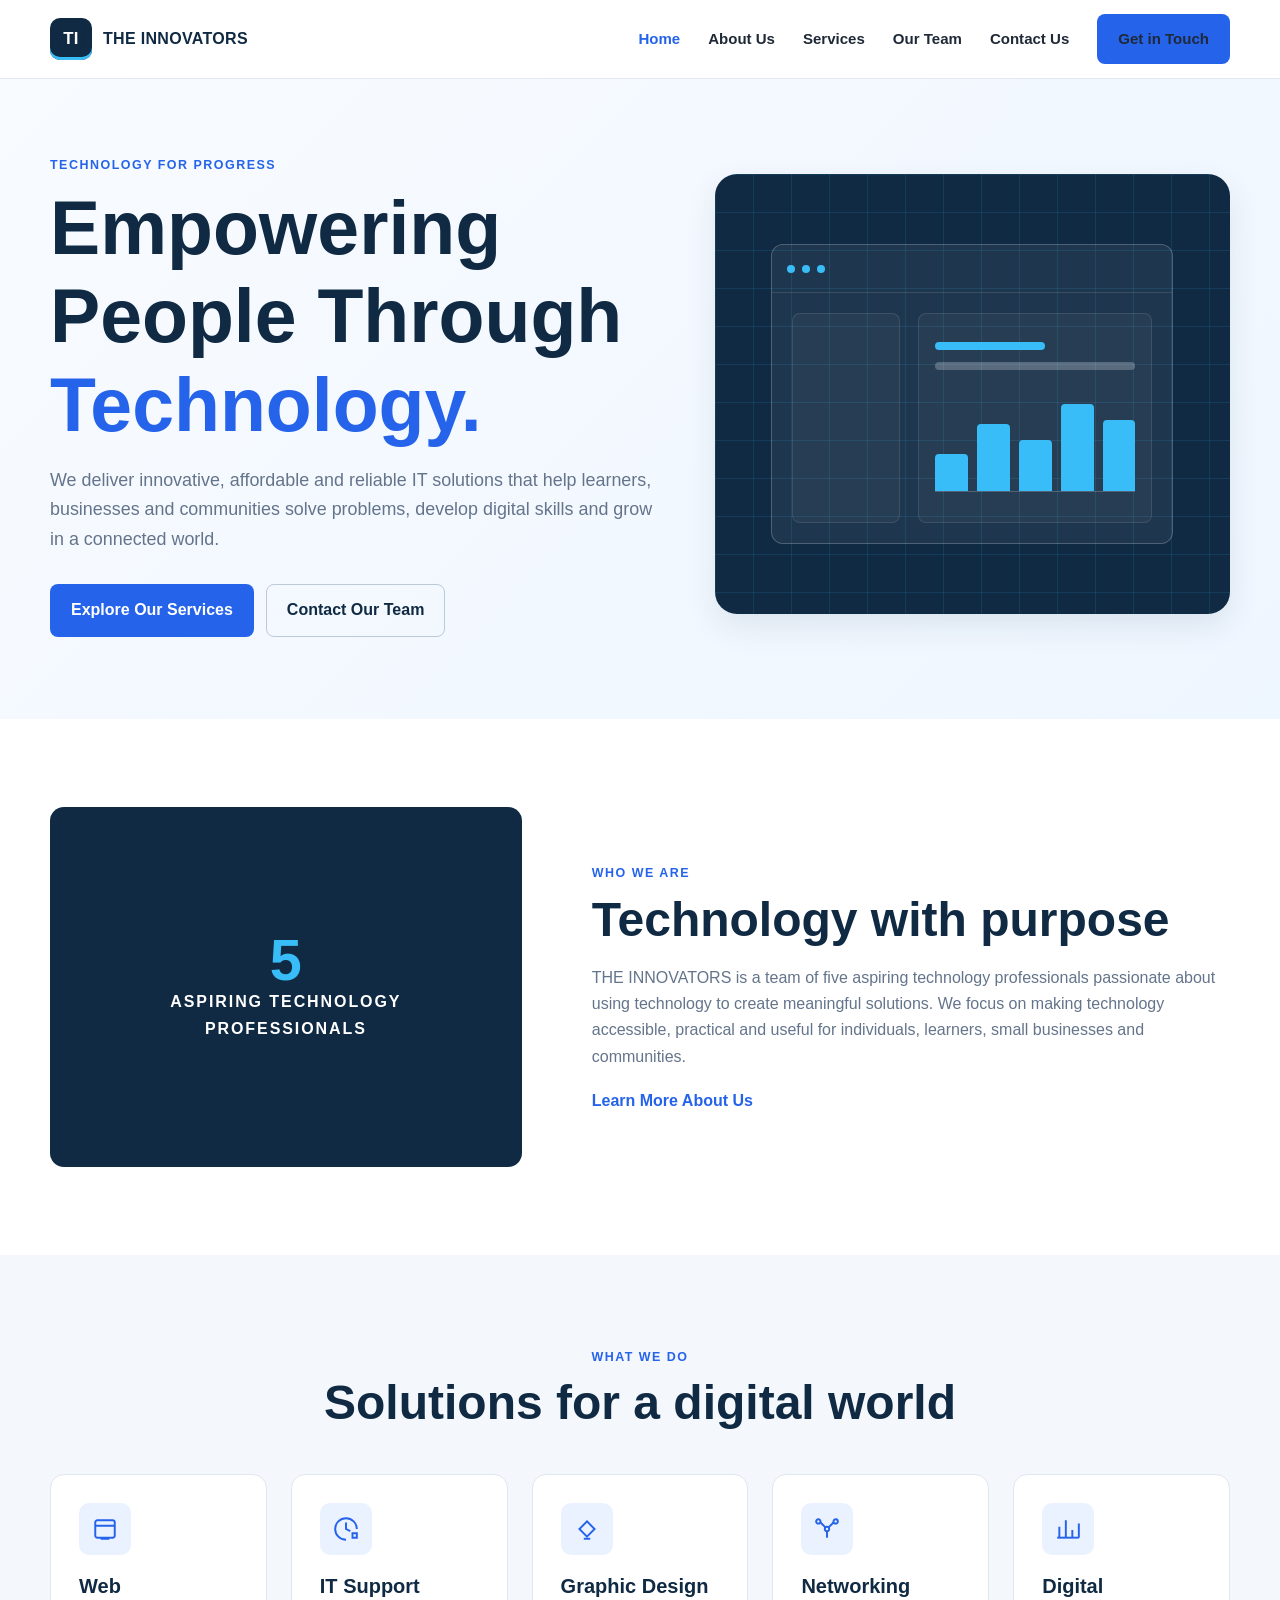
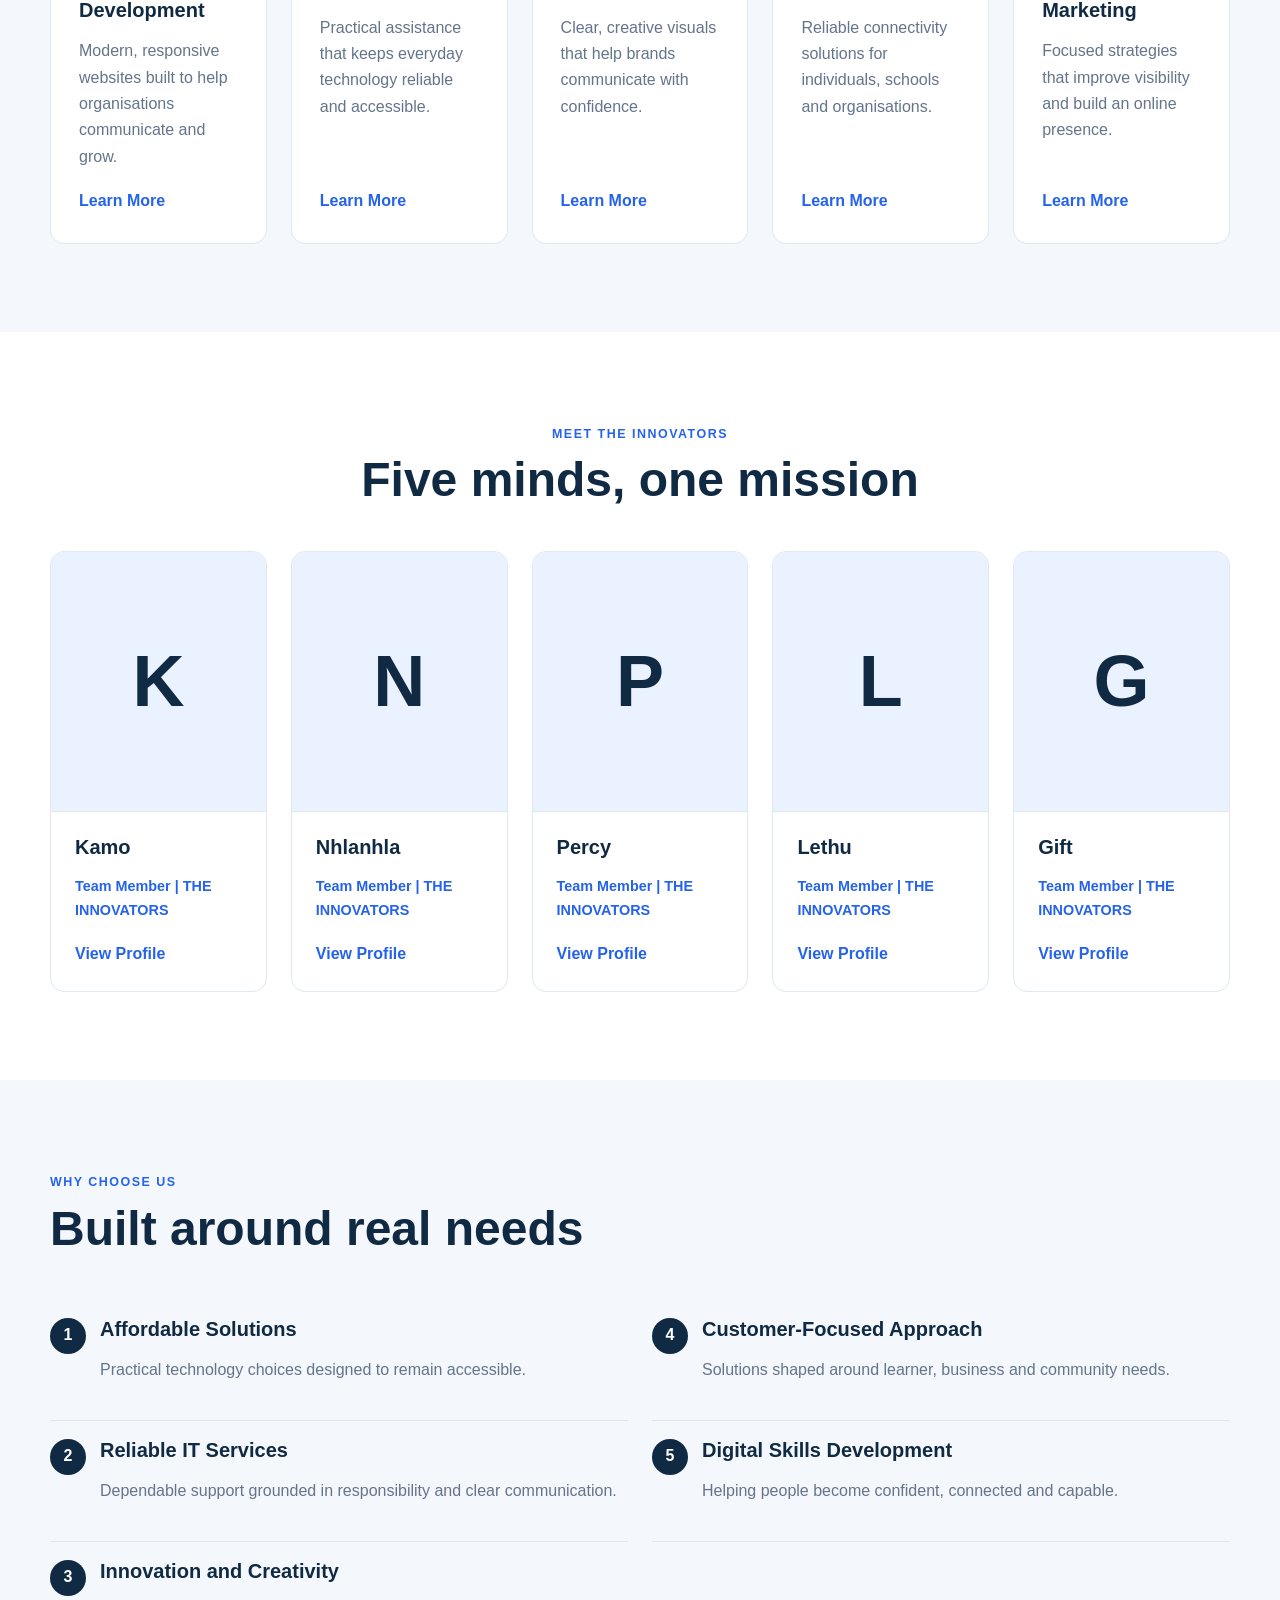
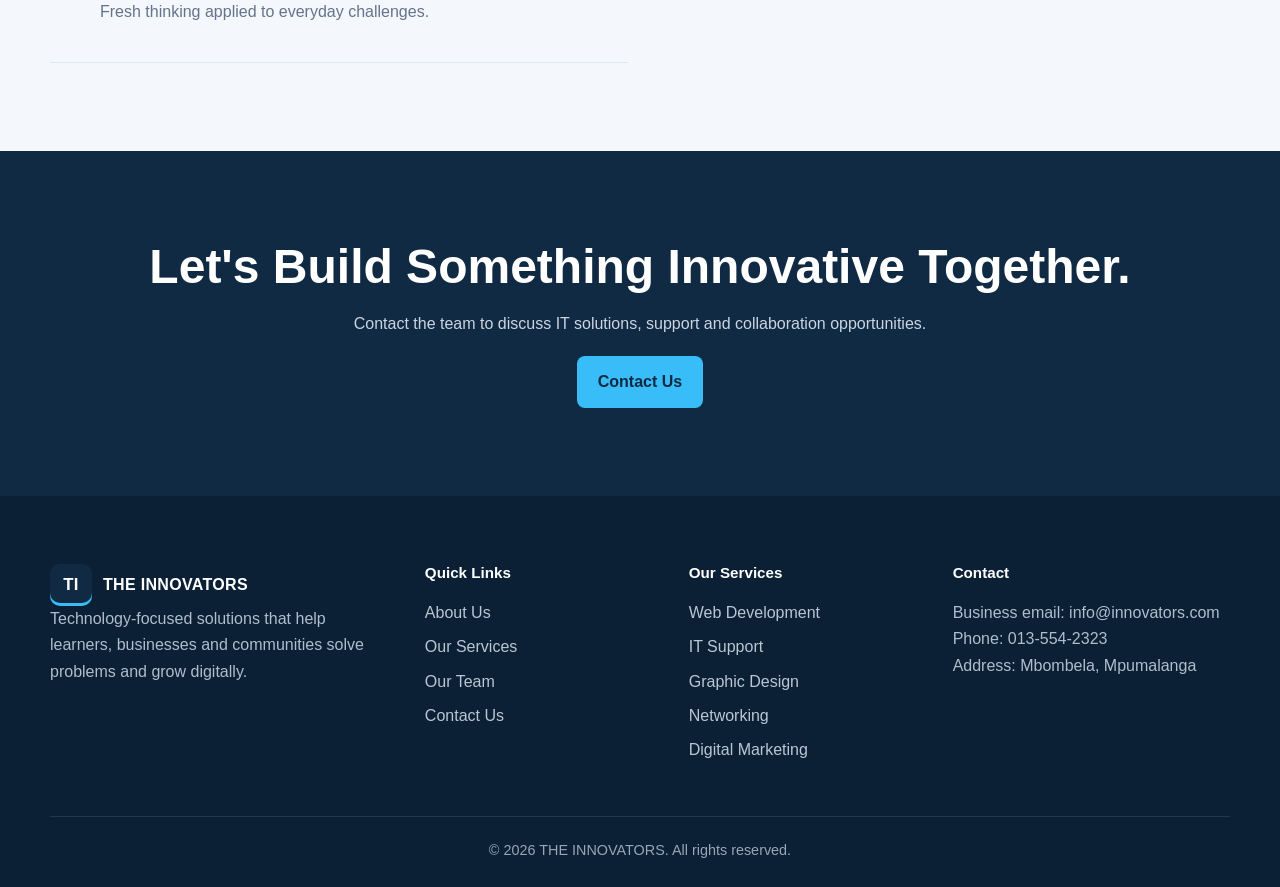
<file: index.html>
<!doctype html>
<html lang="en-ZA">
<head>
  <meta charset="utf-8">
  <meta name="viewport" content="width=device-width, initial-scale=1">
  <meta name="description" content="THE INNOVATORS provides affordable web development, IT support, graphic design, networking and digital marketing solutions.">
  <title>THE INNOVATORS | Innovating Today. Empowering Tomorrow.</title>
  <link rel="stylesheet" href="assets/css/style.css">
</head>
<body>
  <header class="site-header">
    <div class="container navbar">
      <a class="brand" href="index.html" aria-label="THE INNOVATORS home"><span class="brand-mark">TI</span><span class="brand-text">THE INNOVATORS</span></a>
      <button class="nav-toggle" type="button" aria-label="Open navigation" aria-expanded="false"><span></span><span></span><span></span></button>
      <nav class="nav-links" aria-label="Main navigation">
        <a class="active" href="index.html">Home</a><a href="about.html">About Us</a><a href="services.html">Services</a><a href="team.html">Our Team</a><a href="contact.html">Contact Us</a><a class="btn" href="contact.html">Get in Touch</a>
      </nav>
    </div>
  </header>

  <main>
    <section class="hero">
      <div class="container hero-grid">
        <div class="hero-copy">
          <span class="eyebrow">Technology for progress</span>
          <h1>Empowering People Through <span>Technology.</span></h1>
          <p>We deliver innovative, affordable and reliable IT solutions that help learners, businesses and communities solve problems, develop digital skills and grow in a connected world.</p>
          <div class="hero-actions"><a class="btn" href="services.html">Explore Our Services</a><a class="btn btn-outline" href="contact.html">Contact Our Team</a></div>
        </div>
        <div class="hero-visual" aria-label="Abstract technology workspace illustration">
          <div class="visual-dashboard"><div class="visual-top"><i></i><i></i><i></i></div><div class="visual-content"><div class="visual-sidebar"></div><div class="visual-panel"><div class="visual-line short"></div><div class="visual-line"></div><div class="visual-chart"><span style="height:38%"></span><span style="height:68%"></span><span style="height:52%"></span><span style="height:88%"></span><span style="height:72%"></span></div></div></div></div>
        </div>
      </div>
    </section>

    <section class="section">
      <div class="container intro-grid">
        <div class="intro-panel"><div><strong>5</strong><span>aspiring technology professionals</span></div></div>
        <div><span class="eyebrow">Who We Are</span><h2>Technology with purpose</h2><p>THE INNOVATORS is a team of five aspiring technology professionals passionate about using technology to create meaningful solutions. We focus on making technology accessible, practical and useful for individuals, learners, small businesses and communities.</p><a class="text-link" href="about.html">Learn More About Us</a></div>
      </div>
    </section>

    <section class="section section-light">
      <div class="container">
        <div class="section-heading center"><span class="eyebrow">What We Do</span><h2>Solutions for a digital world</h2></div>
        <div class="grid-5">
          <a class="card service-card" href="services/web-development.html"><div class="icon-box"><svg viewBox="0 0 24 24" aria-hidden="true"><rect x="3" y="4" width="18" height="16" rx="2"/><path d="M3 9h18M8 21h8"/></svg></div><h3>Web Development</h3><p>Modern, responsive websites built to help organisations communicate and grow.</p><span class="text-link">Learn More</span></a>
          <a class="card service-card" href="services/it-support.html"><div class="icon-box"><svg viewBox="0 0 24 24" aria-hidden="true"><path d="M12 22a10 10 0 1 1 10-10"/><path d="M12 6v6l4 2"/><path d="M18 16h4v4h-4z"/></svg></div><h3>IT Support</h3><p>Practical assistance that keeps everyday technology reliable and accessible.</p><span class="text-link">Learn More</span></a>
          <a class="card service-card" href="services/design.html"><div class="icon-box"><svg viewBox="0 0 24 24" aria-hidden="true"><path d="M12 19l7-7-7-7-7 7z"/><path d="M9 21h6"/></svg></div><h3>Graphic Design</h3><p>Clear, creative visuals that help brands communicate with confidence.</p><span class="text-link">Learn More</span></a>
          <a class="card service-card" href="services/networking.html"><div class="icon-box"><svg viewBox="0 0 24 24" aria-hidden="true"><circle cx="12" cy="12" r="2"/><circle cx="4" cy="5" r="2"/><circle cx="20" cy="5" r="2"/><path d="M6 6l4.5 4.5M18 6l-4.5 4.5M12 14v6"/></svg></div><h3>Networking</h3><p>Reliable connectivity solutions for individuals, schools and organisations.</p><span class="text-link">Learn More</span></a>
          <a class="card service-card" href="services/marketing.html"><div class="icon-box"><svg viewBox="0 0 24 24" aria-hidden="true"><path d="M4 20V10M10 20V4M16 20v-7M22 20V7"/><path d="M2 20h20"/></svg></div><h3>Digital Marketing</h3><p>Focused strategies that improve visibility and build an online presence.</p><span class="text-link">Learn More</span></a>
        </div>
      </div>
    </section>

    <section class="section">
      <div class="container">
        <div class="section-heading center"><span class="eyebrow">Meet The Innovators</span><h2>Five minds, one mission</h2></div>
        <div class="grid-5">
          <a class="card team-card" href="team/kamo.html"><div class="team-avatar">K</div><div class="team-card-content"><h3>Kamo</h3><p class="role">Team Member | THE INNOVATORS</p><span class="text-link">View Profile</span></div></a>
          <a class="card team-card" href="team/nhlanhla.html"><div class="team-avatar">N</div><div class="team-card-content"><h3>Nhlanhla</h3><p class="role">Team Member | THE INNOVATORS</p><span class="text-link">View Profile</span></div></a>
          <a class="card team-card" href="team/percy.html"><div class="team-avatar">P</div><div class="team-card-content"><h3>Percy</h3><p class="role">Team Member | THE INNOVATORS</p><span class="text-link">View Profile</span></div></a>
          <a class="card team-card" href="team/lethu.html"><div class="team-avatar">L</div><div class="team-card-content"><h3>Lethu</h3><p class="role">Team Member | THE INNOVATORS</p><span class="text-link">View Profile</span></div></a>
          <a class="card team-card" href="team/gift.html"><div class="team-avatar">G</div><div class="team-card-content"><h3>Gift</h3><p class="role">Team Member | THE INNOVATORS</p><span class="text-link">View Profile</span></div></a>
        </div>
      </div>
    </section>

    <section class="section section-light">
      <div class="container">
        <div class="section-heading"><span class="eyebrow">Why Choose Us</span><h2>Built around real needs</h2></div>
        <div class="grid-2">
          <div><div class="value-item"><span class="value-number">1</span><div><h3>Affordable Solutions</h3><p>Practical technology choices designed to remain accessible.</p></div></div><div class="value-item"><span class="value-number">2</span><div><h3>Reliable IT Services</h3><p>Dependable support grounded in responsibility and clear communication.</p></div></div><div class="value-item"><span class="value-number">3</span><div><h3>Innovation and Creativity</h3><p>Fresh thinking applied to everyday challenges.</p></div></div></div>
          <div><div class="value-item"><span class="value-number">4</span><div><h3>Customer-Focused Approach</h3><p>Solutions shaped around learner, business and community needs.</p></div></div><div class="value-item"><span class="value-number">5</span><div><h3>Digital Skills Development</h3><p>Helping people become confident, connected and capable.</p></div></div></div>
        </div>
      </div>
    </section>

    <section class="section cta"><div class="container"><h2>Let's Build Something Innovative Together.</h2><p>Contact the team to discuss IT solutions, support and collaboration opportunities.</p><a class="btn" href="contact.html">Contact Us</a></div></section>
  </main>

  <footer class="site-footer"><div class="container"><div class="footer-grid">
    <div><a class="brand" href="index.html"><span class="brand-mark">TI</span><span>THE INNOVATORS</span></a><p>Technology-focused solutions that help learners, businesses and communities solve problems and grow digitally.</p></div>
    <div><h3 class="footer-title">Quick Links</h3><ul class="footer-links"><li><a href="about.html">About Us</a></li><li><a href="services.html">Our Services</a></li><li><a href="team.html">Our Team</a></li><li><a href="contact.html">Contact Us</a></li></ul></div>
    <div><h3 class="footer-title">Our Services</h3><ul class="footer-links"><li><a href="services/web-development.html">Web Development</a></li><li><a href="services/it-support.html">IT Support</a></li><li><a href="services/design.html">Graphic Design</a></li><li><a href="services/networking.html">Networking</a></li><li><a href="services/marketing.html">Digital Marketing</a></li></ul></div>
    <div><h3 class="footer-title">Contact</h3><p>Business email: info@innovators.com<br>Phone: 013-554-2323<br>Address: Mbombela, Mpumalanga</p></div>
  </div><div class="footer-bottom">&copy; <span data-current-year></span> THE INNOVATORS. All rights reserved.</div></div></footer>
  <script src="assets/js/script.js"></script>
</body>
</html>
</file>
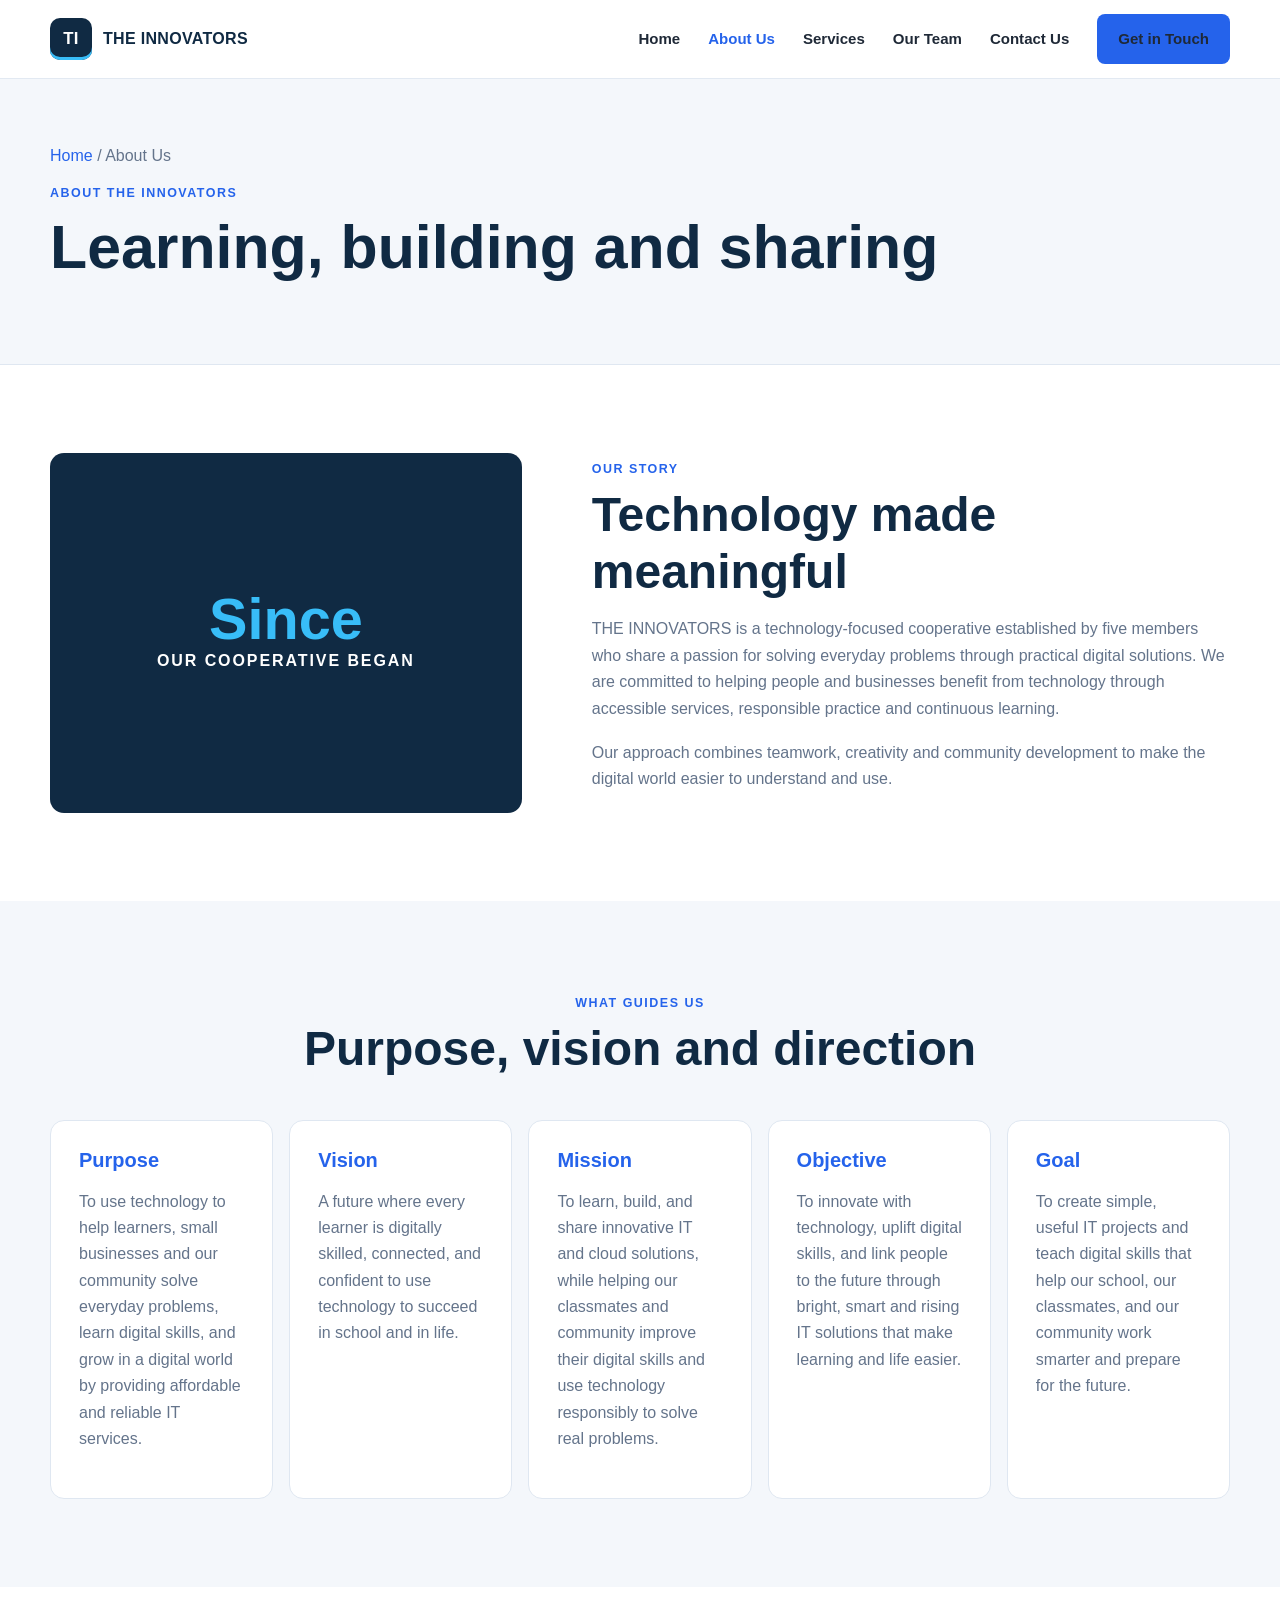
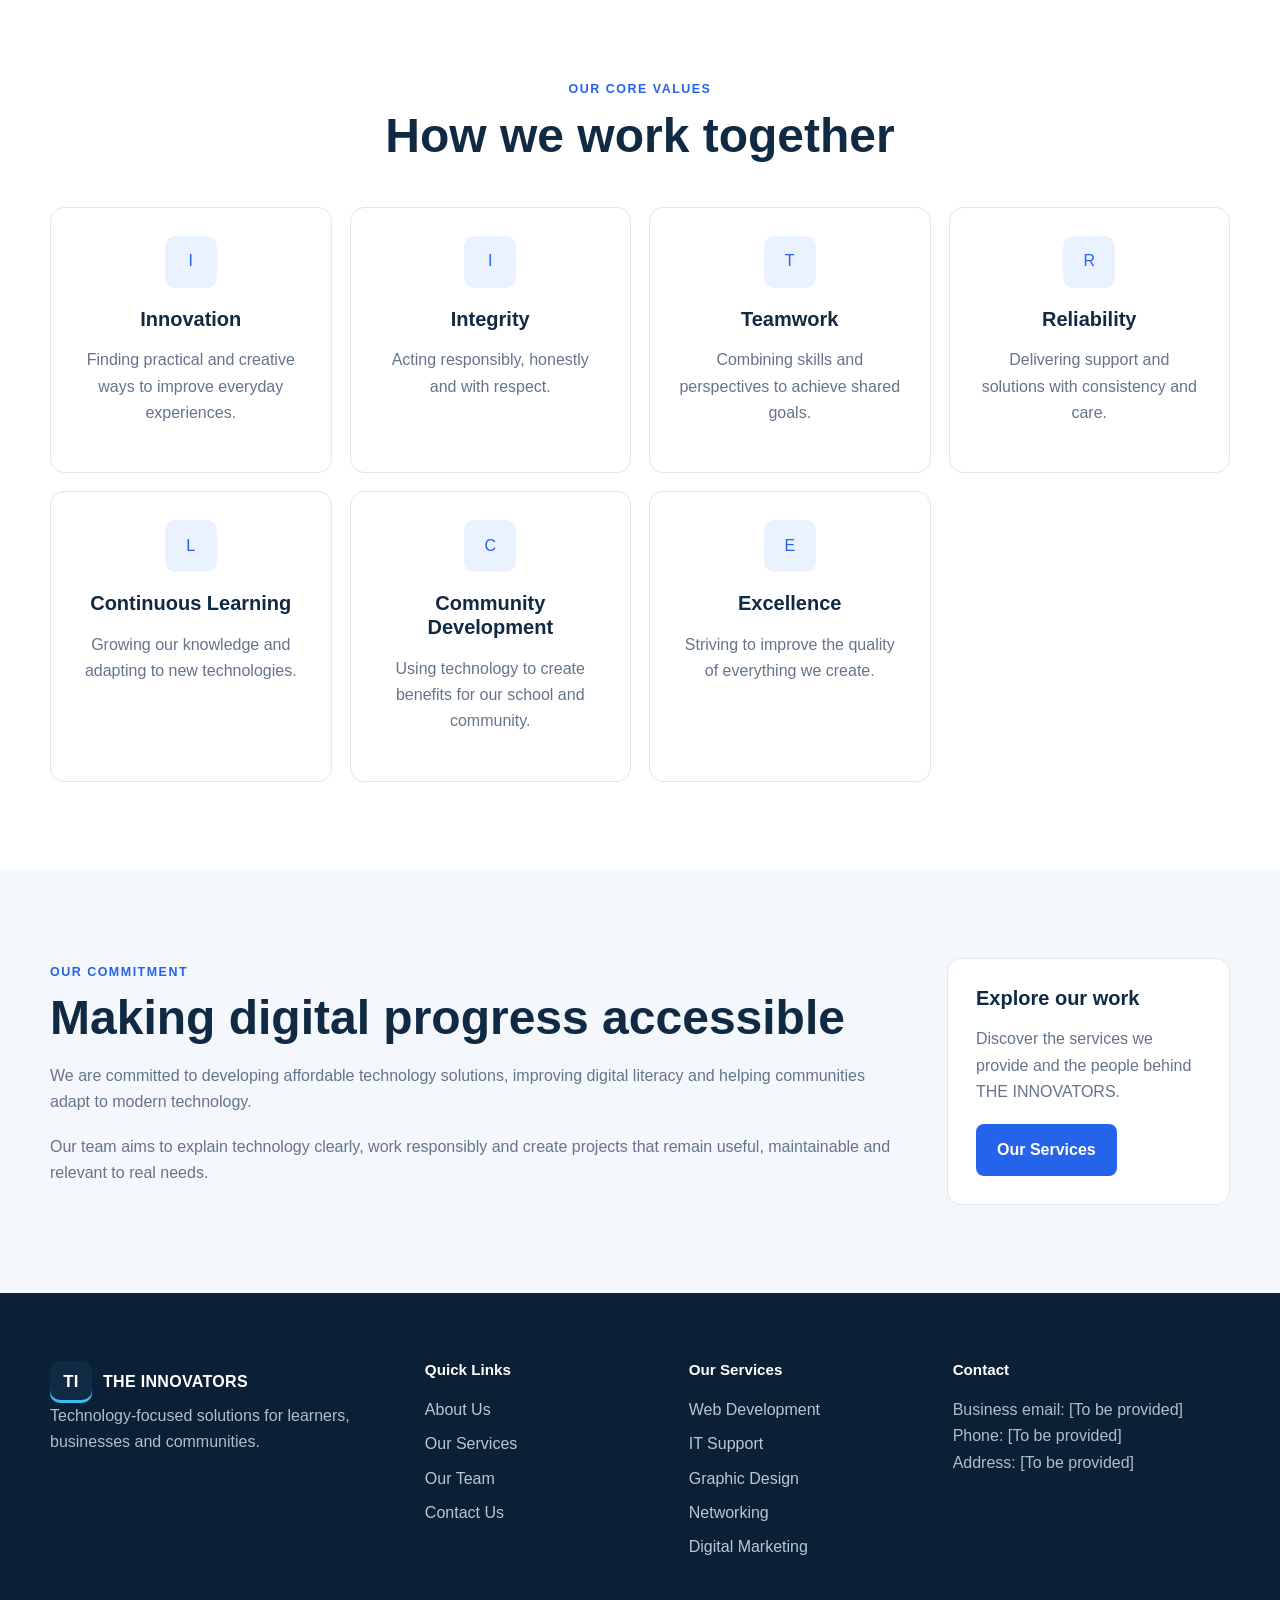
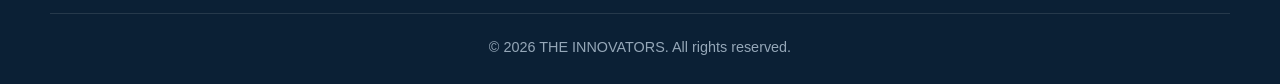
<file: about.html>
<!doctype html>
<html lang="en-ZA">
<head>
  <meta charset="utf-8"><meta name="viewport" content="width=device-width, initial-scale=1">
  <meta name="description" content="Learn about THE INNOVATORS, our purpose, vision, mission, objective, goal and core values.">
  <title>About Us | THE INNOVATORS</title><link rel="stylesheet" href="assets/css/style.css">
</head>
<body>
  <header class="site-header"><div class="container navbar"><a class="brand" href="index.html" aria-label="THE INNOVATORS home"><span class="brand-mark">TI</span><span class="brand-text">THE INNOVATORS</span></a><button class="nav-toggle" type="button" aria-label="Open navigation" aria-expanded="false"><span></span><span></span><span></span></button><nav class="nav-links" aria-label="Main navigation"><a href="index.html">Home</a><a class="active" href="about.html">About Us</a><a href="services.html">Services</a><a href="team.html">Our Team</a><a href="contact.html">Contact Us</a><a class="btn" href="contact.html">Get in Touch</a></nav></div></header>
  <main>
    <section class="page-banner"><div class="container"><div class="breadcrumb"><a href="index.html">Home</a> / About Us</div><span class="eyebrow">About The Innovators</span><h1>Learning, building and sharing</h1></div></section>
    <section class="section"><div class="container intro-grid"><div class="intro-panel"><div><strong>Since</strong><span>our cooperative began</span></div></div><div><span class="eyebrow">Our Story</span><h2>Technology made meaningful</h2><p>THE INNOVATORS is a technology-focused cooperative established by five members who share a passion for solving everyday problems through practical digital solutions. We are committed to helping people and businesses benefit from technology through accessible services, responsible practice and continuous learning.</p><p>Our approach combines teamwork, creativity and community development to make the digital world easier to understand and use.</p></div></div></section>
    <section class="section section-light"><div class="container"><div class="section-heading center"><span class="eyebrow">What Guides Us</span><h2>Purpose, vision and direction</h2></div><div class="purpose-grid">
      <article class="card statement-card"><h3>Purpose</h3><p>To use technology to help learners, small businesses and our community solve everyday problems, learn digital skills, and grow in a digital world by providing affordable and reliable IT services.</p></article>
      <article class="card statement-card"><h3>Vision</h3><p>A future where every learner is digitally skilled, connected, and confident to use technology to succeed in school and in life.</p></article>
      <article class="card statement-card"><h3>Mission</h3><p>To learn, build, and share innovative IT and cloud solutions, while helping our classmates and community improve their digital skills and use technology responsibly to solve real problems.</p></article>
      <article class="card statement-card"><h3>Objective</h3><p>To innovate with technology, uplift digital skills, and link people to the future through bright, smart and rising IT solutions that make learning and life easier.</p></article>
      <article class="card statement-card"><h3>Goal</h3><p>To create simple, useful IT projects and teach digital skills that help our school, our classmates, and our community work smarter and prepare for the future.</p></article>
    </div></div></section>
    <section class="section"><div class="container"><div class="section-heading center"><span class="eyebrow">Our Core Values</span><h2>How we work together</h2></div><div class="values-grid">
      <article class="card value-card"><div class="icon-box">I</div><h3>Innovation</h3><p>Finding practical and creative ways to improve everyday experiences.</p></article>
      <article class="card value-card"><div class="icon-box">I</div><h3>Integrity</h3><p>Acting responsibly, honestly and with respect.</p></article>
      <article class="card value-card"><div class="icon-box">T</div><h3>Teamwork</h3><p>Combining skills and perspectives to achieve shared goals.</p></article>
      <article class="card value-card"><div class="icon-box">R</div><h3>Reliability</h3><p>Delivering support and solutions with consistency and care.</p></article>
      <article class="card value-card"><div class="icon-box">L</div><h3>Continuous Learning</h3><p>Growing our knowledge and adapting to new technologies.</p></article>
      <article class="card value-card"><div class="icon-box">C</div><h3>Community Development</h3><p>Using technology to create benefits for our school and community.</p></article>
      <article class="card value-card"><div class="icon-box">E</div><h3>Excellence</h3><p>Striving to improve the quality of everything we create.</p></article>
    </div></div></section>
    <section class="section section-light"><div class="container detail-layout"><div><span class="eyebrow">Our Commitment</span><h2>Making digital progress accessible</h2><p>We are committed to developing affordable technology solutions, improving digital literacy and helping communities adapt to modern technology.</p><p>Our team aims to explain technology clearly, work responsibly and create projects that remain useful, maintainable and relevant to real needs.</p></div><aside class="card detail-aside"><h3>Explore our work</h3><p>Discover the services we provide and the people behind THE INNOVATORS.</p><a class="btn" href="services.html">Our Services</a></aside></div></section>
  </main>
  <footer class="site-footer"><div class="container"><div class="footer-grid"><div><a class="brand" href="index.html"><span class="brand-mark">TI</span><span>THE INNOVATORS</span></a><p>Technology-focused solutions for learners, businesses and communities.</p></div><div><h3 class="footer-title">Quick Links</h3><ul class="footer-links"><li><a href="about.html">About Us</a></li><li><a href="services.html">Our Services</a></li><li><a href="team.html">Our Team</a></li><li><a href="contact.html">Contact Us</a></li></ul></div><div><h3 class="footer-title">Our Services</h3><ul class="footer-links"><li><a href="services/web-development.html">Web Development</a></li><li><a href="services/it-support.html">IT Support</a></li><li><a href="services/design.html">Graphic Design</a></li><li><a href="services/networking.html">Networking</a></li><li><a href="services/marketing.html">Digital Marketing</a></li></ul></div><div><h3 class="footer-title">Contact</h3><p>Business email: [To be provided]<br>Phone: [To be provided]<br>Address: [To be provided]</p></div></div><div class="footer-bottom">&copy; <span data-current-year></span> THE INNOVATORS. All rights reserved.</div></div></footer>
  <script src="assets/js/script.js"></script>
</body>
</html>
</file>
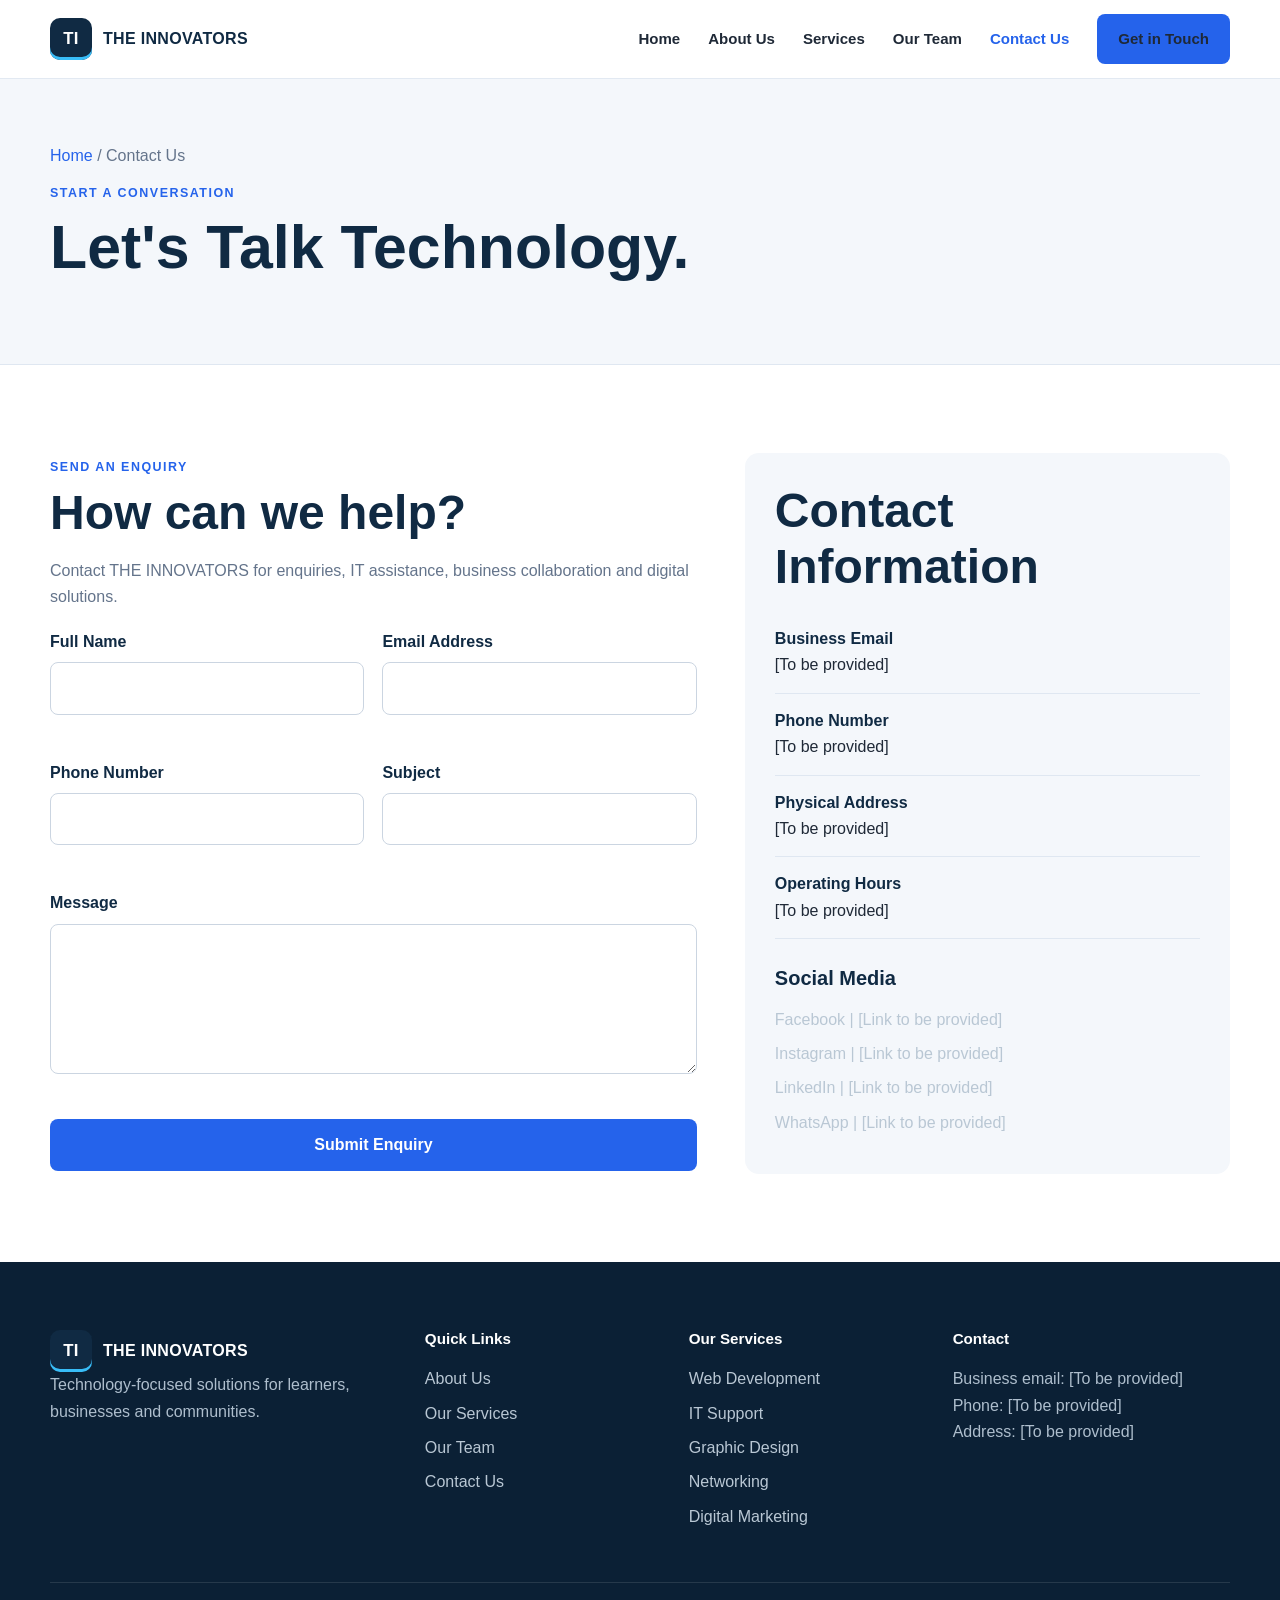
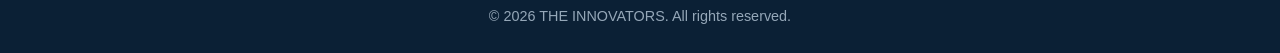
<file: contact.html>
<!doctype html>
<html lang="en-ZA">
<head>
  <meta charset="utf-8"><meta name="viewport" content="width=device-width, initial-scale=1">
  <meta name="description" content="Contact THE INNOVATORS for IT enquiries, assistance, business collaboration and digital solutions.">
  <title>Contact Us | THE INNOVATORS</title><link rel="stylesheet" href="assets/css/style.css">
</head>
<body>
  <header class="site-header"><div class="container navbar"><a class="brand" href="index.html"><span class="brand-mark">TI</span><span class="brand-text">THE INNOVATORS</span></a><button class="nav-toggle" type="button" aria-label="Open navigation" aria-expanded="false"><span></span><span></span><span></span></button><nav class="nav-links" aria-label="Main navigation"><a href="index.html">Home</a><a href="about.html">About Us</a><a href="services.html">Services</a><a href="team.html">Our Team</a><a class="active" href="contact.html">Contact Us</a><a class="btn" href="contact.html">Get in Touch</a></nav></div></header>
  <main>
    <section class="page-banner"><div class="container"><div class="breadcrumb"><a href="index.html">Home</a> / Contact Us</div><span class="eyebrow">Start a Conversation</span><h1>Let's Talk Technology.</h1></div></section>
    <section class="section"><div class="container"><div class="contact-layout">
      <div><span class="eyebrow">Send an Enquiry</span><h2>How can we help?</h2><p>Contact THE INNOVATORS for enquiries, IT assistance, business collaboration and digital solutions.</p>
        <form id="contact-form" novalidate>
          <div class="form-grid">
            <div class="form-field"><label for="full-name">Full Name</label><input id="full-name" name="fullName" type="text" autocomplete="name" required><span class="field-error" id="full-name-error"></span></div>
            <div class="form-field"><label for="email">Email Address</label><input id="email" name="email" type="email" autocomplete="email" required><span class="field-error" id="email-error"></span></div>
            <div class="form-field"><label for="phone">Phone Number</label><input id="phone" name="phone" type="tel" autocomplete="tel" required><span class="field-error" id="phone-error"></span></div>
            <div class="form-field"><label for="subject">Subject</label><input id="subject" name="subject" type="text" required><span class="field-error" id="subject-error"></span></div>
            <div class="form-field full"><label for="message">Message</label><textarea id="message" name="message" required></textarea><span class="field-error" id="message-error"></span></div>
            <div class="form-field full"><button class="btn" type="submit">Submit Enquiry</button></div>
          </div>
          <div id="form-status" class="form-status" role="status" aria-live="polite"></div>
        </form>
      </div>
      <aside class="contact-panel"><h2>Contact Information</h2><div class="contact-item"><strong>Business Email</strong><span>[To be provided]</span></div><div class="contact-item"><strong>Phone Number</strong><span>[To be provided]</span></div><div class="contact-item"><strong>Physical Address</strong><span>[To be provided]</span></div><div class="contact-item"><strong>Operating Hours</strong><span>[To be provided]</span></div><h3 style="margin-top:28px">Social Media</h3><ul class="footer-links"><li><a href="#" aria-label="Facebook placeholder">Facebook | [Link to be provided]</a></li><li><a href="#" aria-label="Instagram placeholder">Instagram | [Link to be provided]</a></li><li><a href="#" aria-label="LinkedIn placeholder">LinkedIn | [Link to be provided]</a></li><li><a href="#" aria-label="WhatsApp placeholder">WhatsApp | [Link to be provided]</a></li></ul></aside>
    </div></div></section>
  </main>
  <footer class="site-footer"><div class="container"><div class="footer-grid"><div><a class="brand" href="index.html"><span class="brand-mark">TI</span><span>THE INNOVATORS</span></a><p>Technology-focused solutions for learners, businesses and communities.</p></div><div><h3 class="footer-title">Quick Links</h3><ul class="footer-links"><li><a href="about.html">About Us</a></li><li><a href="services.html">Our Services</a></li><li><a href="team.html">Our Team</a></li><li><a href="contact.html">Contact Us</a></li></ul></div><div><h3 class="footer-title">Our Services</h3><ul class="footer-links"><li><a href="services/web-development.html">Web Development</a></li><li><a href="services/it-support.html">IT Support</a></li><li><a href="services/design.html">Graphic Design</a></li><li><a href="services/networking.html">Networking</a></li><li><a href="services/marketing.html">Digital Marketing</a></li></ul></div><div><h3 class="footer-title">Contact</h3><p>Business email: [To be provided]<br>Phone: [To be provided]<br>Address: [To be provided]</p></div></div><div class="footer-bottom">&copy; <span data-current-year></span> THE INNOVATORS. All rights reserved.</div></div></footer>
  <script src="assets/js/script.js"></script>
</body>
</html>
</file>
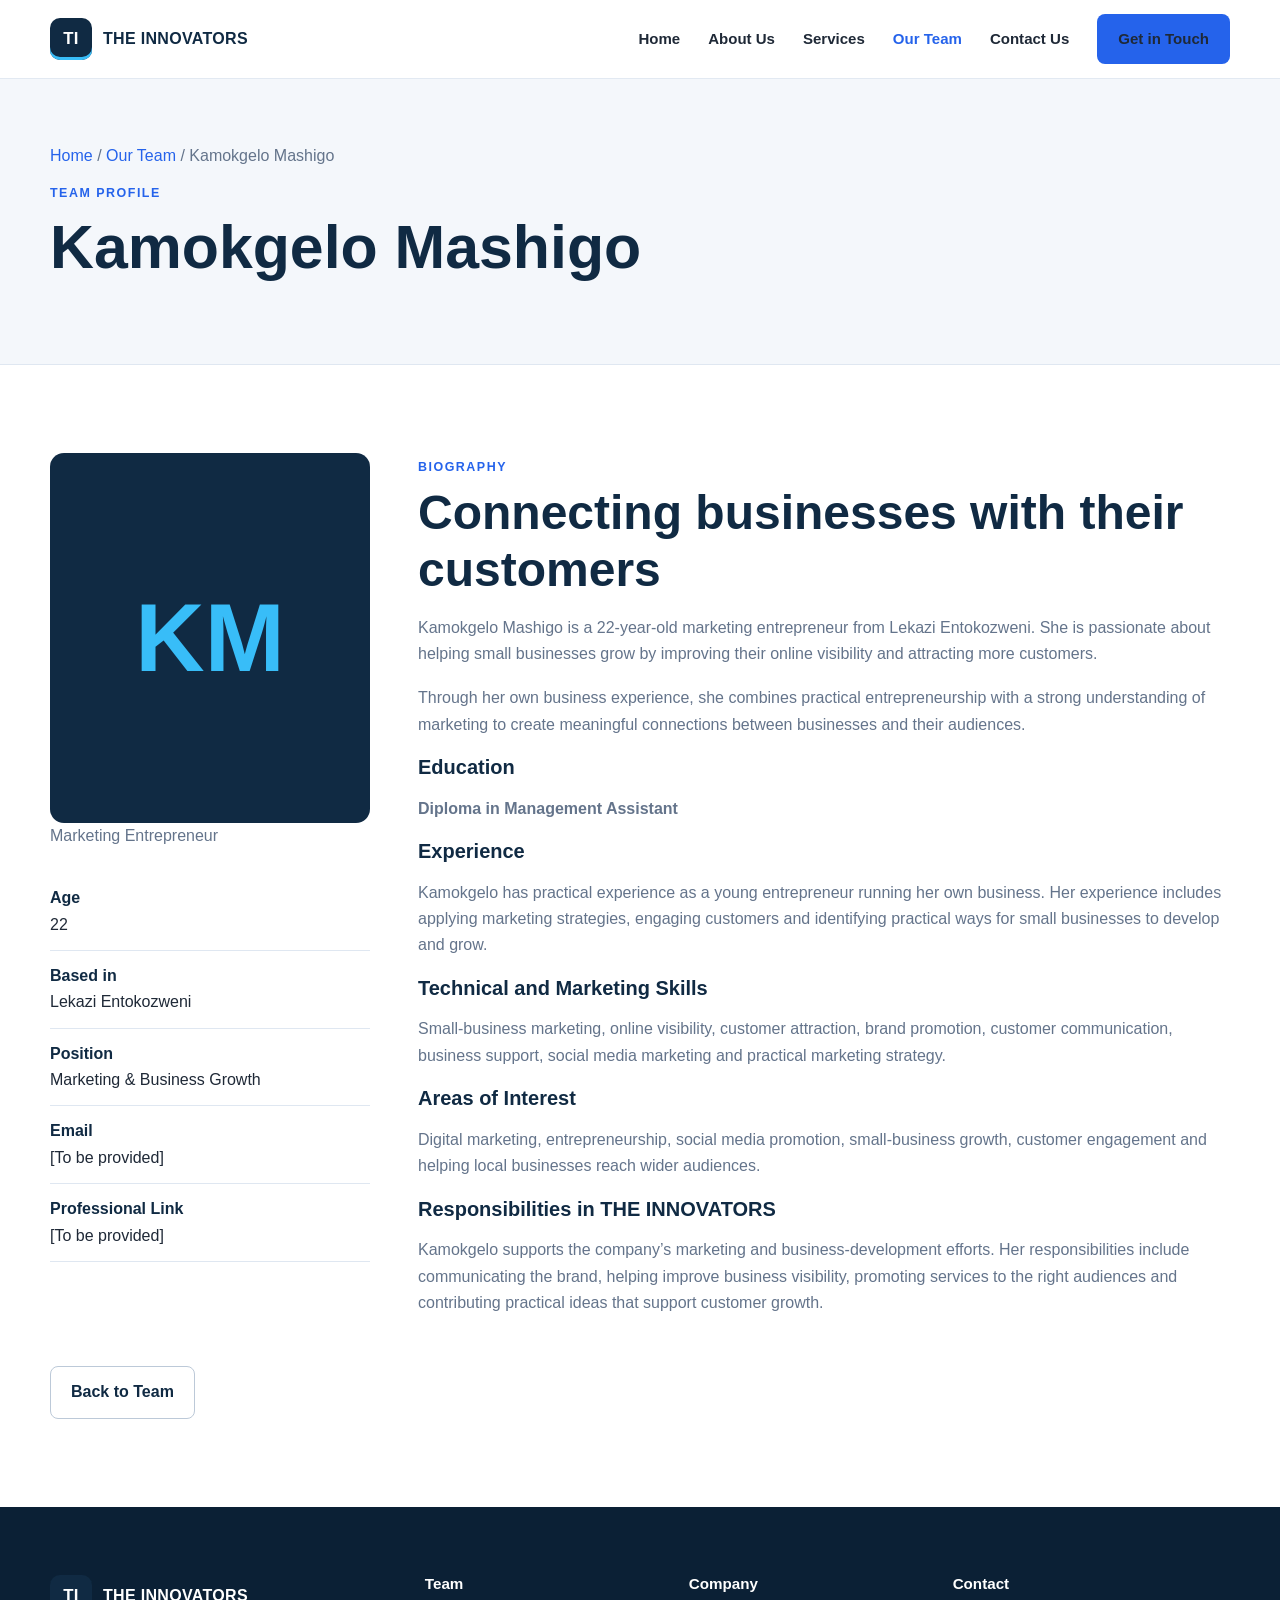
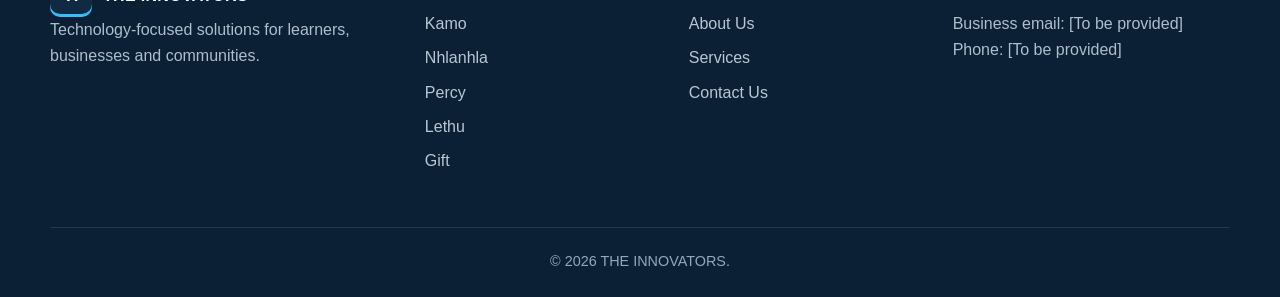
<file: kamo.html>
<!doctype html><html lang="en-ZA"><head><meta charset="utf-8"><meta name="viewport" content="width=device-width,initial-scale=1"><meta name="description" content="Kamokgelo Mashigo, marketing entrepreneur and team member of THE INNOVATORS."><title>Kamokgelo Mashigo | THE INNOVATORS</title><link rel="stylesheet" href="../assets/css/style.css"></head><body>
<header class="site-header"><div class="container navbar"><a class="brand" href="../index.html"><span class="brand-mark">TI</span><span class="brand-text">THE INNOVATORS</span></a><button class="nav-toggle" type="button" aria-label="Open navigation" aria-expanded="false"><span></span><span></span><span></span></button><nav class="nav-links"><a href="../index.html">Home</a><a href="../about.html">About Us</a><a href="../services.html">Services</a><a class="active" href="../team.html">Our Team</a><a href="../contact.html">Contact Us</a><a class="btn" href="../contact.html">Get in Touch</a></nav></div></header>
<main><section class="page-banner"><div class="container"><div class="breadcrumb"><a href="../index.html">Home</a> / <a href="../team.html">Our Team</a> / Kamokgelo Mashigo</div><span class="eyebrow">Team Profile</span><h1>Kamokgelo Mashigo</h1></div></section>
<section class="section"><div class="container profile-layout"><aside><div class="profile-photo" role="img" aria-label="Profile initial for Kamokgelo Mashigo">KM</div><p class="role">Marketing Entrepreneur</p><div class="profile-meta"><div><strong>Age</strong>22</div><div><strong>Based in</strong>Lekazi Entokozweni</div><div><strong>Position</strong>Marketing &amp; Business Growth</div><div><strong>Email</strong>[To be provided]</div><div><strong>Professional Link</strong>[To be provided]</div></div></aside><article><span class="eyebrow">Biography</span><h2>Connecting businesses with their customers</h2><p>Kamokgelo Mashigo is a 22-year-old marketing entrepreneur from Lekazi Entokozweni. She is passionate about helping small businesses grow by improving their online visibility and attracting more customers.</p><p>Through her own business experience, she combines practical entrepreneurship with a strong understanding of marketing to create meaningful connections between businesses and their audiences.</p><h3>Education</h3><p><strong>Diploma in Management Assistant</strong></p><h3>Experience</h3><p>Kamokgelo has practical experience as a young entrepreneur running her own business. Her experience includes applying marketing strategies, engaging customers and identifying practical ways for small businesses to develop and grow.</p><h3>Technical and Marketing Skills</h3><p>Small-business marketing, online visibility, customer attraction, brand promotion, customer communication, business support, social media marketing and practical marketing strategy.</p><h3>Areas of Interest</h3><p>Digital marketing, entrepreneurship, social media promotion, small-business growth, customer engagement and helping local businesses reach wider audiences.</p><h3>Responsibilities in THE INNOVATORS</h3><p>Kamokgelo supports the company’s marketing and business-development efforts. Her responsibilities include communicating the brand, helping improve business visibility, promoting services to the right audiences and contributing practical ideas that support customer growth.</p></article></div><div class="container" style="margin-top:32px"><a class="btn btn-outline" href="../team.html">Back to Team</a></div></section></main>
<footer class="site-footer"><div class="container"><div class="footer-grid"><div><a class="brand" href="../index.html"><span class="brand-mark">TI</span><span>THE INNOVATORS</span></a><p>Technology-focused solutions for learners, businesses and communities.</p></div><div><h3 class="footer-title">Team</h3><ul class="footer-links"><li><a href="kamo.html">Kamo</a></li><li><a href="nhlanhla.html">Nhlanhla</a></li><li><a href="percy.html">Percy</a></li><li><a href="lethu.html">Lethu</a></li><li><a href="gift.html">Gift</a></li></ul></div><div><h3 class="footer-title">Company</h3><ul class="footer-links"><li><a href="../about.html">About Us</a></li><li><a href="../services.html">Services</a></li><li><a href="../contact.html">Contact Us</a></li></ul></div><div><h3 class="footer-title">Contact</h3><p>Business email: [To be provided]<br>Phone: [To be provided]</p></div></div><div class="footer-bottom">&copy; <span data-current-year></span> THE INNOVATORS.</div></div></footer><script src="../assets/js/script.js"></script></body></html>
</file>
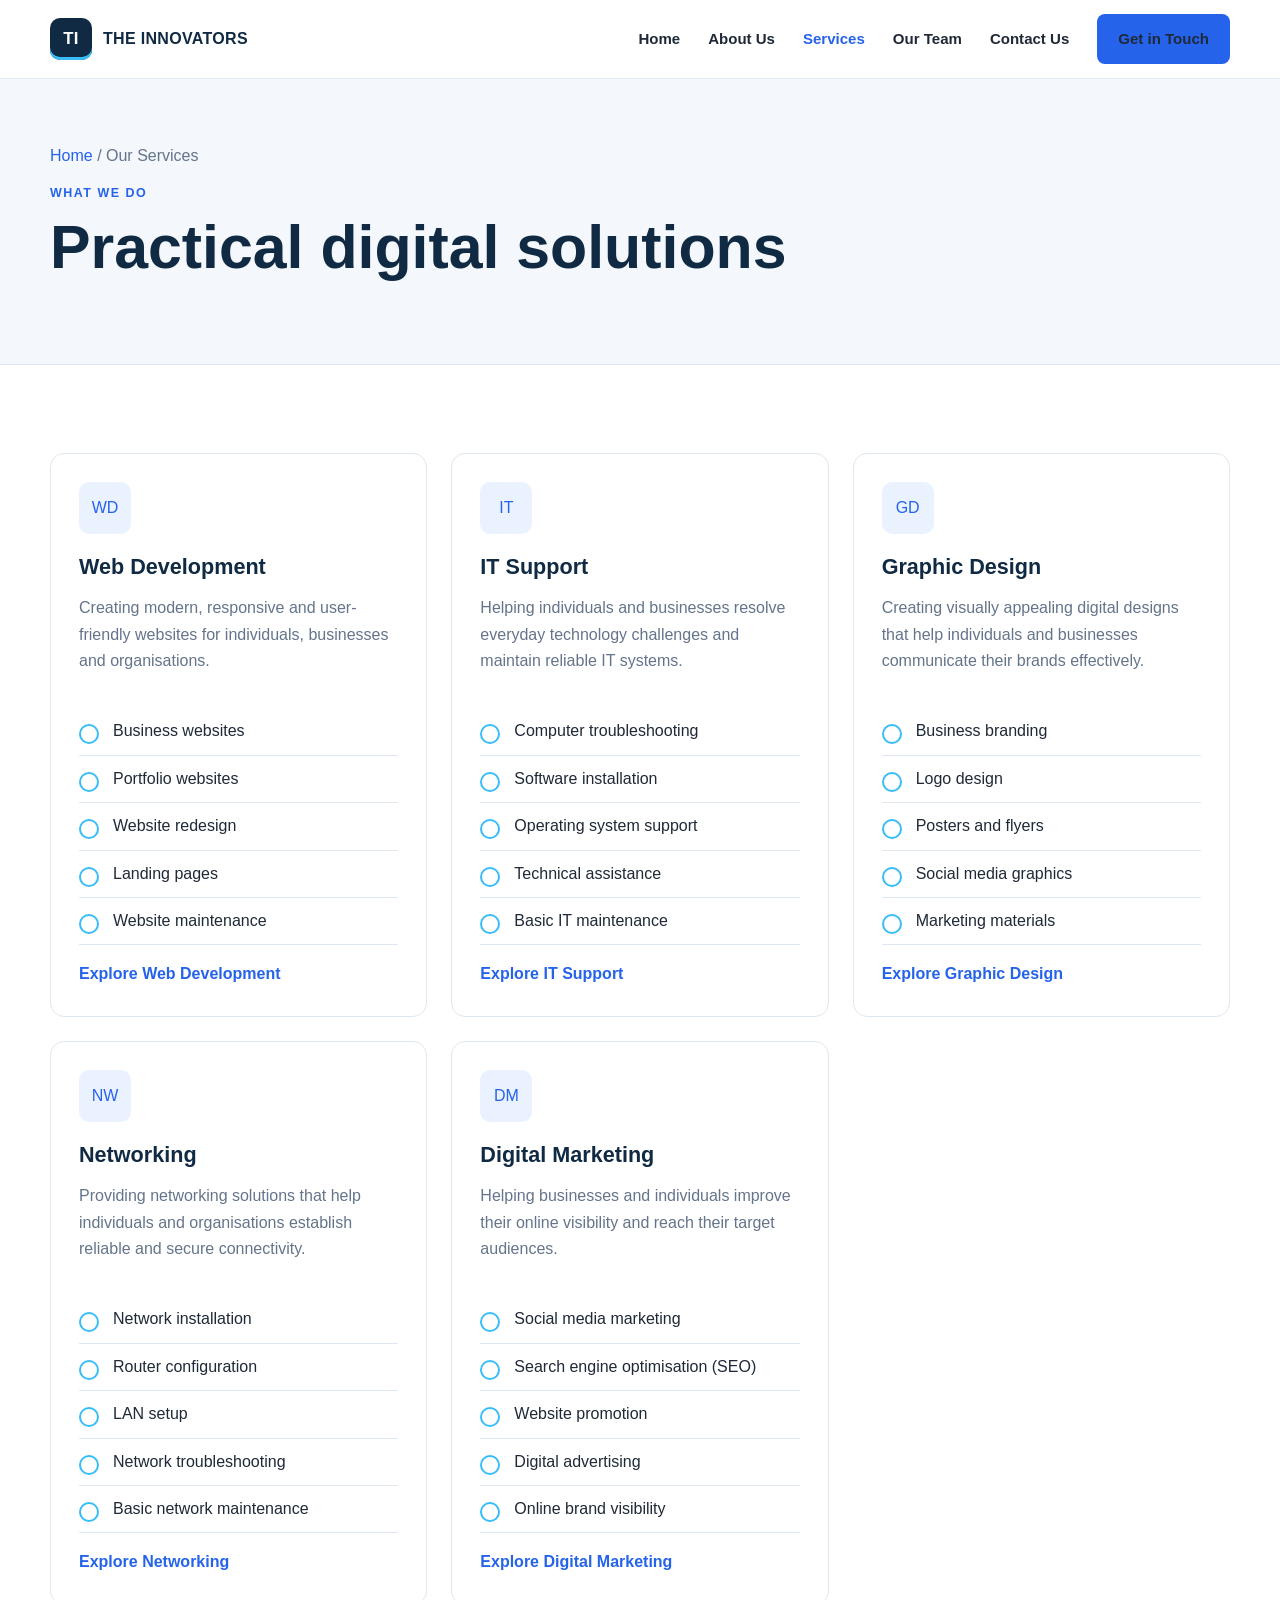
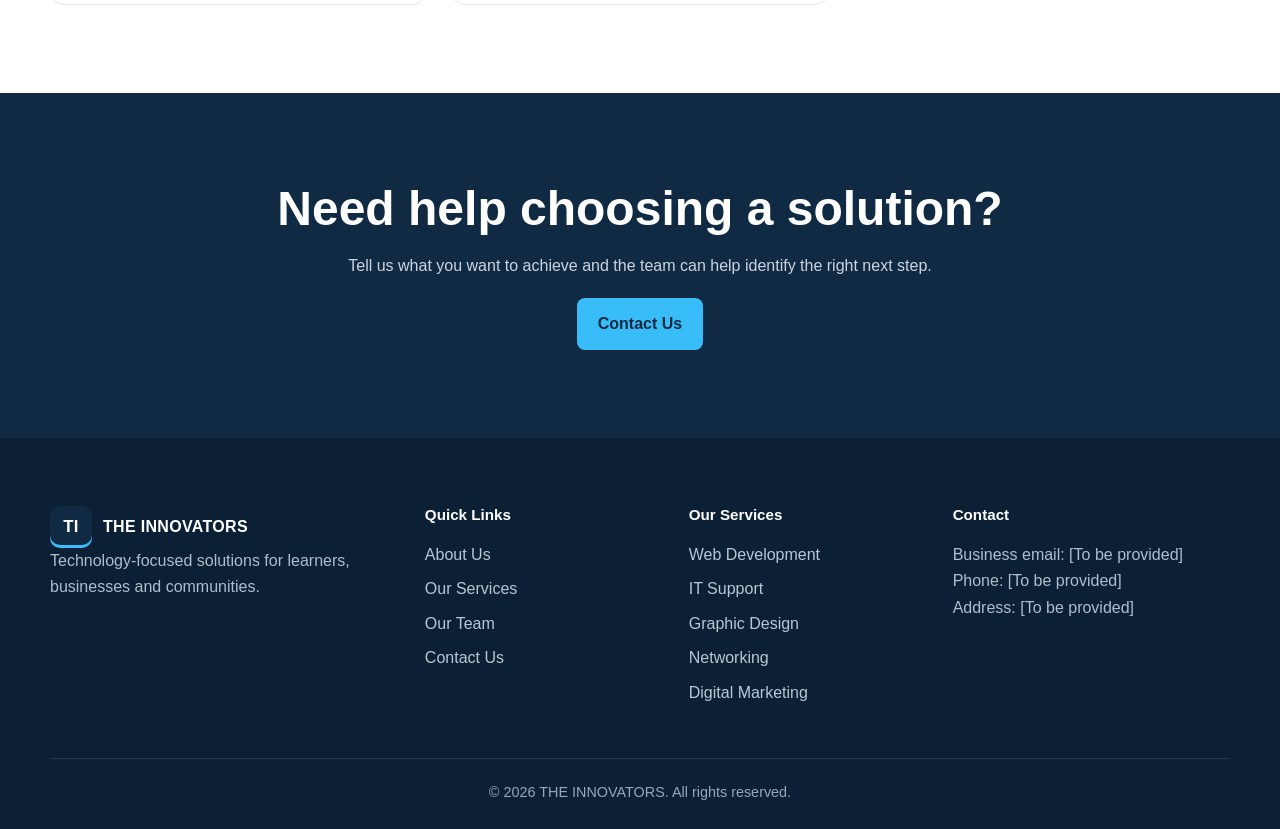
<file: services.html>
<!doctype html>
<html lang="en-ZA">
<head>
  <meta charset="utf-8"><meta name="viewport" content="width=device-width, initial-scale=1">
  <meta name="description" content="Explore web development, IT support, graphic design, networking and digital marketing services from THE INNOVATORS.">
  <title>Our Services | THE INNOVATORS</title><link rel="stylesheet" href="assets/css/style.css">
</head>
<body>
  <header class="site-header"><div class="container navbar"><a class="brand" href="index.html"><span class="brand-mark">TI</span><span class="brand-text">THE INNOVATORS</span></a><button class="nav-toggle" type="button" aria-label="Open navigation" aria-expanded="false"><span></span><span></span><span></span></button><nav class="nav-links" aria-label="Main navigation"><a href="index.html">Home</a><a href="about.html">About Us</a><a class="active" href="services.html">Services</a><a href="team.html">Our Team</a><a href="contact.html">Contact Us</a><a class="btn" href="contact.html">Get in Touch</a></nav></div></header>
  <main>
    <section class="page-banner"><div class="container"><div class="breadcrumb"><a href="index.html">Home</a> / Our Services</div><span class="eyebrow">What We Do</span><h1>Practical digital solutions</h1></div></section>
    <section class="section"><div class="container"><div class="grid-3">
      <a class="card service-card" href="services/web-development.html"><div class="icon-box">WD</div><h2 style="font-size:1.35rem">Web Development</h2><p>Creating modern, responsive and user-friendly websites for individuals, businesses and organisations.</p><ul class="check-list"><li>Business websites</li><li>Portfolio websites</li><li>Website redesign</li><li>Landing pages</li><li>Website maintenance</li></ul><span class="text-link">Explore Web Development</span></a>
      <a class="card service-card" href="services/it-support.html"><div class="icon-box">IT</div><h2 style="font-size:1.35rem">IT Support</h2><p>Helping individuals and businesses resolve everyday technology challenges and maintain reliable IT systems.</p><ul class="check-list"><li>Computer troubleshooting</li><li>Software installation</li><li>Operating system support</li><li>Technical assistance</li><li>Basic IT maintenance</li></ul><span class="text-link">Explore IT Support</span></a>
      <a class="card service-card" href="services/design.html"><div class="icon-box">GD</div><h2 style="font-size:1.35rem">Graphic Design</h2><p>Creating visually appealing digital designs that help individuals and businesses communicate their brands effectively.</p><ul class="check-list"><li>Business branding</li><li>Logo design</li><li>Posters and flyers</li><li>Social media graphics</li><li>Marketing materials</li></ul><span class="text-link">Explore Graphic Design</span></a>
      <a class="card service-card" href="services/networking.html"><div class="icon-box">NW</div><h2 style="font-size:1.35rem">Networking</h2><p>Providing networking solutions that help individuals and organisations establish reliable and secure connectivity.</p><ul class="check-list"><li>Network installation</li><li>Router configuration</li><li>LAN setup</li><li>Network troubleshooting</li><li>Basic network maintenance</li></ul><span class="text-link">Explore Networking</span></a>
      <a class="card service-card" href="services/marketing.html"><div class="icon-box">DM</div><h2 style="font-size:1.35rem">Digital Marketing</h2><p>Helping businesses and individuals improve their online visibility and reach their target audiences.</p><ul class="check-list"><li>Social media marketing</li><li>Search engine optimisation (SEO)</li><li>Website promotion</li><li>Digital advertising</li><li>Online brand visibility</li></ul><span class="text-link">Explore Digital Marketing</span></a>
    </div></div></section>
    <section class="section cta"><div class="container"><h2>Need help choosing a solution?</h2><p>Tell us what you want to achieve and the team can help identify the right next step.</p><a class="btn" href="contact.html">Contact Us</a></div></section>
  </main>
  <footer class="site-footer"><div class="container"><div class="footer-grid"><div><a class="brand" href="index.html"><span class="brand-mark">TI</span><span>THE INNOVATORS</span></a><p>Technology-focused solutions for learners, businesses and communities.</p></div><div><h3 class="footer-title">Quick Links</h3><ul class="footer-links"><li><a href="about.html">About Us</a></li><li><a href="services.html">Our Services</a></li><li><a href="team.html">Our Team</a></li><li><a href="contact.html">Contact Us</a></li></ul></div><div><h3 class="footer-title">Our Services</h3><ul class="footer-links"><li><a href="services/web-development.html">Web Development</a></li><li><a href="services/it-support.html">IT Support</a></li><li><a href="services/design.html">Graphic Design</a></li><li><a href="services/networking.html">Networking</a></li><li><a href="services/marketing.html">Digital Marketing</a></li></ul></div><div><h3 class="footer-title">Contact</h3><p>Business email: [To be provided]<br>Phone: [To be provided]<br>Address: [To be provided]</p></div></div><div class="footer-bottom">&copy; <span data-current-year></span> THE INNOVATORS. All rights reserved.</div></div></footer>
  <script src="assets/js/script.js"></script>
</body>
</html>
</file>
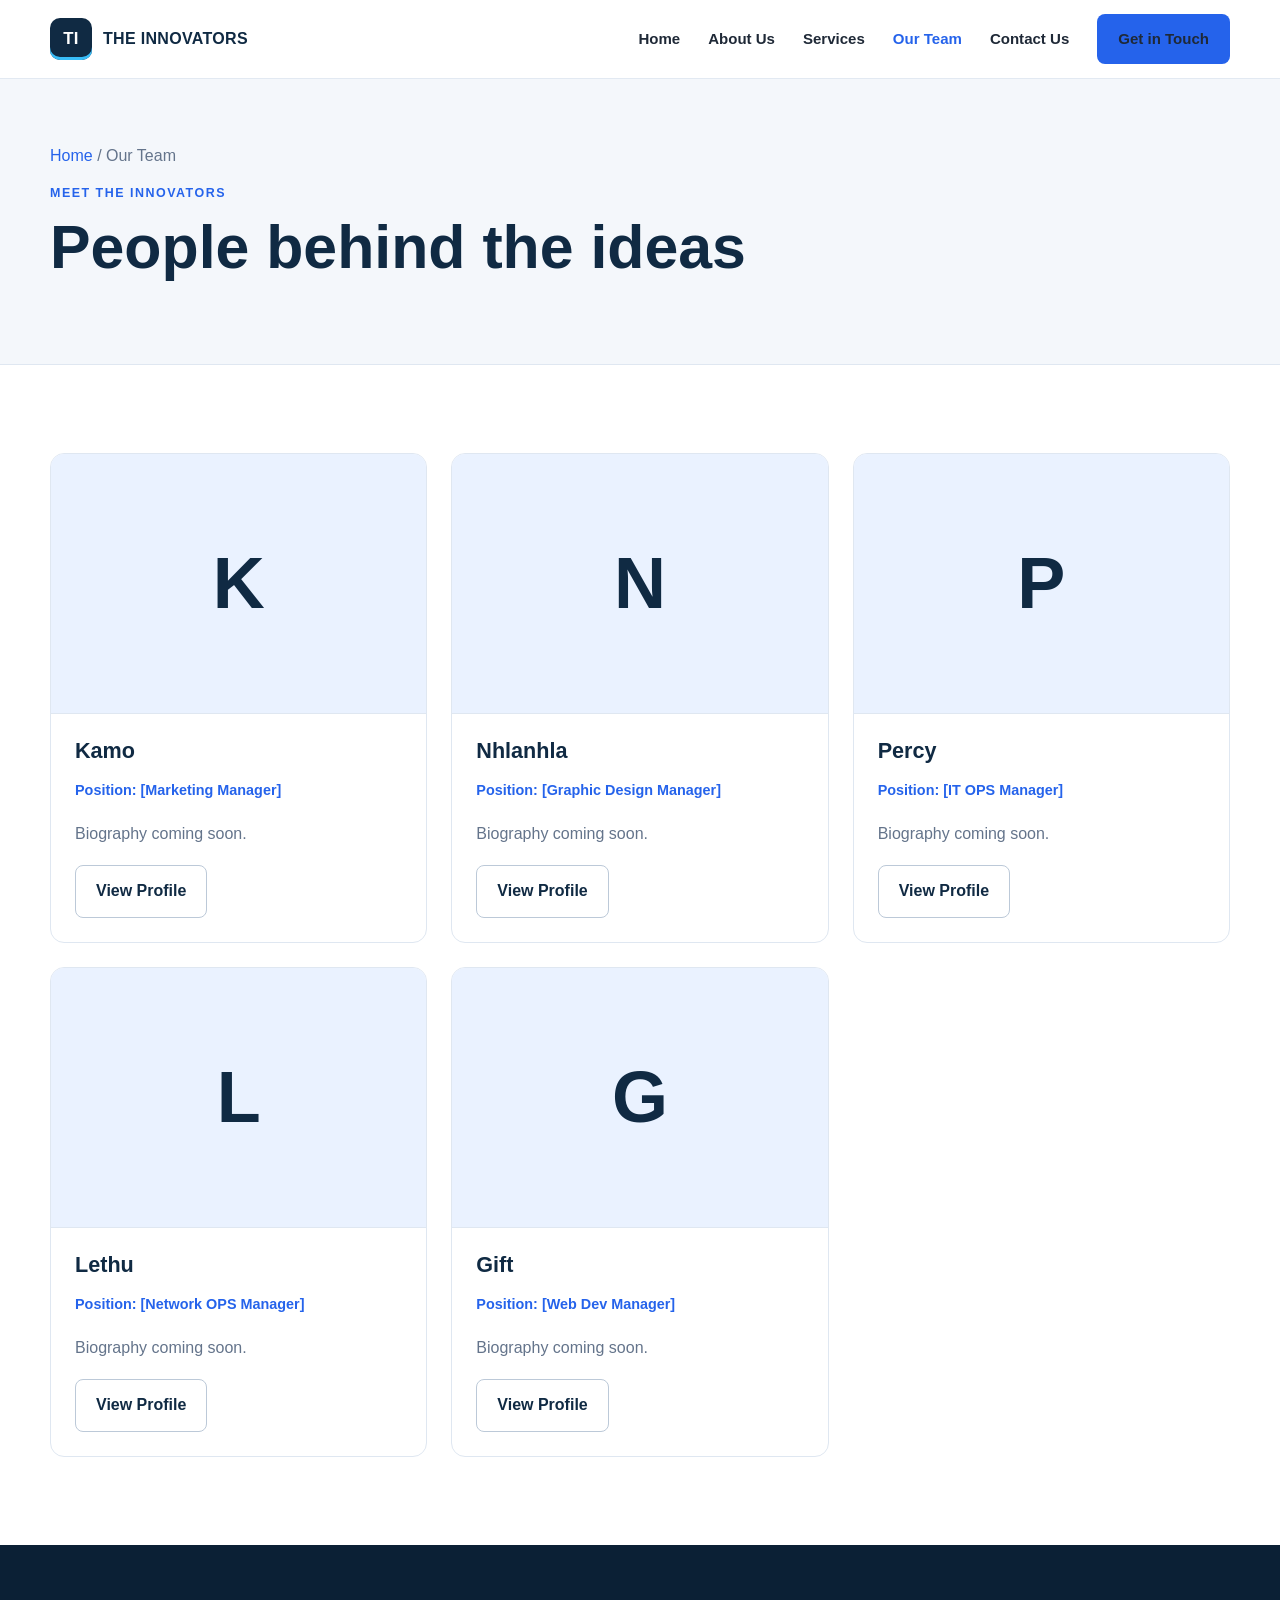
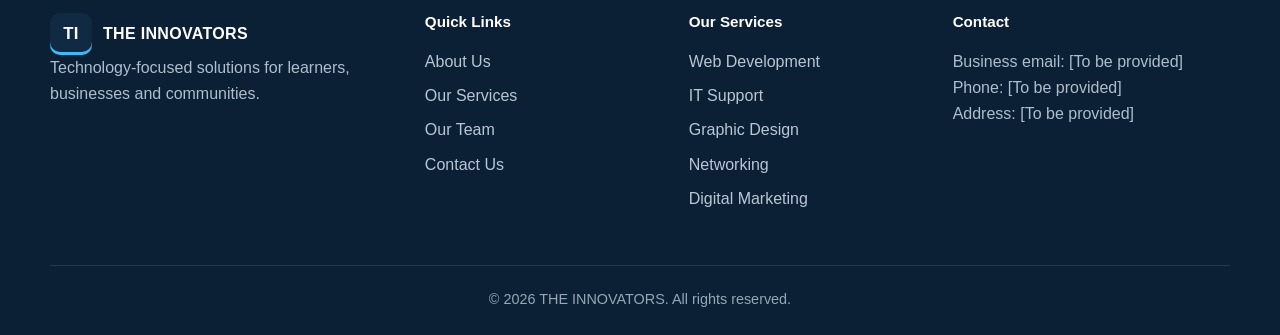
<file: team.html>
<!doctype html>
<html lang="en-ZA">
<head>
  <meta charset="utf-8"><meta name="viewport" content="width=device-width, initial-scale=1">
  <meta name="description" content="Meet the five team members of THE INNOVATORS technology cooperative.">
  <title>Our Team | THE INNOVATORS</title><link rel="stylesheet" href="assets/css/style.css">
</head>
<body>
  <header class="site-header"><div class="container navbar"><a class="brand" href="index.html"><span class="brand-mark">TI</span><span class="brand-text">THE INNOVATORS</span></a><button class="nav-toggle" type="button" aria-label="Open navigation" aria-expanded="false"><span></span><span></span><span></span></button><nav class="nav-links" aria-label="Main navigation"><a href="index.html">Home</a><a href="about.html">About Us</a><a href="services.html">Services</a><a class="active" href="team.html">Our Team</a><a href="contact.html">Contact Us</a><a class="btn" href="contact.html">Get in Touch</a></nav></div></header>
  <main>
    <section class="page-banner"><div class="container"><div class="breadcrumb"><a href="index.html">Home</a> / Our Team</div><span class="eyebrow">Meet The Innovators</span><h1>People behind the ideas</h1></div></section>
    <section class="section"><div class="container"><div class="grid-3">
      <a class="card team-card" href="team/kamo.html"><div class="team-avatar">K</div><div class="team-card-content"><h2 style="font-size:1.35rem">Kamo</h2><p class="role">Position: [Marketing Manager]</p><p>Biography coming soon.</p><span class="btn btn-outline">View Profile</span></div></a>
      <a class="card team-card" href="team/nhlanhla.html"><div class="team-avatar">N</div><div class="team-card-content"><h2 style="font-size:1.35rem">Nhlanhla</h2><p class="role">Position: [Graphic Design Manager]</p><p>Biography coming soon.</p><span class="btn btn-outline">View Profile</span></div></a>
      <a class="card team-card" href="team/percy.html"><div class="team-avatar">P</div><div class="team-card-content"><h2 style="font-size:1.35rem">Percy</h2><p class="role">Position: [IT OPS Manager]</p><p>Biography coming soon.</p><span class="btn btn-outline">View Profile</span></div></a>
      <a class="card team-card" href="team/lethu.html"><div class="team-avatar">L</div><div class="team-card-content"><h2 style="font-size:1.35rem">Lethu</h2><p class="role">Position: [Network OPS Manager]</p><p>Biography coming soon.</p><span class="btn btn-outline">View Profile</span></div></a>
      <a class="card team-card" href="team/gift.html"><div class="team-avatar">G</div><div class="team-card-content"><h2 style="font-size:1.35rem">Gift</h2><p class="role">Position: [Web Dev Manager]</p><p>Biography coming soon.</p><span class="btn btn-outline">View Profile</span></div></a>
    </div></div></section>
  </main>
  <footer class="site-footer"><div class="container"><div class="footer-grid"><div><a class="brand" href="index.html"><span class="brand-mark">TI</span><span>THE INNOVATORS</span></a><p>Technology-focused solutions for learners, businesses and communities.</p></div><div><h3 class="footer-title">Quick Links</h3><ul class="footer-links"><li><a href="about.html">About Us</a></li><li><a href="services.html">Our Services</a></li><li><a href="team.html">Our Team</a></li><li><a href="contact.html">Contact Us</a></li></ul></div><div><h3 class="footer-title">Our Services</h3><ul class="footer-links"><li><a href="services/web-development.html">Web Development</a></li><li><a href="services/it-support.html">IT Support</a></li><li><a href="services/design.html">Graphic Design</a></li><li><a href="services/networking.html">Networking</a></li><li><a href="services/marketing.html">Digital Marketing</a></li></ul></div><div><h3 class="footer-title">Contact</h3><p>Business email: [To be provided]<br>Phone: [To be provided]<br>Address: [To be provided]</p></div></div><div class="footer-bottom">&copy; <span data-current-year></span> THE INNOVATORS. All rights reserved.</div></div></footer>
  <script src="assets/js/script.js"></script>
</body>
</html>
</file>
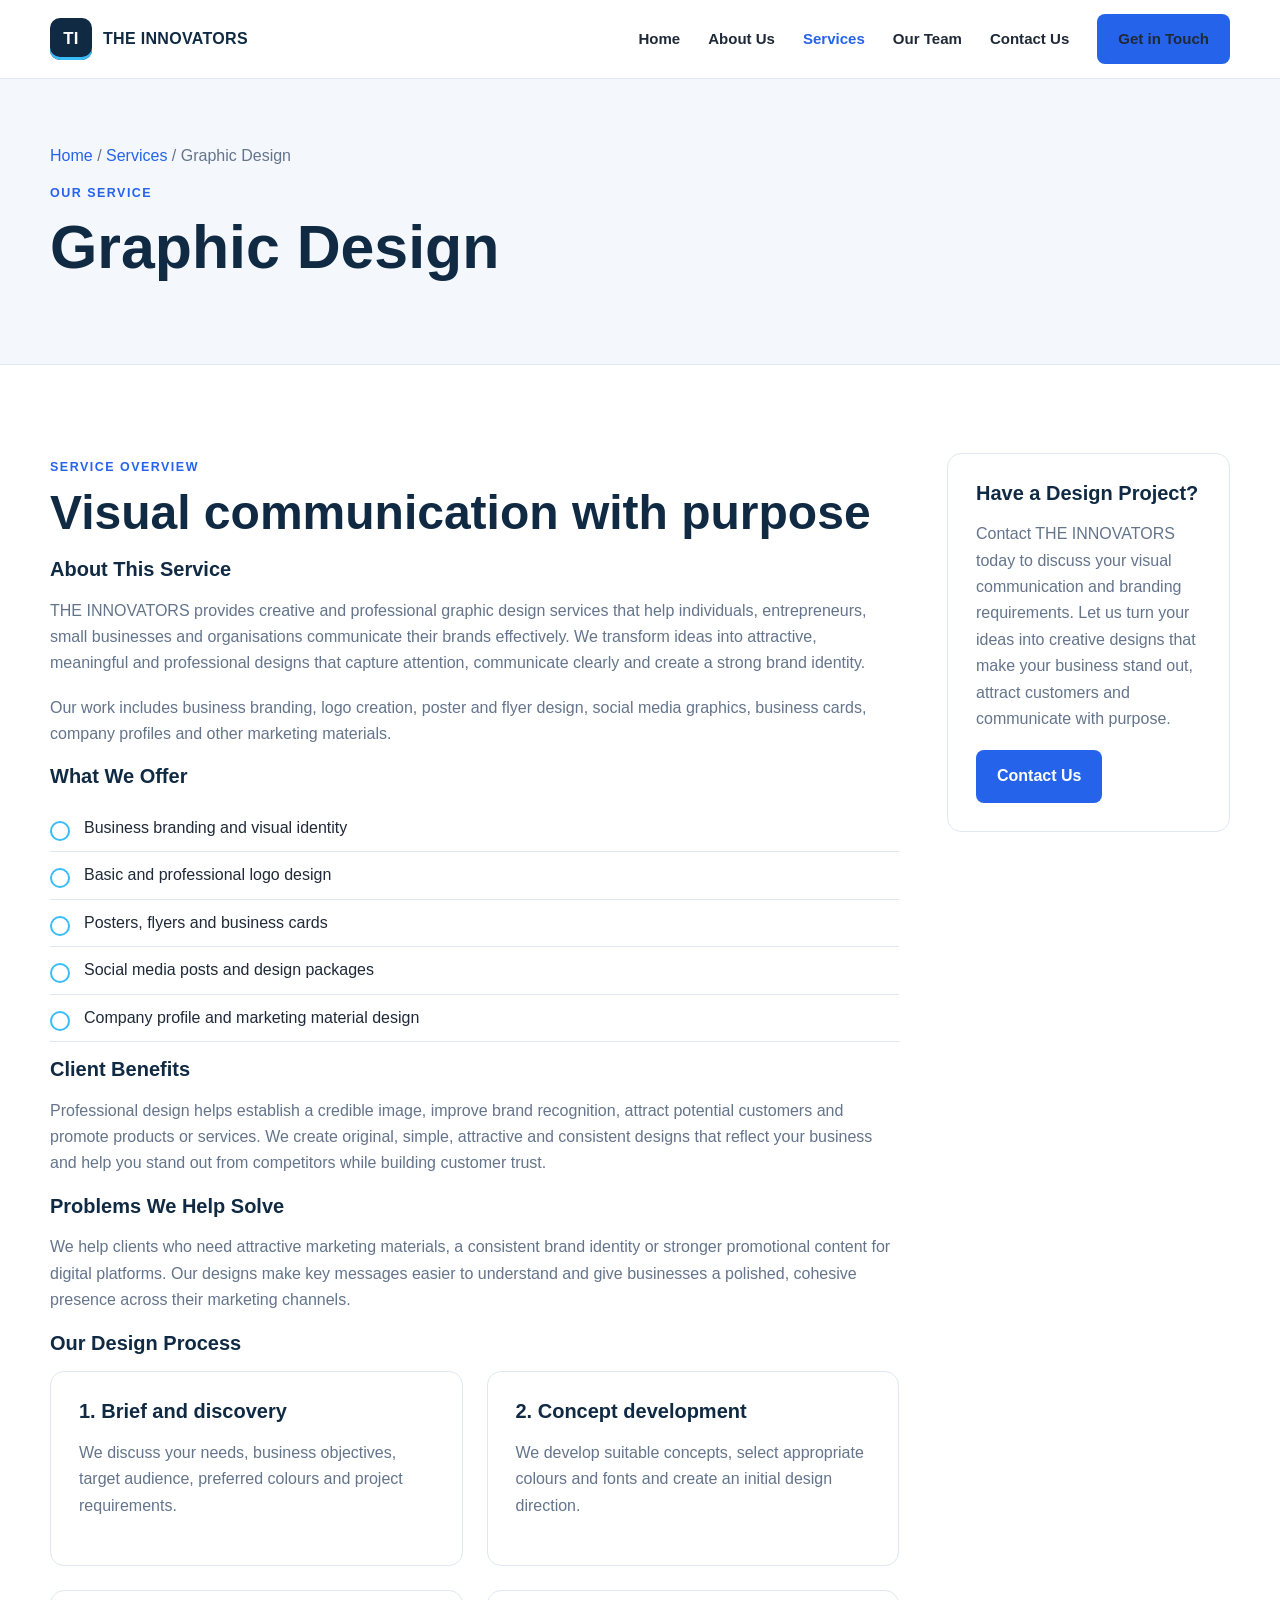
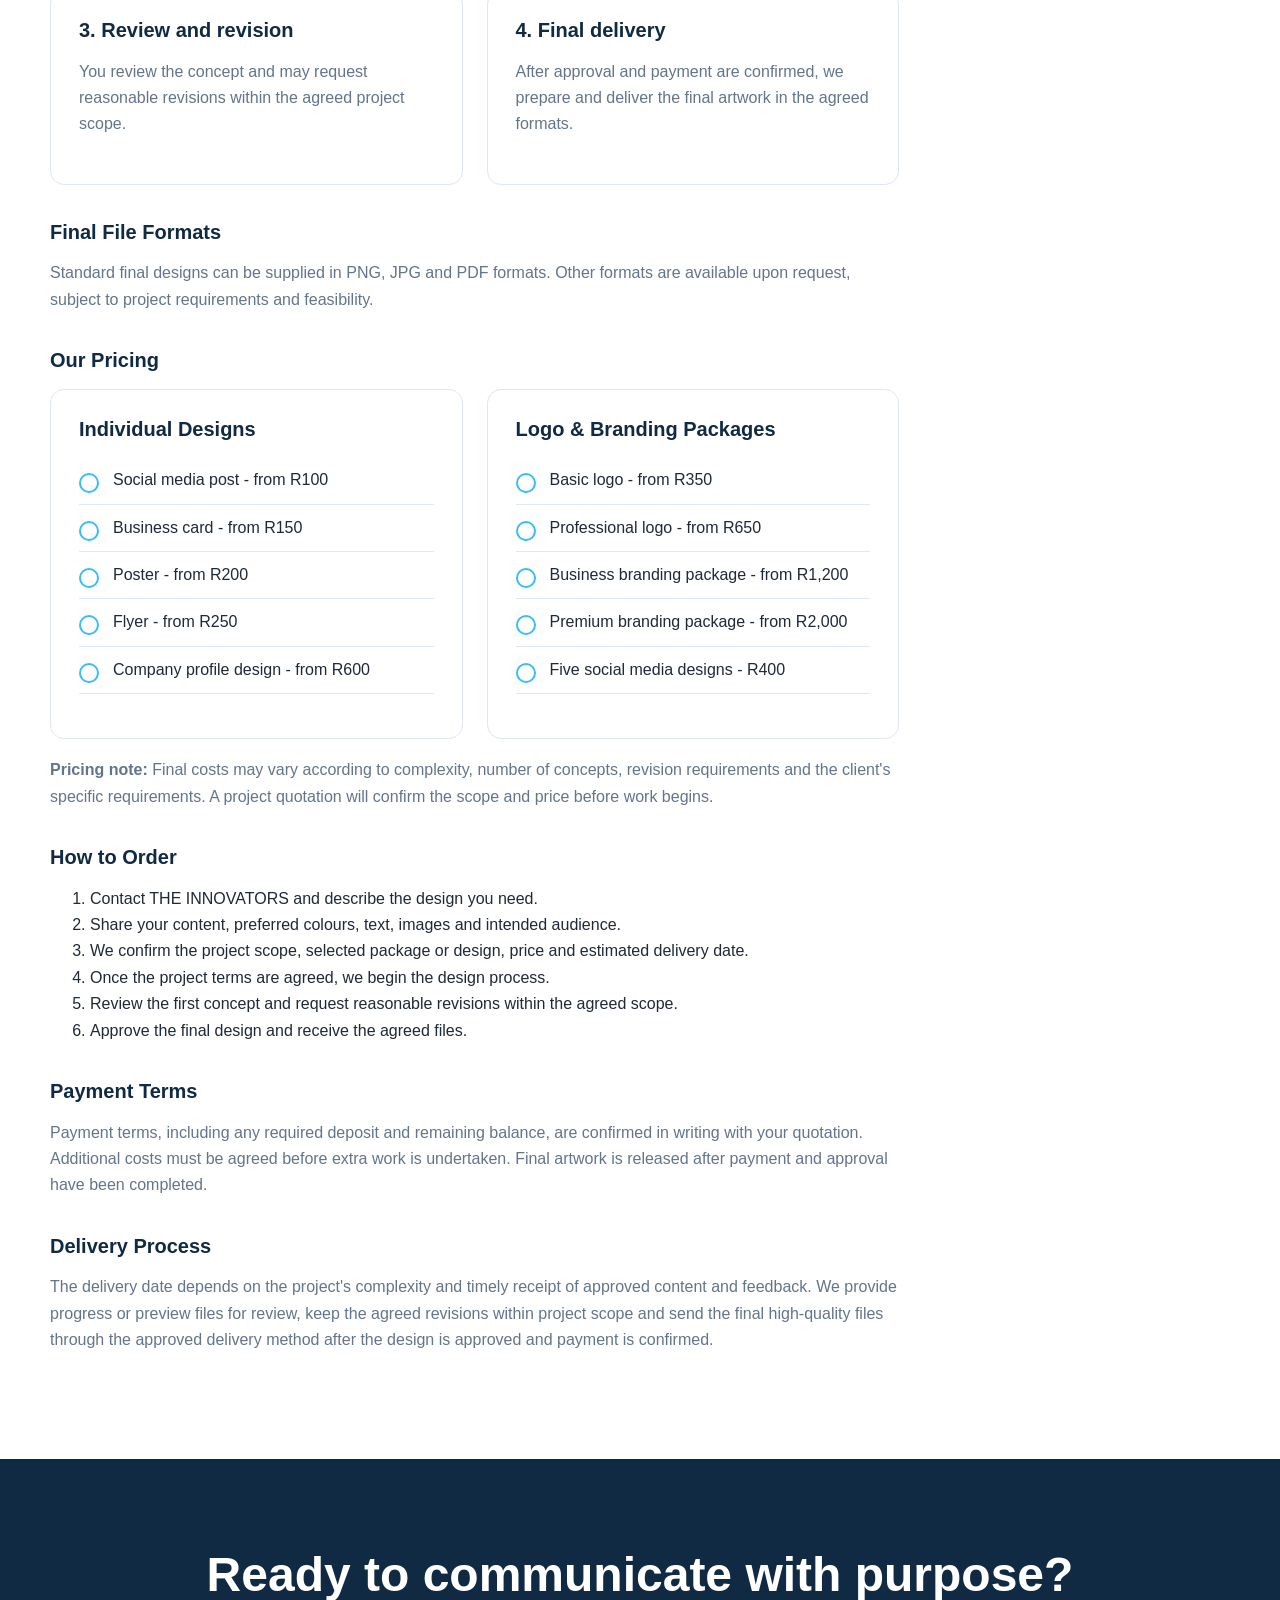
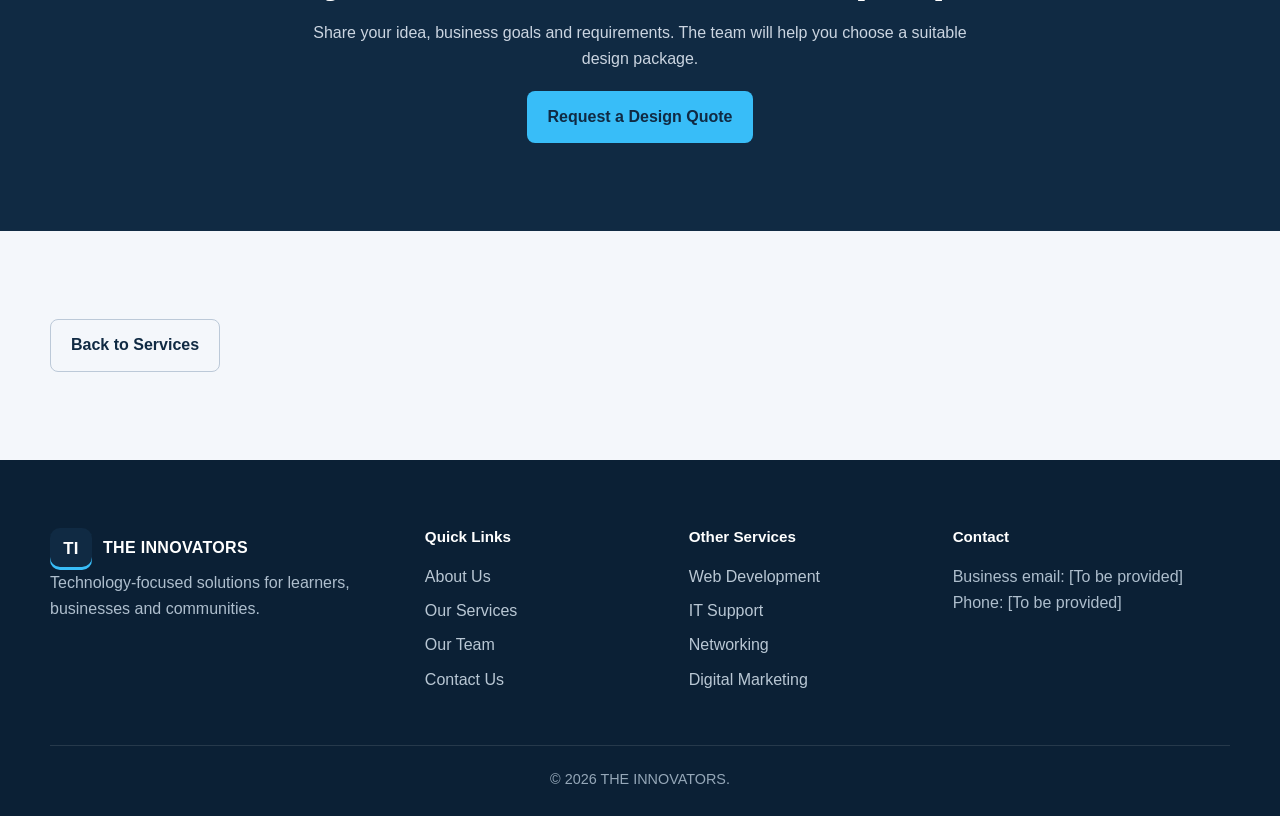
<file: services/design.html>
<!doctype html><html lang="en-ZA"><head><meta charset="utf-8"><meta name="viewport" content="width=device-width,initial-scale=1"><meta name="description" content="Graphic design services from THE INNOVATORS."><title>Graphic Design | THE INNOVATORS</title><link rel="stylesheet" href="../assets/css/style.css"></head><body>
<header class="site-header"><div class="container navbar"><a class="brand" href="../index.html"><span class="brand-mark">TI</span><span class="brand-text">THE INNOVATORS</span></a><button class="nav-toggle" type="button" aria-label="Open navigation" aria-expanded="false"><span></span><span></span><span></span></button><nav class="nav-links"><a href="../index.html">Home</a><a href="../about.html">About Us</a><a class="active" href="../services.html">Services</a><a href="../team.html">Our Team</a><a href="../contact.html">Contact Us</a><a class="btn" href="../contact.html">Get in Touch</a></nav></div></header>
<main>
  <section class="page-banner">
    <div class="container">
      <div class="breadcrumb"><a href="../index.html">Home</a> / <a href="../services.html">Services</a> / Graphic Design</div>
      <span class="eyebrow">Our Service</span>
      <h1>Graphic Design</h1>
    </div>
  </section>

  <section class="section">
    <div class="container detail-layout">
      <article class="detail-main">
        <span class="eyebrow">Service Overview</span>
        <h2>Visual communication with purpose</h2>

        <h3>About This Service</h3>
        <p>THE INNOVATORS provides creative and professional graphic design services that help individuals, entrepreneurs, small businesses and organisations communicate their brands effectively. We transform ideas into attractive, meaningful and professional designs that capture attention, communicate clearly and create a strong brand identity.</p>
        <p>Our work includes business branding, logo creation, poster and flyer design, social media graphics, business cards, company profiles and other marketing materials.</p>

        <h3>What We Offer</h3>
        <ul class="check-list">
          <li>Business branding and visual identity</li>
          <li>Basic and professional logo design</li>
          <li>Posters, flyers and business cards</li>
          <li>Social media posts and design packages</li>
          <li>Company profile and marketing material design</li>
        </ul>

        <h3>Client Benefits</h3>
        <p>Professional design helps establish a credible image, improve brand recognition, attract potential customers and promote products or services. We create original, simple, attractive and consistent designs that reflect your business and help you stand out from competitors while building customer trust.</p>

        <h3>Problems We Help Solve</h3>
        <p>We help clients who need attractive marketing materials, a consistent brand identity or stronger promotional content for digital platforms. Our designs make key messages easier to understand and give businesses a polished, cohesive presence across their marketing channels.</p>

        <h3>Our Design Process</h3>
        <div class="grid-2">
          <div class="card">
            <h3>1. Brief and discovery</h3>
            <p>We discuss your needs, business objectives, target audience, preferred colours and project requirements.</p>
          </div>
          <div class="card">
            <h3>2. Concept development</h3>
            <p>We develop suitable concepts, select appropriate colours and fonts and create an initial design direction.</p>
          </div>
          <div class="card">
            <h3>3. Review and revision</h3>
            <p>You review the concept and may request reasonable revisions within the agreed project scope.</p>
          </div>
          <div class="card">
            <h3>4. Final delivery</h3>
            <p>After approval and payment are confirmed, we prepare and deliver the final artwork in the agreed formats.</p>
          </div>
        </div>

        <h3 style="margin-top:36px">Final File Formats</h3>
        <p>Standard final designs can be supplied in PNG, JPG and PDF formats. Other formats are available upon request, subject to project requirements and feasibility.</p>

        <h3 style="margin-top:36px">Our Pricing</h3>
        <div class="grid-2">
          <div class="card">
            <h3>Individual Designs</h3>
            <ul class="check-list">
              <li>Social media post - from R100</li>
              <li>Business card - from R150</li>
              <li>Poster - from R200</li>
              <li>Flyer - from R250</li>
              <li>Company profile design - from R600</li>
            </ul>
          </div>
          <div class="card">
            <h3>Logo &amp; Branding Packages</h3>
            <ul class="check-list">
              <li>Basic logo - from R350</li>
              <li>Professional logo - from R650</li>
              <li>Business branding package - from R1,200</li>
              <li>Premium branding package - from R2,000</li>
              <li>Five social media designs - R400</li>
            </ul>
          </div>
        </div>
        <p style="margin-top:18px"><strong>Pricing note:</strong> Final costs may vary according to complexity, number of concepts, revision requirements and the client's specific requirements. A project quotation will confirm the scope and price before work begins.</p>

        <h3 style="margin-top:36px">How to Order</h3>
        <ol>
          <li>Contact THE INNOVATORS and describe the design you need.</li>
          <li>Share your content, preferred colours, text, images and intended audience.</li>
          <li>We confirm the project scope, selected package or design, price and estimated delivery date.</li>
          <li>Once the project terms are agreed, we begin the design process.</li>
          <li>Review the first concept and request reasonable revisions within the agreed scope.</li>
          <li>Approve the final design and receive the agreed files.</li>
        </ol>

        <h3 style="margin-top:36px">Payment Terms</h3>
        <p>Payment terms, including any required deposit and remaining balance, are confirmed in writing with your quotation. Additional costs must be agreed before extra work is undertaken. Final artwork is released after payment and approval have been completed.</p>

        <h3 style="margin-top:36px">Delivery Process</h3>
        <p>The delivery date depends on the project's complexity and timely receipt of approved content and feedback. We provide progress or preview files for review, keep the agreed revisions within project scope and send the final high-quality files through the approved delivery method after the design is approved and payment is confirmed.</p>
      </article>

      <aside class="card detail-aside">
        <h3>Have a Design Project?</h3>
        <p>Contact THE INNOVATORS today to discuss your visual communication and branding requirements. Let us turn your ideas into creative designs that make your business stand out, attract customers and communicate with purpose.</p>
        <a class="btn" href="../contact.html">Contact Us</a>
      </aside>
    </div>
  </section>

  <section class="section cta">
    <div class="container">
      <h2>Ready to communicate with purpose?</h2>
      <p>Share your idea, business goals and requirements. The team will help you choose a suitable design package.</p>
      <a class="btn" href="../contact.html">Request a Design Quote</a>
    </div>
  </section>

  <section class="section section-light">
    <div class="container">
      <a class="btn btn-outline" href="../services.html">Back to Services</a>
    </div>
  </section>
</main>
<footer class="site-footer"><div class="container"><div class="footer-grid"><div><a class="brand" href="../index.html"><span class="brand-mark">TI</span><span>THE INNOVATORS</span></a><p>Technology-focused solutions for learners, businesses and communities.</p></div><div><h3 class="footer-title">Quick Links</h3><ul class="footer-links"><li><a href="../about.html">About Us</a></li><li><a href="../services.html">Our Services</a></li><li><a href="../team.html">Our Team</a></li><li><a href="../contact.html">Contact Us</a></li></ul></div><div><h3 class="footer-title">Other Services</h3><ul class="footer-links"><li><a href="web-development.html">Web Development</a></li><li><a href="it-support.html">IT Support</a></li><li><a href="networking.html">Networking</a></li><li><a href="marketing.html">Digital Marketing</a></li></ul></div><div><h3 class="footer-title">Contact</h3><p>Business email: [To be provided]<br>Phone: [To be provided]</p></div></div><div class="footer-bottom">&copy; <span data-current-year></span> THE INNOVATORS.</div></div></footer><script src="../assets/js/script.js"></script></body></html>
</file>
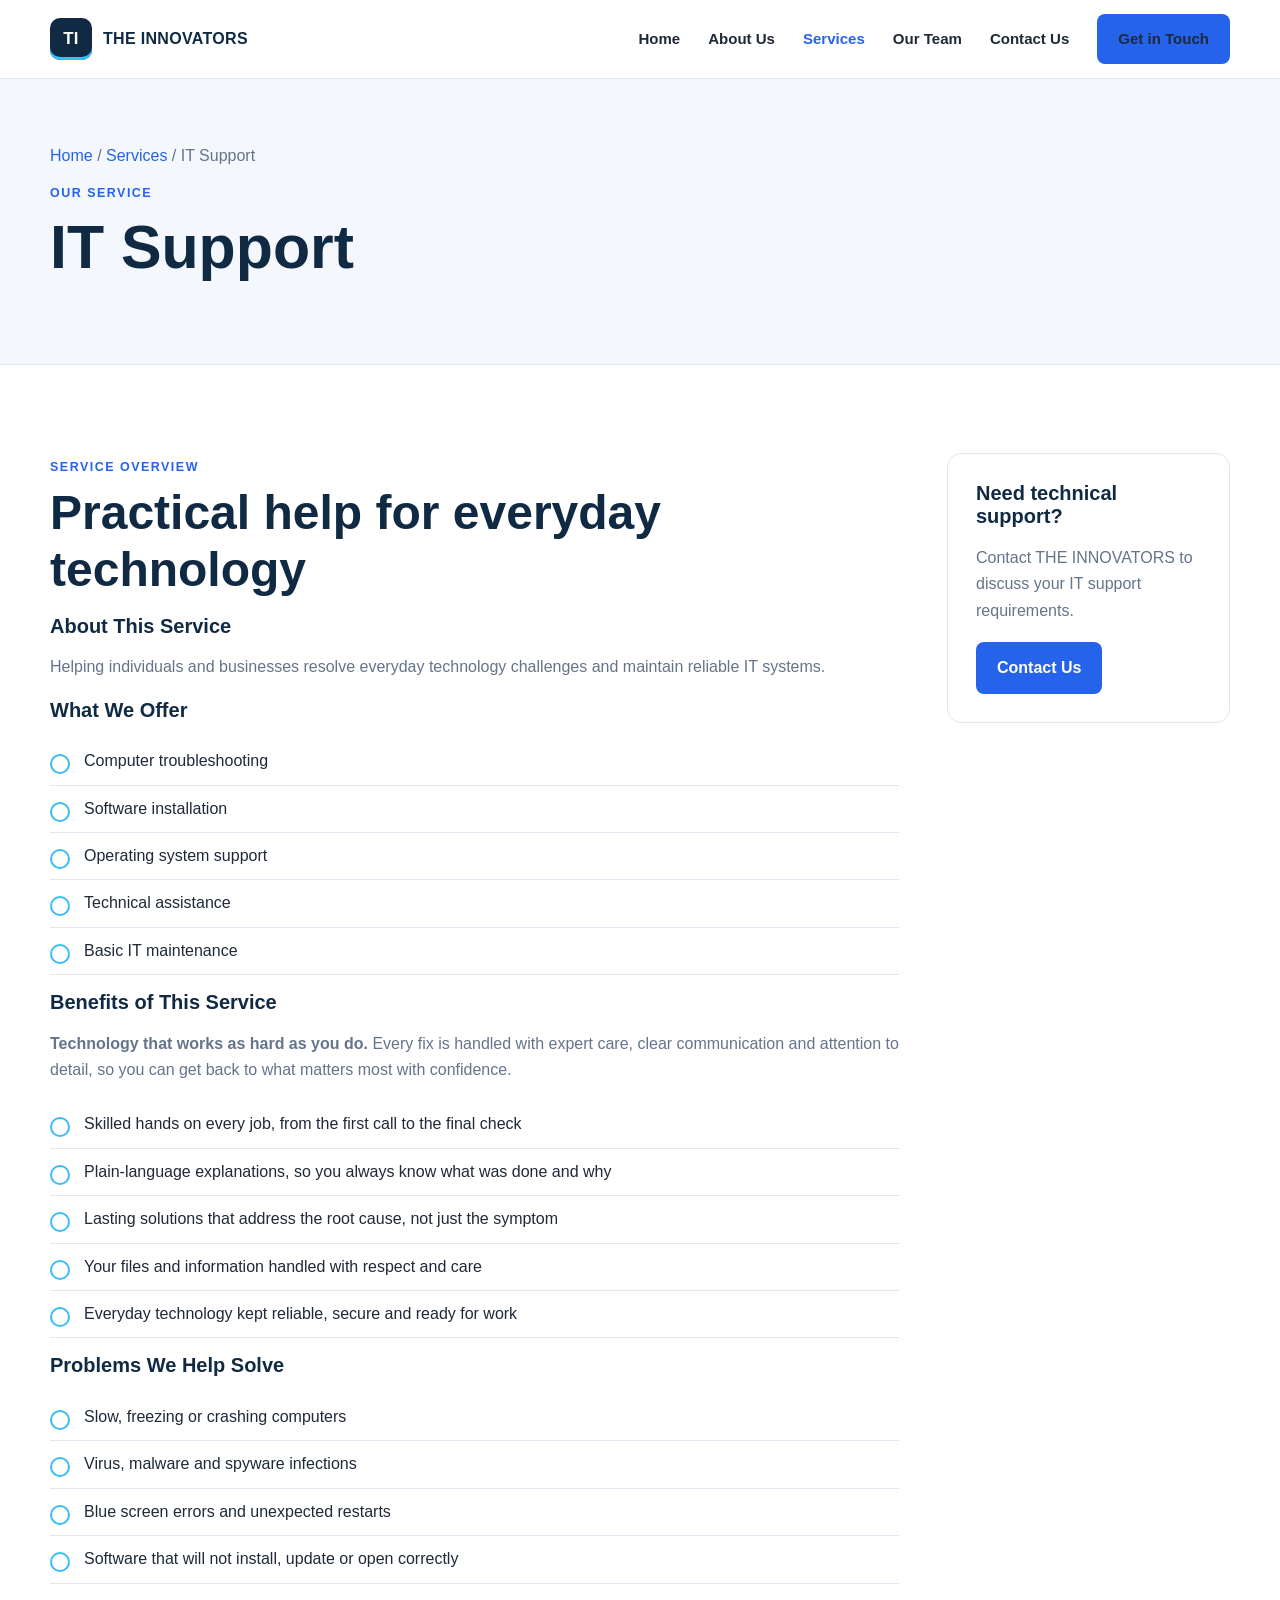
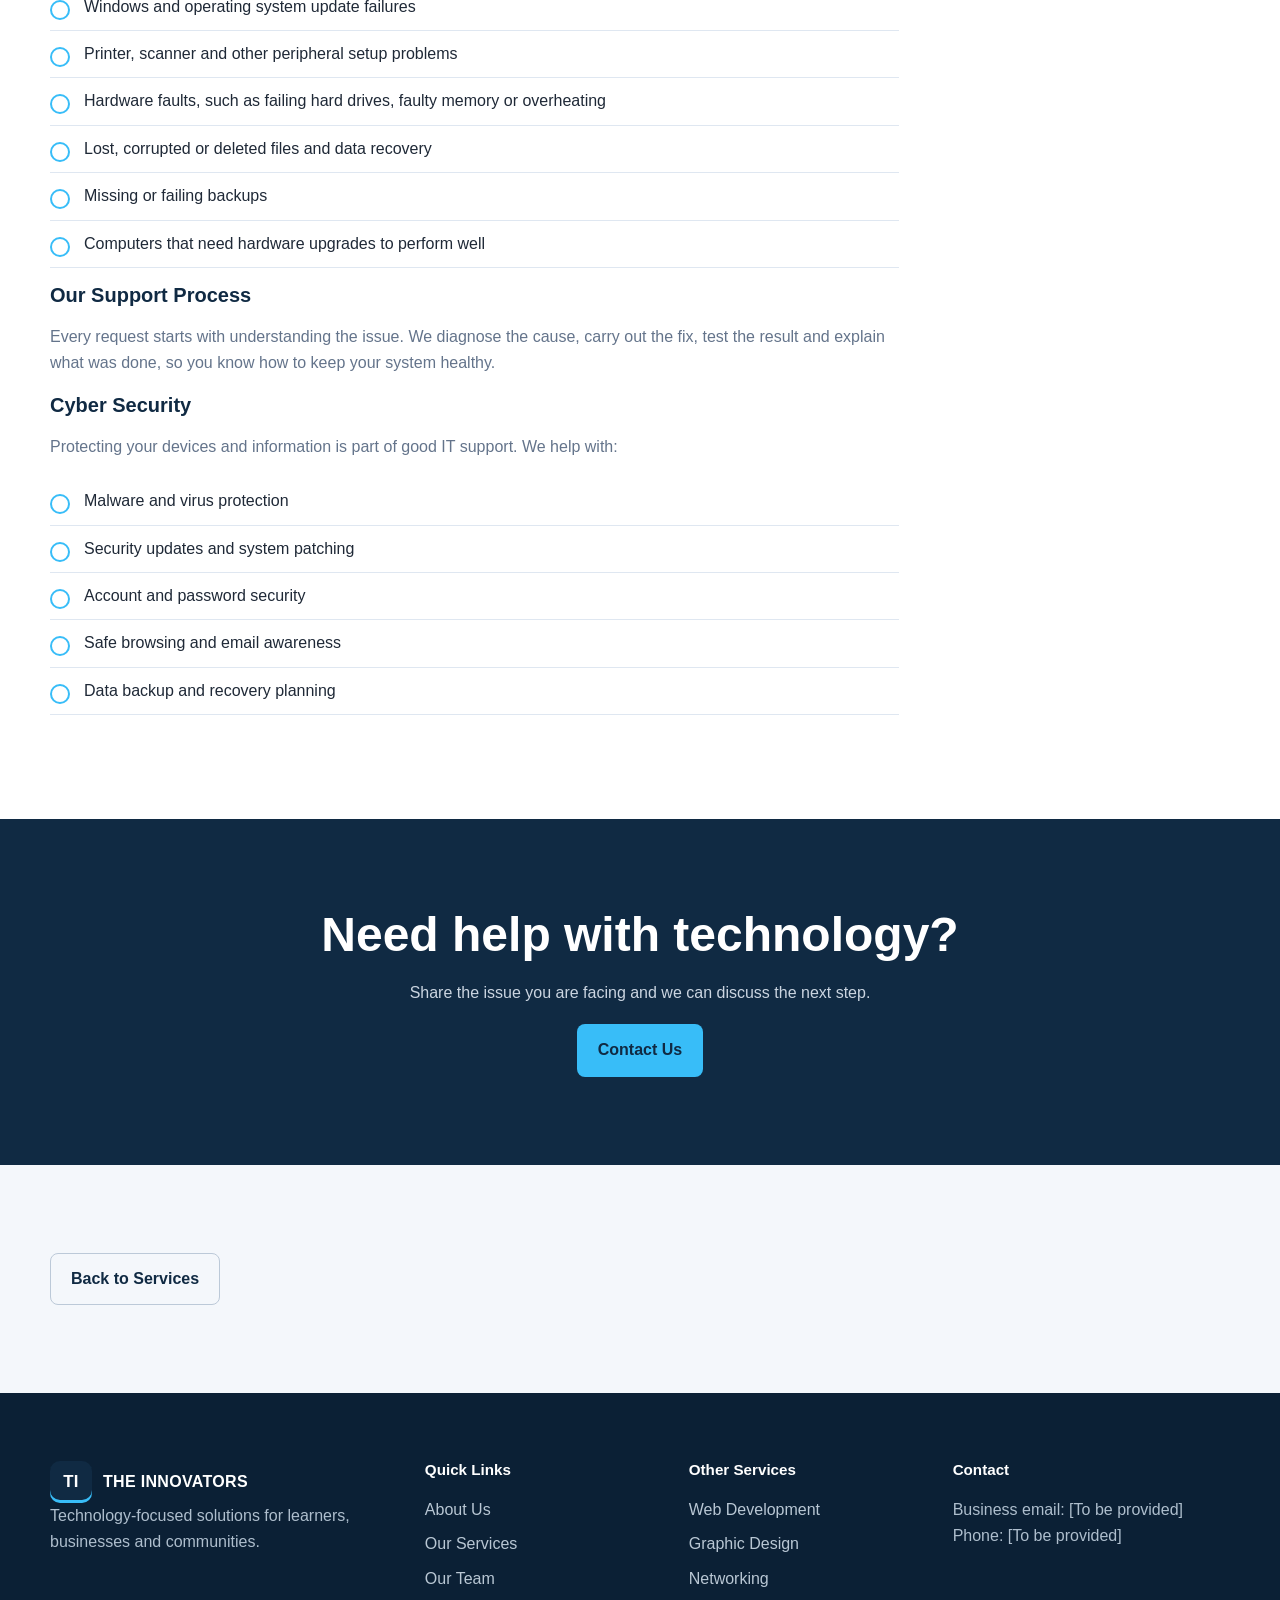
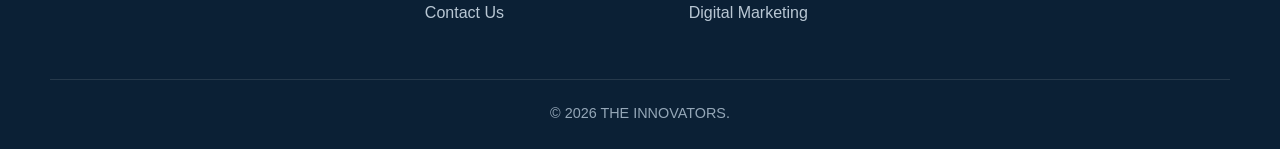
<file: services/it-support.html>
<!doctype html><html lang="en-ZA"><head><meta charset="utf-8"><meta name="viewport" content="width=device-width,initial-scale=1"><meta name="description" content="IT support services from THE INNOVATORS."><title>IT Support | THE INNOVATORS</title><link rel="stylesheet" href="../assets/css/style.css"></head><body>
<header class="site-header"><div class="container navbar"><a class="brand" href="../index.html"><span class="brand-mark">TI</span><span class="brand-text">THE INNOVATORS</span></a><button class="nav-toggle" type="button" aria-label="Open navigation" aria-expanded="false"><span></span><span></span><span></span></button><nav class="nav-links"><a href="../index.html">Home</a><a href="../about.html">About Us</a><a class="active" href="../services.html">Services</a><a href="../team.html">Our Team</a><a href="../contact.html">Contact Us</a><a class="btn" href="../contact.html">Get in Touch</a></nav></div></header>
<main><section class="page-banner"><div class="container"><div class="breadcrumb"><a href="../index.html">Home</a> / <a href="../services.html">Services</a> / IT Support</div><span class="eyebrow">Our Service</span><h1>IT Support</h1></div></section>
<section class="section"><div class="container detail-layout"><article class="detail-main"><span class="eyebrow">Service Overview</span><h2>Practical help for everyday technology</h2><h3>About This Service</h3><p>Helping individuals and businesses resolve everyday technology challenges and maintain reliable IT systems.</p><h3>What We Offer</h3><ul class="check-list"><li>Computer troubleshooting</li><li>Software installation</li><li>Operating system support</li><li>Technical assistance</li><li>Basic IT maintenance</li></ul><h3>Benefits of This Service</h3><p><strong>Technology that works as hard as you do.</strong> Every fix is handled with expert care, clear communication and attention to detail, so you can get back to what matters most with confidence.</p><ul class="check-list"><li>Skilled hands on every job, from the first call to the final check</li><li>Plain-language explanations, so you always know what was done and why</li><li>Lasting solutions that address the root cause, not just the symptom</li><li>Your files and information handled with respect and care</li><li>Everyday technology kept reliable, secure and ready for work</li></ul><h3>Problems We Help Solve</h3><ul class="check-list"><li>Slow, freezing or crashing computers</li><li>Virus, malware and spyware infections</li><li>Blue screen errors and unexpected restarts</li><li>Software that will not install, update or open correctly</li><li>Windows and operating system update failures</li><li>Printer, scanner and other peripheral setup problems</li><li>Hardware faults, such as failing hard drives, faulty memory or overheating</li><li>Lost, corrupted or deleted files and data recovery</li><li>Missing or failing backups</li><li>Computers that need hardware upgrades to perform well</li></ul><h3>Our Support Process</h3><p>Every request starts with understanding the issue. We diagnose the cause, carry out the fix, test the result and explain what was done, so you know how to keep your system healthy.</p><h3>Cyber Security</h3><p>Protecting your devices and information is part of good IT support. We help with:</p><ul class="check-list"><li>Malware and virus protection</li><li>Security updates and system patching</li><li>Account and password security</li><li>Safe browsing and email awareness</li><li>Data backup and recovery planning</li></ul></article><aside class="card detail-aside"><h3>Need technical support?</h3><p>Contact THE INNOVATORS to discuss your IT support requirements.</p><a class="btn" href="../contact.html">Contact Us</a></aside></div></section><section class="section cta"><div class="container"><h2>Need help with technology?</h2><p>Share the issue you are facing and we can discuss the next step.</p><a class="btn" href="../contact.html">Contact Us</a></div></section><section class="section section-light"><div class="container"><a class="btn btn-outline" href="../services.html">Back to Services</a></div></section></main>
<footer class="site-footer"><div class="container"><div class="footer-grid"><div><a class="brand" href="../index.html"><span class="brand-mark">TI</span><span>THE INNOVATORS</span></a><p>Technology-focused solutions for learners, businesses and communities.</p></div><div><h3 class="footer-title">Quick Links</h3><ul class="footer-links"><li><a href="../about.html">About Us</a></li><li><a href="../services.html">Our Services</a></li><li><a href="../team.html">Our Team</a></li><li><a href="../contact.html">Contact Us</a></li></ul></div><div><h3 class="footer-title">Other Services</h3><ul class="footer-links"><li><a href="web-development.html">Web Development</a></li><li><a href="design.html">Graphic Design</a></li><li><a href="networking.html">Networking</a></li><li><a href="marketing.html">Digital Marketing</a></li></ul></div><div><h3 class="footer-title">Contact</h3><p>Business email: [To be provided]<br>Phone: [To be provided]</p></div></div><div class="footer-bottom">&copy; <span data-current-year></span> THE INNOVATORS.</div></div></footer><script src="../assets/js/script.js"></script></body></html>
</file>
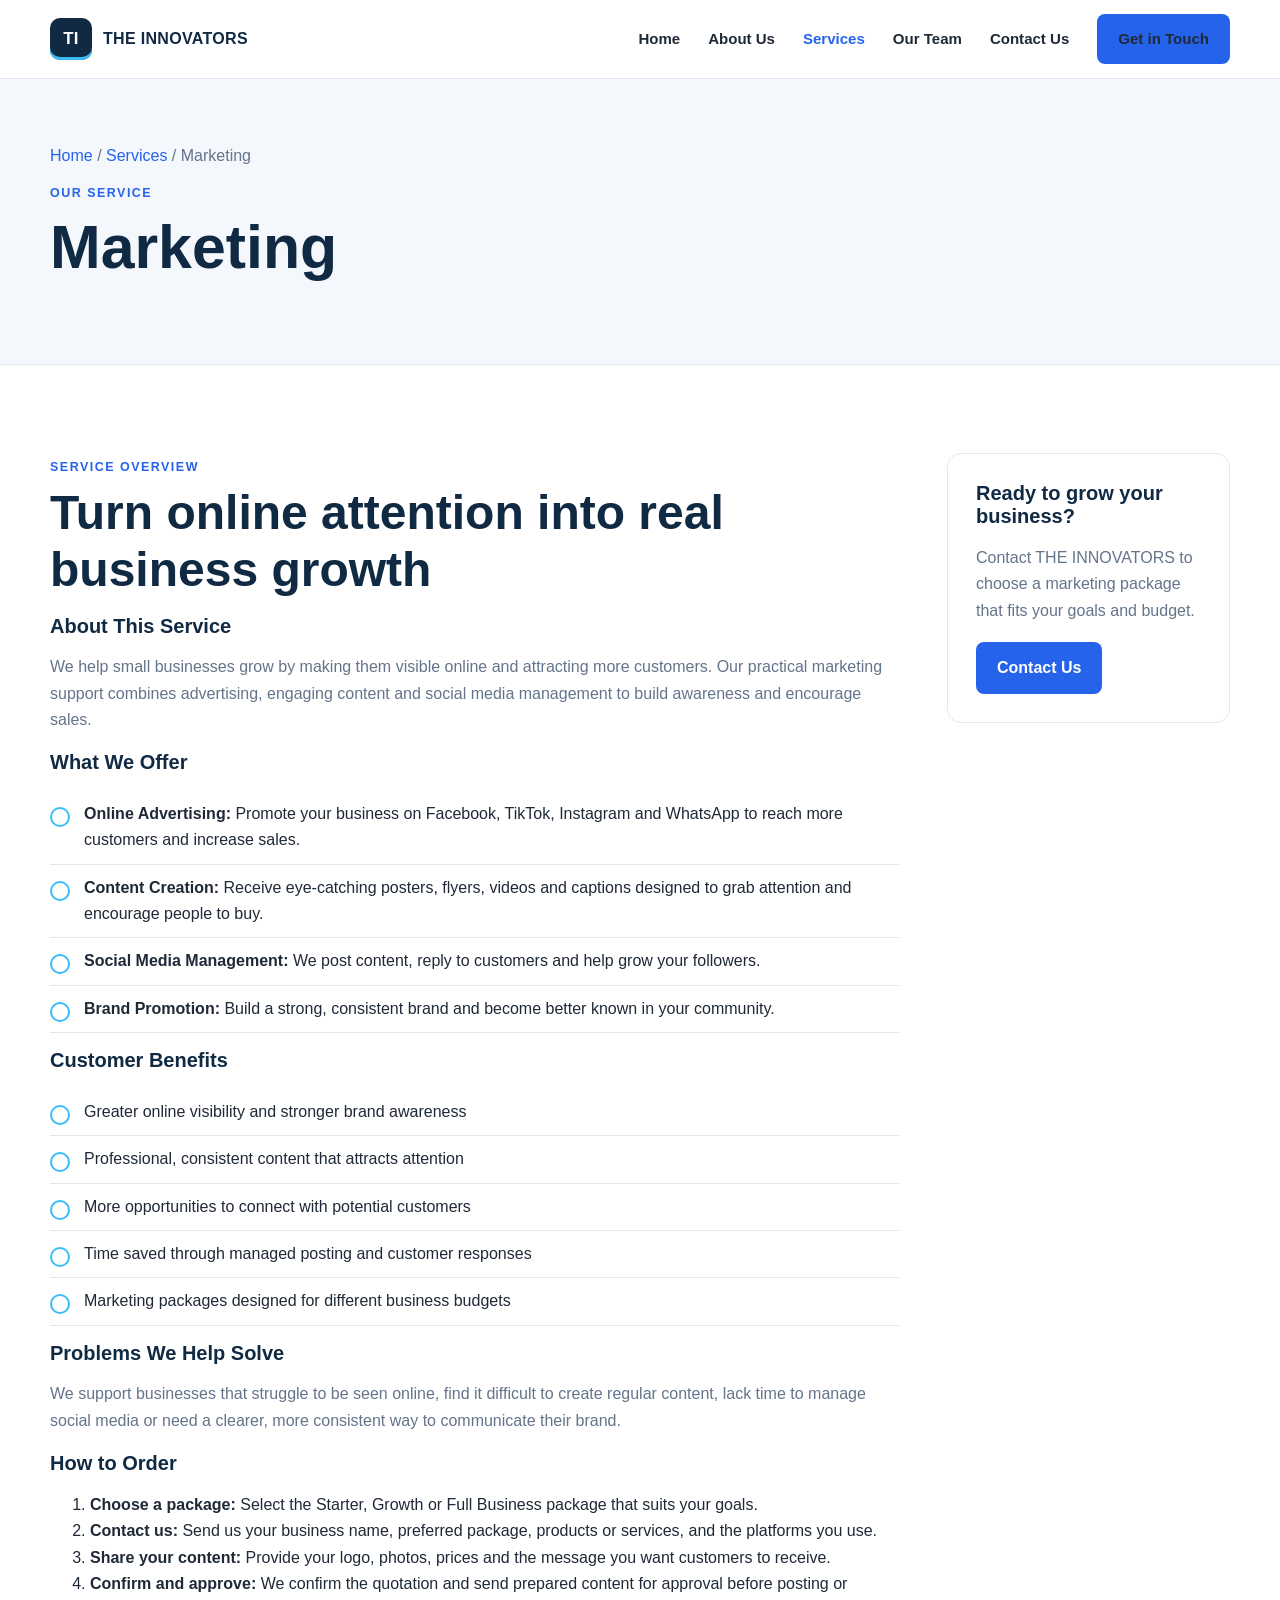
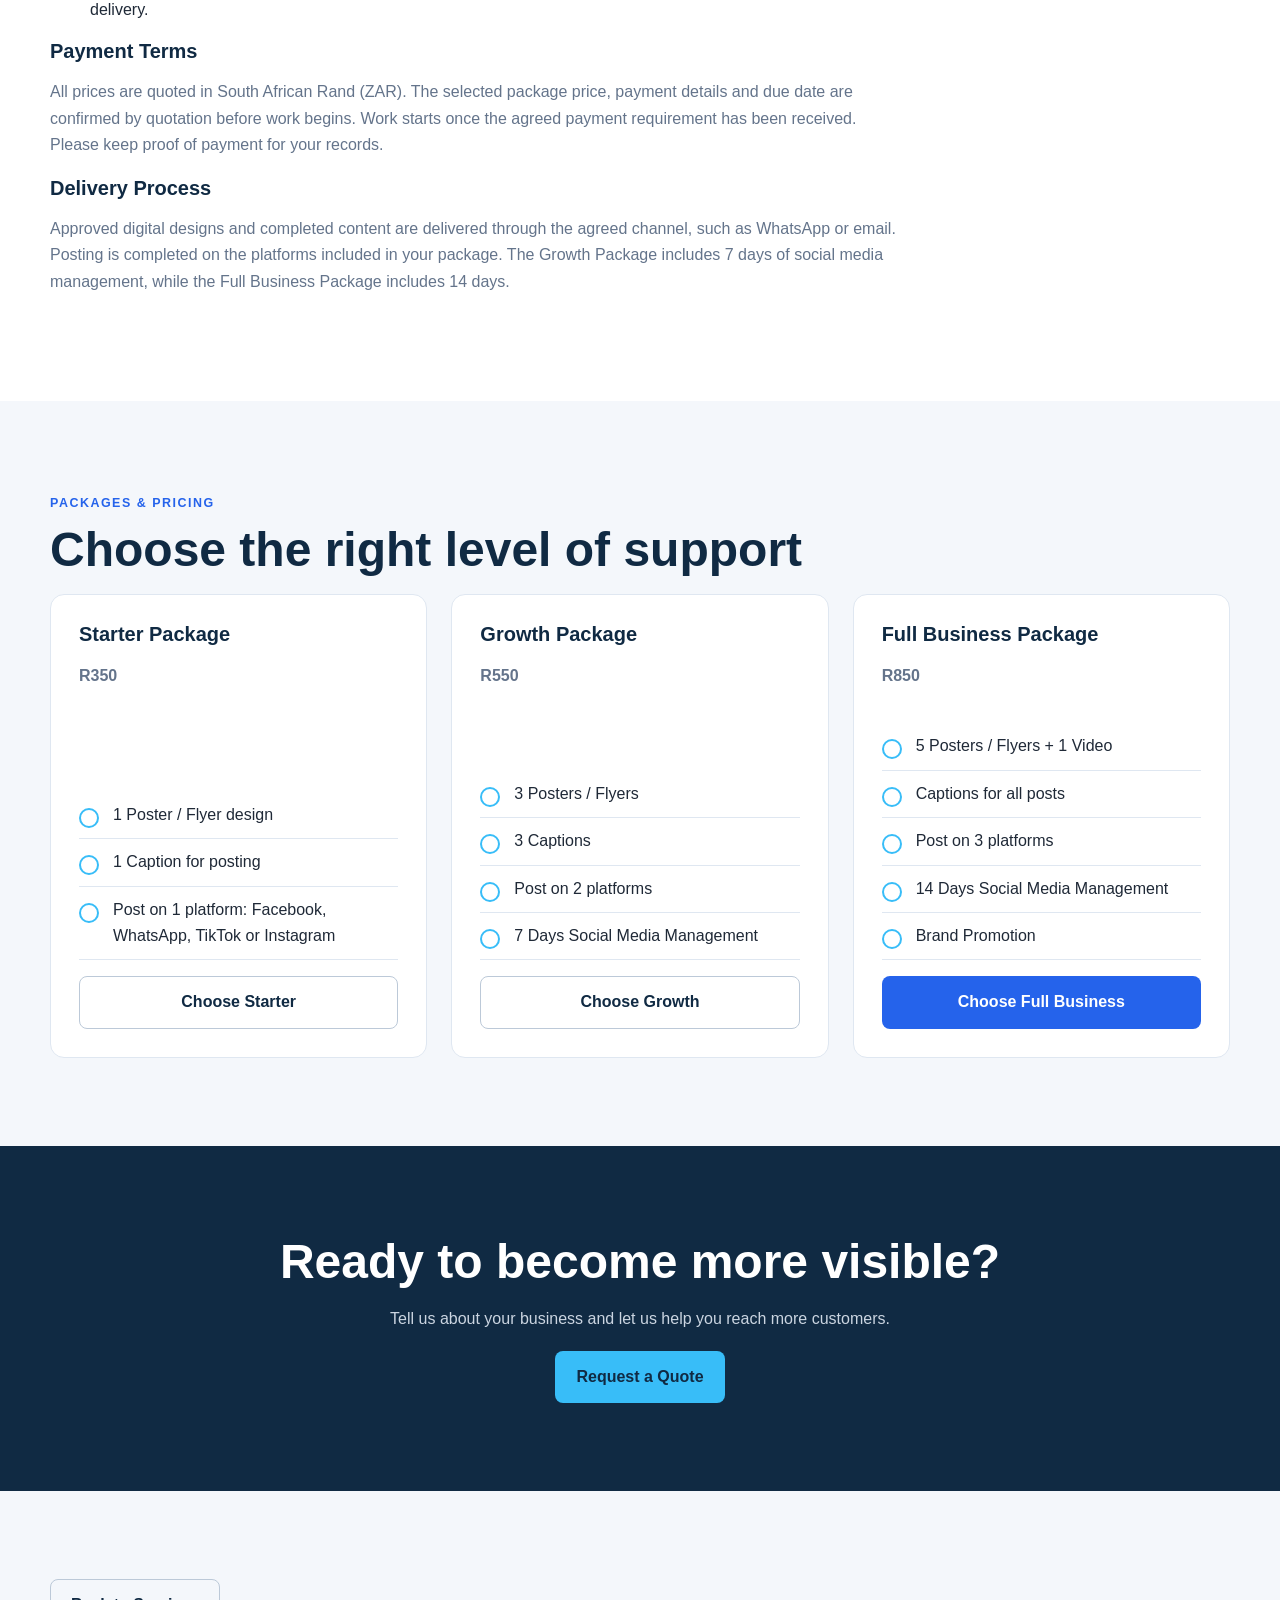
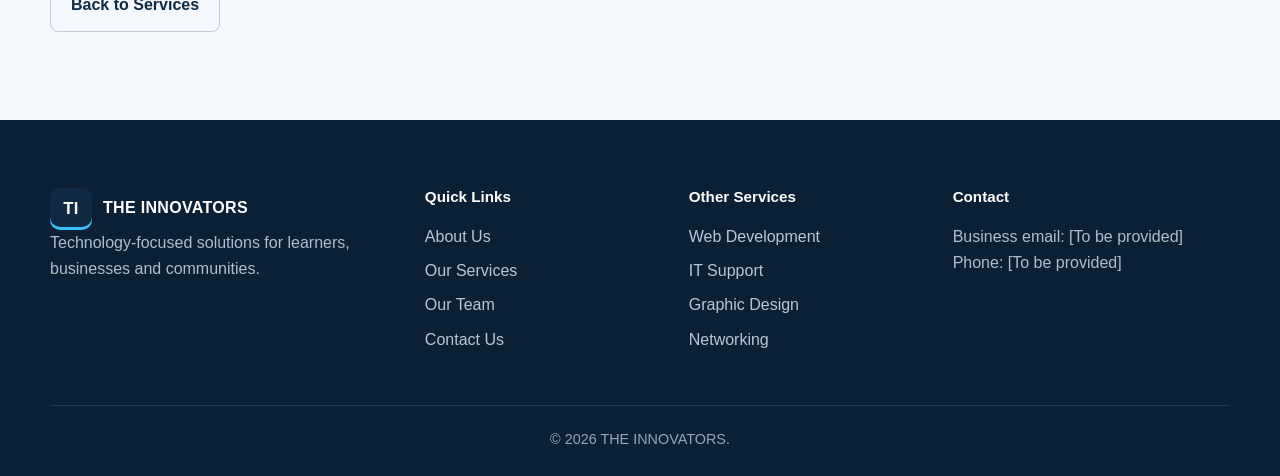
<file: services/marketing.html>
<!doctype html><html lang="en-ZA"><head><meta charset="utf-8"><meta name="viewport" content="width=device-width,initial-scale=1"><meta name="description" content="Marketing services for small businesses, including advertising, content creation, social media management and brand promotion."><title>Marketing | THE INNOVATORS</title><link rel="stylesheet" href="../assets/css/style.css"></head><body>
<header class="site-header"><div class="container navbar"><a class="brand" href="../index.html"><span class="brand-mark">TI</span><span class="brand-text">THE INNOVATORS</span></a><button class="nav-toggle" type="button" aria-label="Open navigation" aria-expanded="false"><span></span><span></span><span></span></button><nav class="nav-links"><a href="../index.html">Home</a><a href="../about.html">About Us</a><a class="active" href="../services.html">Services</a><a href="../team.html">Our Team</a><a href="../contact.html">Contact Us</a><a class="btn" href="../contact.html">Get in Touch</a></nav></div></header>
<main><section class="page-banner"><div class="container"><div class="breadcrumb"><a href="../index.html">Home</a> / <a href="../services.html">Services</a> / Marketing</div><span class="eyebrow">Our Service</span><h1>Marketing</h1></div></section>
<section class="section"><div class="container detail-layout"><article class="detail-main"><span class="eyebrow">Service Overview</span><h2>Turn online attention into real business growth</h2><h3>About This Service</h3><p>We help small businesses grow by making them visible online and attracting more customers. Our practical marketing support combines advertising, engaging content and social media management to build awareness and encourage sales.</p><h3>What We Offer</h3><ul class="check-list"><li><strong>Online Advertising:</strong> Promote your business on Facebook, TikTok, Instagram and WhatsApp to reach more customers and increase sales.</li><li><strong>Content Creation:</strong> Receive eye-catching posters, flyers, videos and captions designed to grab attention and encourage people to buy.</li><li><strong>Social Media Management:</strong> We post content, reply to customers and help grow your followers.</li><li><strong>Brand Promotion:</strong> Build a strong, consistent brand and become better known in your community.</li></ul><h3>Customer Benefits</h3><ul class="check-list"><li>Greater online visibility and stronger brand awareness</li><li>Professional, consistent content that attracts attention</li><li>More opportunities to connect with potential customers</li><li>Time saved through managed posting and customer responses</li><li>Marketing packages designed for different business budgets</li></ul><h3>Problems We Help Solve</h3><p>We support businesses that struggle to be seen online, find it difficult to create regular content, lack time to manage social media or need a clearer, more consistent way to communicate their brand.</p><h3>How to Order</h3><ol><li><strong>Choose a package:</strong> Select the Starter, Growth or Full Business package that suits your goals.</li><li><strong>Contact us:</strong> Send us your business name, preferred package, products or services, and the platforms you use.</li><li><strong>Share your content:</strong> Provide your logo, photos, prices and the message you want customers to receive.</li><li><strong>Confirm and approve:</strong> We confirm the quotation and send prepared content for approval before posting or delivery.</li></ol><h3>Payment Terms</h3><p>All prices are quoted in South African Rand (ZAR). The selected package price, payment details and due date are confirmed by quotation before work begins. Work starts once the agreed payment requirement has been received. Please keep proof of payment for your records.</p><h3>Delivery Process</h3><p>Approved digital designs and completed content are delivered through the agreed channel, such as WhatsApp or email. Posting is completed on the platforms included in your package. The Growth Package includes 7 days of social media management, while the Full Business Package includes 14 days.</p></article><aside class="card detail-aside"><h3>Ready to grow your business?</h3><p>Contact THE INNOVATORS to choose a marketing package that fits your goals and budget.</p><a class="btn" href="../contact.html">Contact Us</a></aside></div></section>
<section class="section section-light"><div class="container"><span class="eyebrow">Packages &amp; Pricing</span><h2>Choose the right level of support</h2><div class="grid-3"><article class="card service-card"><h3>Starter Package</h3><p><strong>R350</strong></p><ul class="check-list"><li>1 Poster / Flyer design</li><li>1 Caption for posting</li><li>Post on 1 platform: Facebook, WhatsApp, TikTok or Instagram</li></ul><a class="btn btn-outline" href="../contact.html">Choose Starter</a></article><article class="card service-card"><h3>Growth Package</h3><p><strong>R550</strong></p><ul class="check-list"><li>3 Posters / Flyers</li><li>3 Captions</li><li>Post on 2 platforms</li><li>7 Days Social Media Management</li></ul><a class="btn btn-outline" href="../contact.html">Choose Growth</a></article><article class="card service-card"><h3>Full Business Package</h3><p><strong>R850</strong></p><ul class="check-list"><li>5 Posters / Flyers + 1 Video</li><li>Captions for all posts</li><li>Post on 3 platforms</li><li>14 Days Social Media Management</li><li>Brand Promotion</li></ul><a class="btn" href="../contact.html">Choose Full Business</a></article></div></div></section>
<section class="section cta"><div class="container"><h2>Ready to become more visible?</h2><p>Tell us about your business and let us help you reach more customers.</p><a class="btn" href="../contact.html">Request a Quote</a></div></section><section class="section section-light"><div class="container"><a class="btn btn-outline" href="../services.html">Back to Services</a></div></section></main>
<footer class="site-footer"><div class="container"><div class="footer-grid"><div><a class="brand" href="../index.html"><span class="brand-mark">TI</span><span>THE INNOVATORS</span></a><p>Technology-focused solutions for learners, businesses and communities.</p></div><div><h3 class="footer-title">Quick Links</h3><ul class="footer-links"><li><a href="../about.html">About Us</a></li><li><a href="../services.html">Our Services</a></li><li><a href="../team.html">Our Team</a></li><li><a href="../contact.html">Contact Us</a></li></ul></div><div><h3 class="footer-title">Other Services</h3><ul class="footer-links"><li><a href="web-development.html">Web Development</a></li><li><a href="it-support.html">IT Support</a></li><li><a href="design.html">Graphic Design</a></li><li><a href="networking.html">Networking</a></li></ul></div><div><h3 class="footer-title">Contact</h3><p>Business email: [To be provided]<br>Phone: [To be provided]</p></div></div><div class="footer-bottom">&copy; <span data-current-year></span> THE INNOVATORS.</div></div></footer><script src="../assets/js/script.js"></script></body></html>
</file>
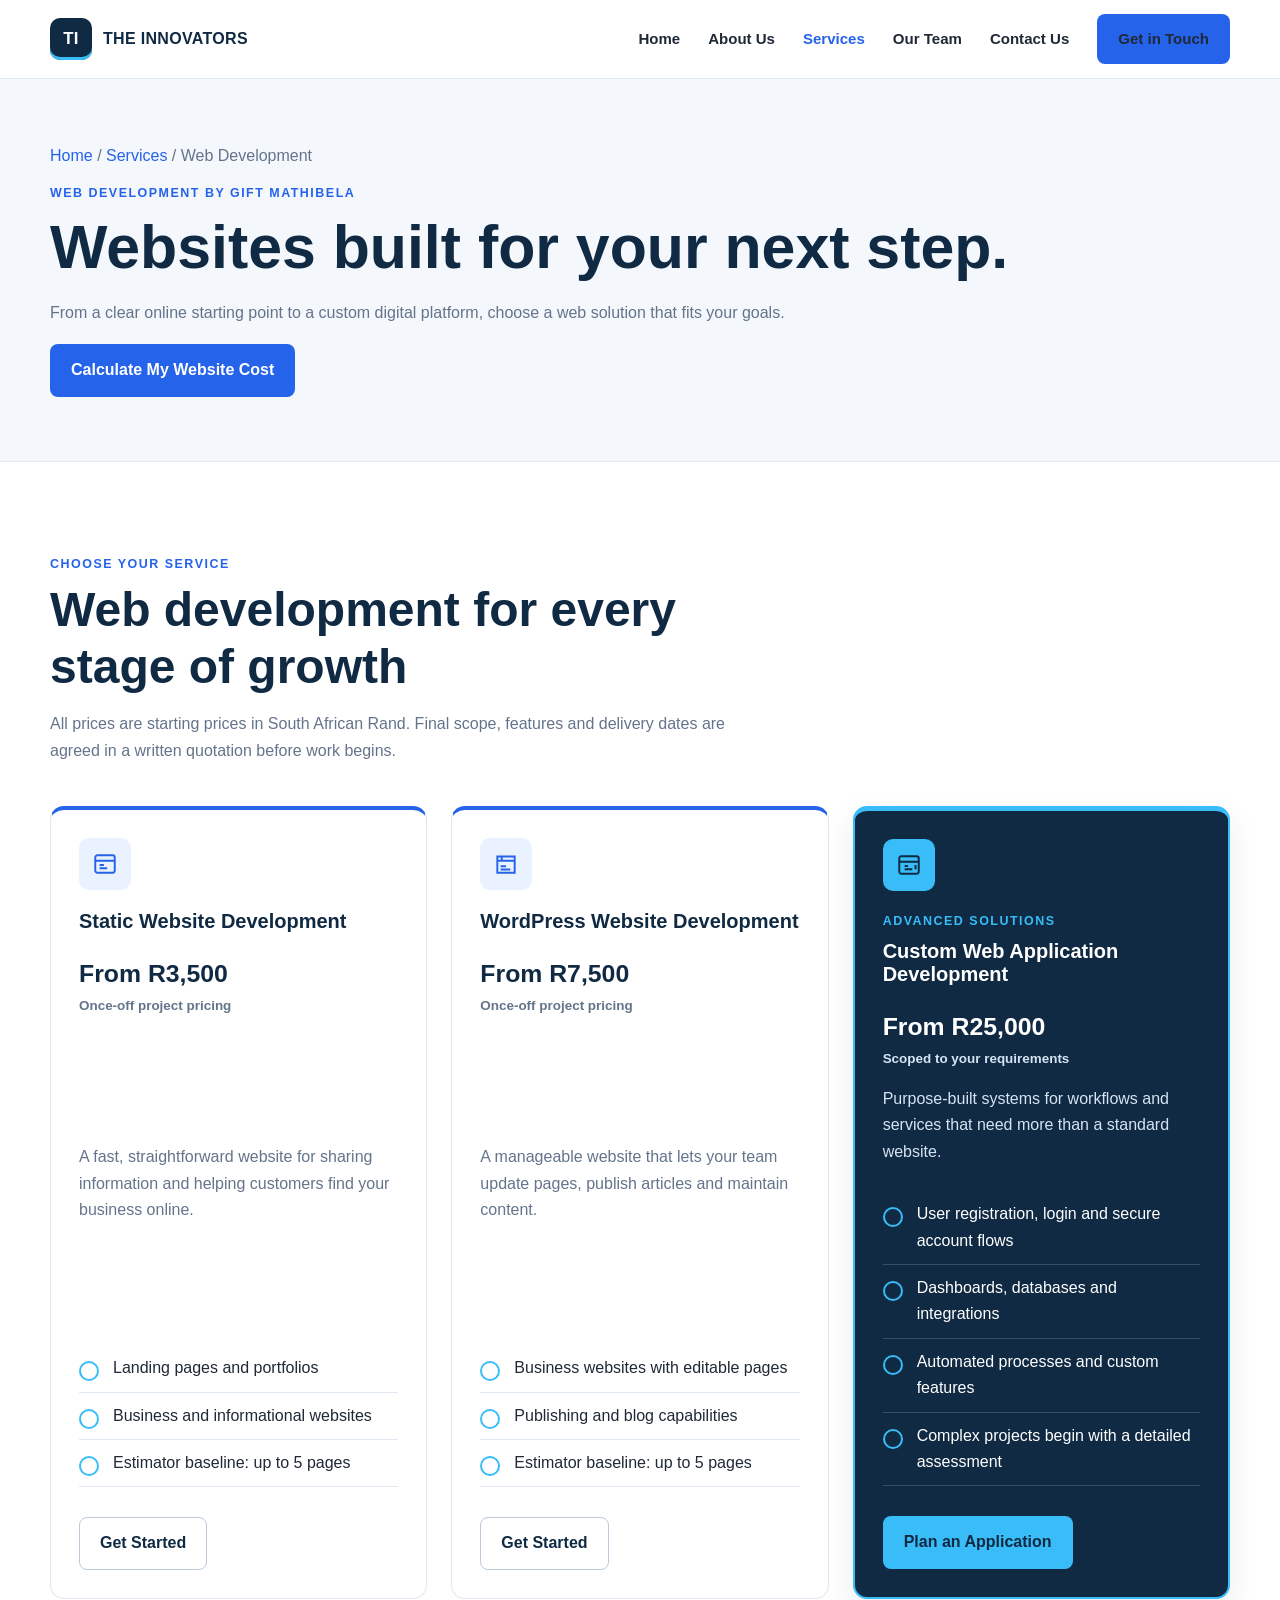
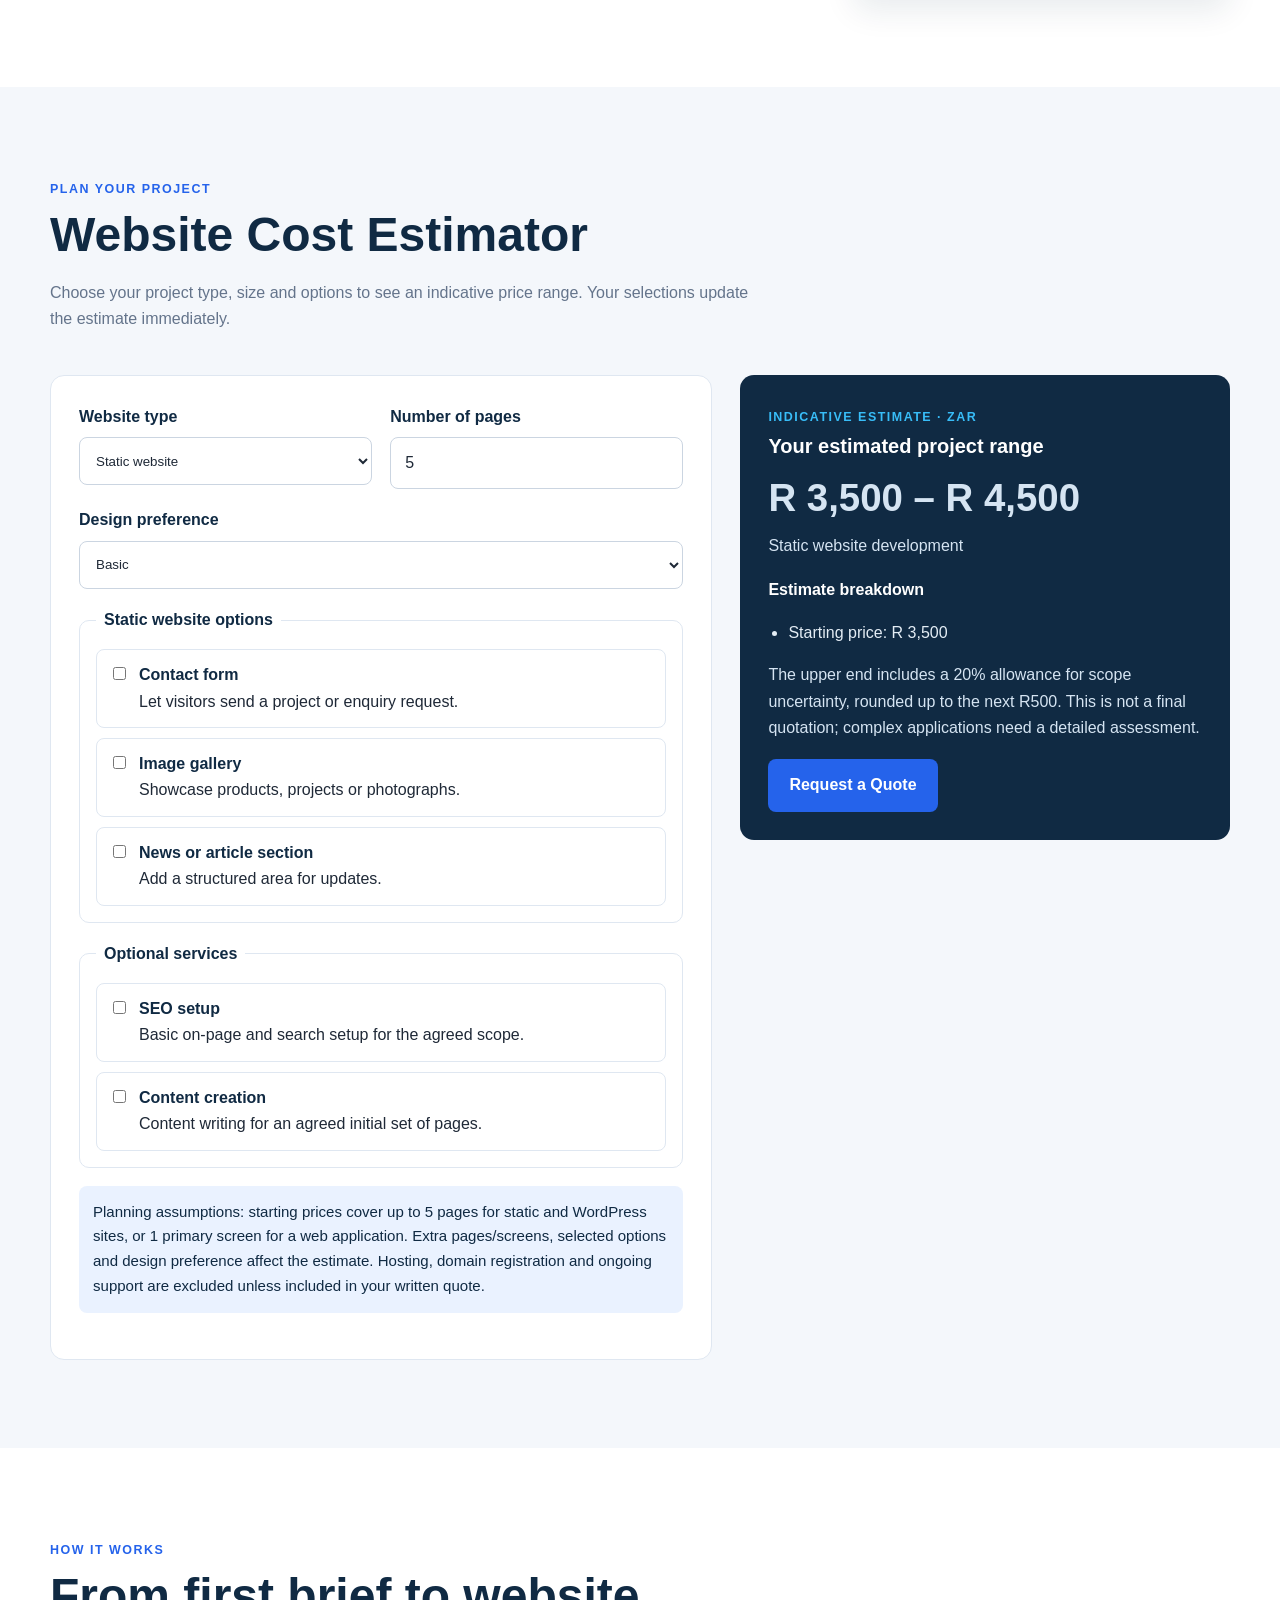
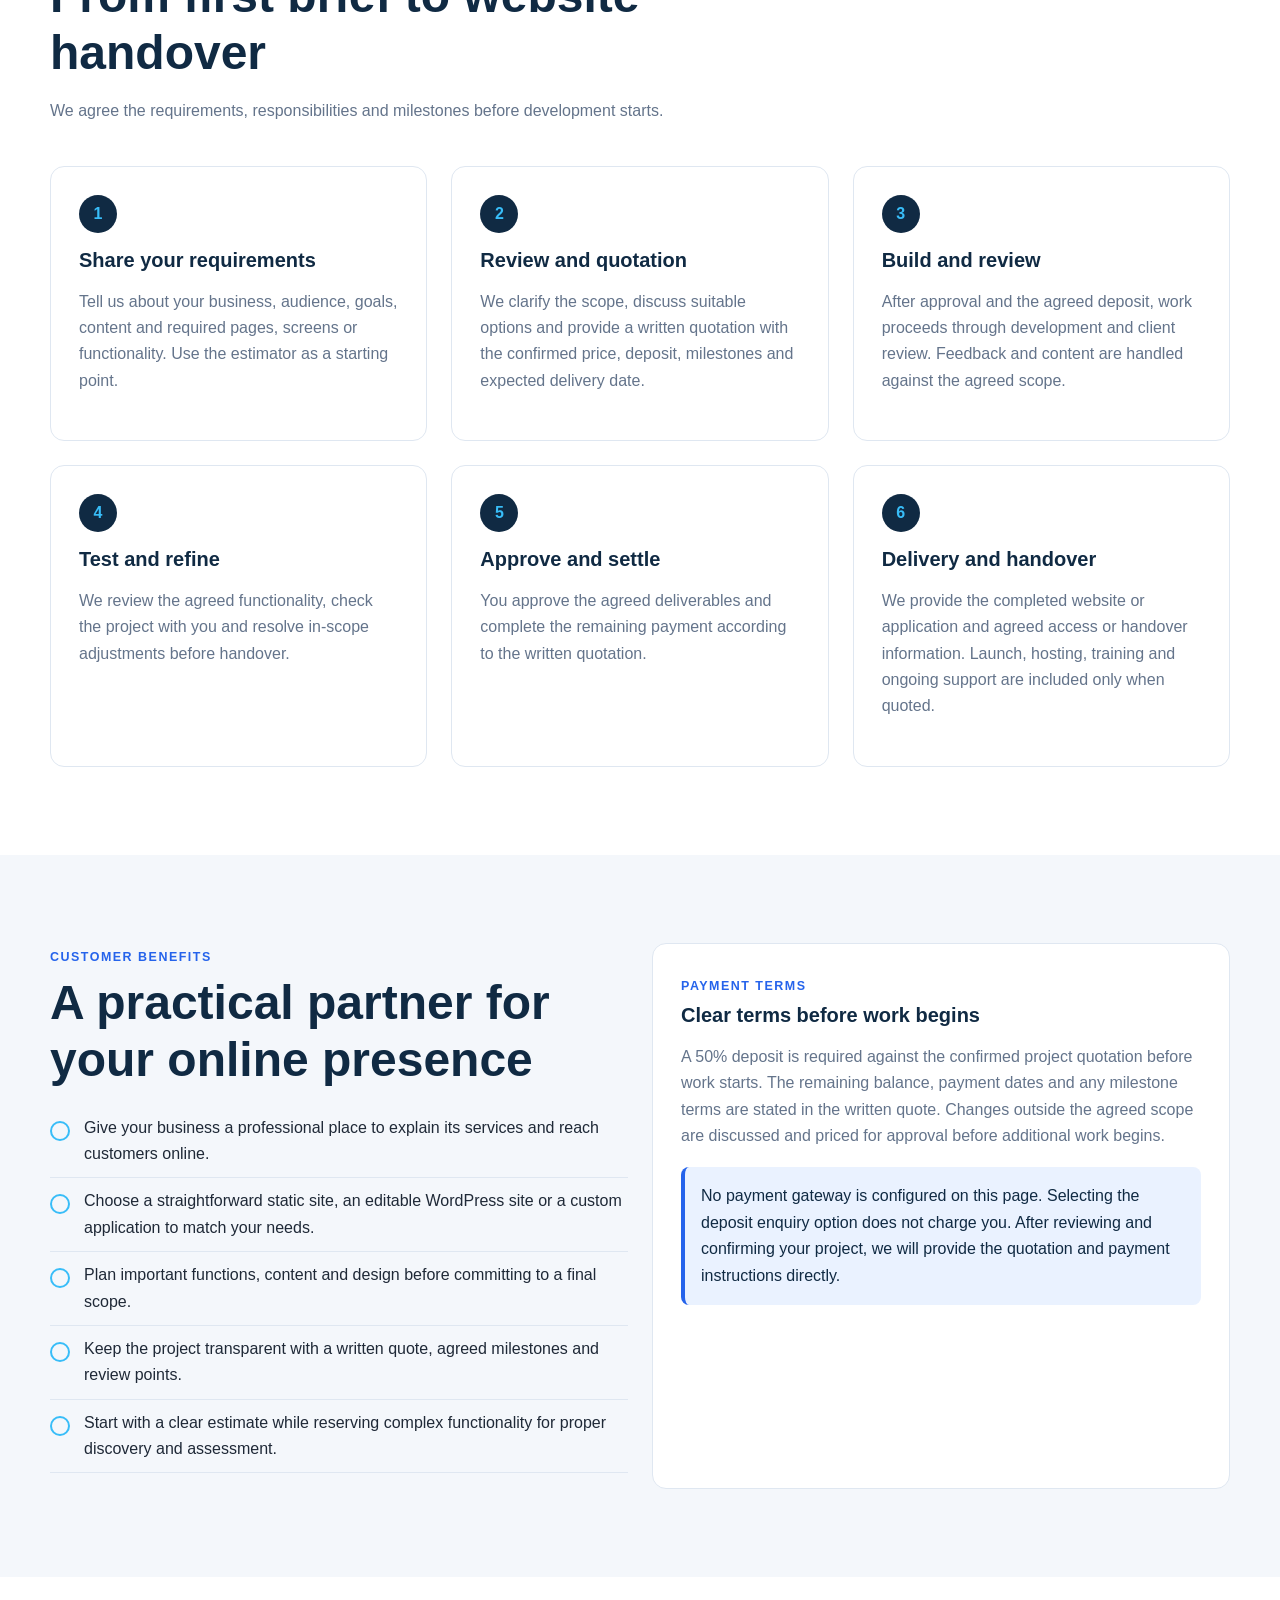
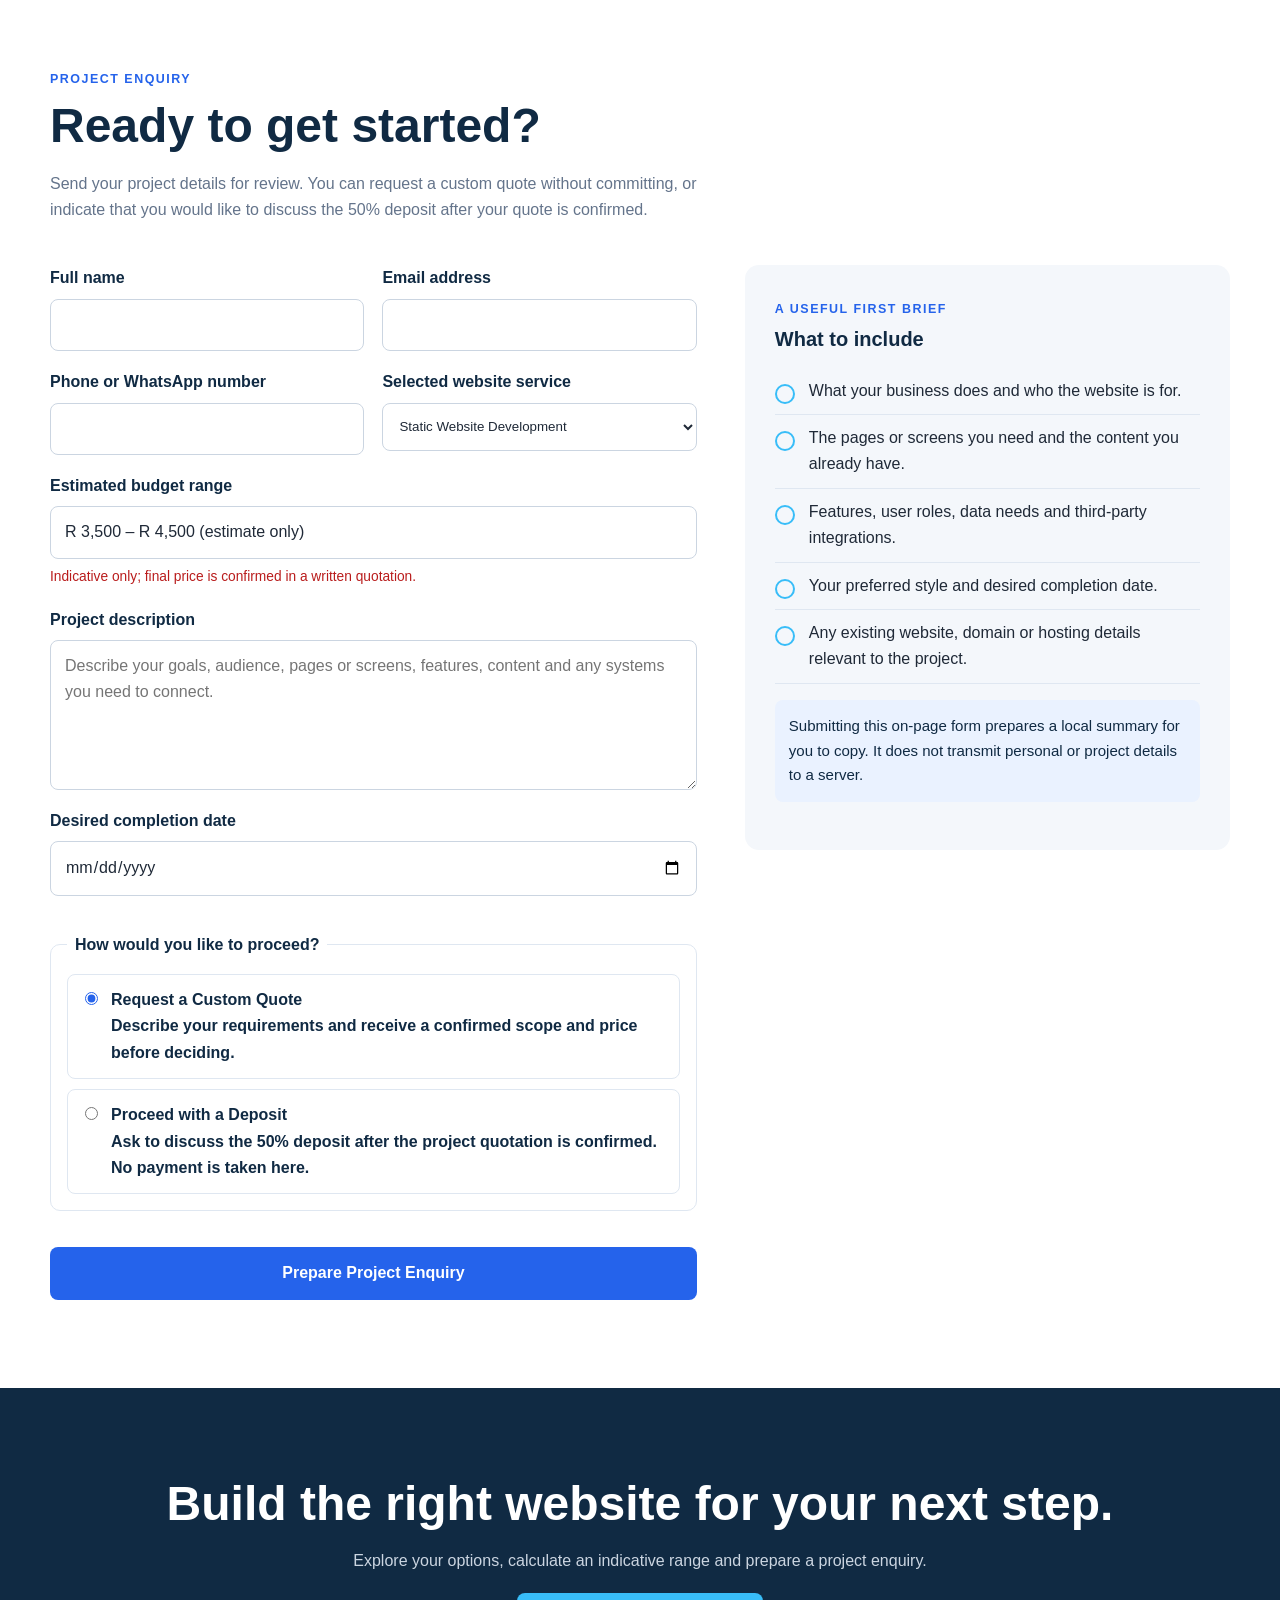
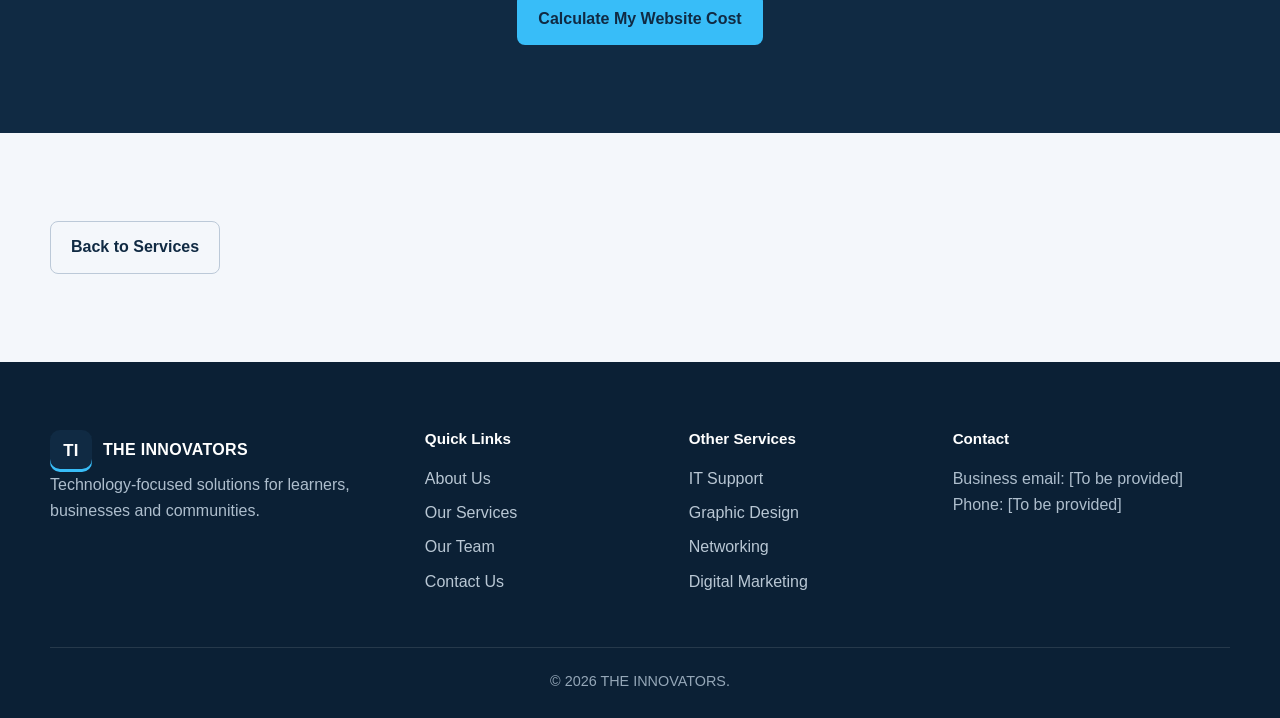
<file: services/web-development.html>
<!doctype html>
<html lang="en-ZA">
<head>
  <meta charset="utf-8">
  <meta name="viewport" content="width=device-width,initial-scale=1">
  <meta name="description" content="Explore static websites, WordPress sites and custom web applications from THE INNOVATORS. Compare starting prices and estimate your project cost.">
  <title>Web Development Services | THE INNOVATORS</title>
  <link rel="stylesheet" href="../assets/css/style.css">
  <style>
    .package-grid { align-items:stretch; }
    .package-card { border-top:4px solid var(--blue); }
    .package-card .icon-box { flex:0 0 52px; }
    .package-price { color:var(--navy); font-size:1.55rem; font-weight:850; margin:4px 0 16px; }
    .package-price span { display:block; color:var(--muted); font-size:.84rem; font-weight:600; }
    .package-card .check-list { margin-top:8px; }
    .package-card .btn { margin-top:14px; align-self:flex-start; }
    .web-app-card { position:relative; border:2px solid var(--cyan); border-top-width:5px; background:var(--navy); color:var(--white); box-shadow:var(--shadow); }
    .web-app-card h3, .web-app-card .package-price { color:var(--white); }
    .web-app-card .package-price span, .web-app-card p { color:#d5e4f2; }
    .web-app-card .icon-box { background:var(--cyan); color:var(--navy); }
    .web-app-card .check-list li { border-color:rgba(255,255,255,.17); }
    .web-app-card .check-list li::before { border-color:var(--cyan); }
    .web-app-card .btn { background:var(--cyan); color:var(--navy); }
    .estimate-layout { display:grid; grid-template-columns:minmax(0,1.15fr) minmax(280px,.85fr); gap:28px; align-items:start; }
    .estimate-panel { background:var(--white); border:1px solid var(--border); border-radius:var(--radius); padding:28px; }
    .estimate-output { position:sticky; top:104px; background:var(--navy); color:var(--white); border-radius:var(--radius); padding:28px; }
    .estimate-output h3, .estimate-output strong { color:var(--white); }
    .estimate-output p { color:#d5e4f2; }
    .estimate-range { color:var(--cyan); font-size:clamp(1.7rem,3vw,2.4rem); font-weight:850; line-height:1.2; margin:12px 0; }
    .estimate-breakdown { padding-left:20px; color:#e4edf5; }
    .estimate-breakdown li { margin:8px 0; }
    .form-select { width:100%; min-height:48px; border:1px solid #cbd5e1; border-radius:8px; background:var(--white); padding:10px 12px; color:var(--text); }
    .form-select:focus { outline:3px solid rgba(56,189,248,.45); border-color:var(--blue); }
    .option-list { display:grid; gap:10px; }
    .option-item { display:flex; gap:10px; align-items:flex-start; padding:12px; border:1px solid var(--border); border-radius:8px; background:var(--white); color:var(--text); }
    .option-item input { width:auto; flex:0 0 auto; margin-top:5px; accent-color:var(--blue); }
    .option-item strong { display:block; color:var(--navy); }
    .feature-set { margin:18px 0; padding:16px; border:1px solid var(--border); border-radius:10px; }
    .feature-set legend { padding:0 8px; color:var(--navy); font-weight:750; }
    .feature-set[hidden] { display:none; }
    .estimate-note { padding:14px; border-radius:8px; background:#eaf2ff; color:var(--navy); font-size:.94rem; }
    .process-card { height:100%; }
    .process-number { width:38px; height:38px; display:grid; place-items:center; border-radius:50%; background:var(--navy); color:var(--cyan); font-weight:850; margin-bottom:16px; }
    .payment-note { padding:16px; background:#eaf2ff; border-left:4px solid var(--blue); border-radius:8px; color:var(--navy); }
    .form-status { display:none; }
    .enquiry-summary { margin-top:22px; }
    .enquiry-summary textarea { min-height:220px; }
    .enquiry-summary .btn { margin-top:10px; }
    @media (max-width:980px) {
      .estimate-layout { grid-template-columns:1fr; }
      .estimate-output { position:static; }
      .package-grid { grid-template-columns:1fr 1fr; }
      .web-app-card { grid-column:1/-1; }
    }
    @media (max-width:760px) {
      .package-grid { grid-template-columns:1fr; }
      .web-app-card { grid-column:auto; }
      .estimate-panel, .estimate-output { padding:22px; }
    }
  </style>
</head>
<body>
  <header class="site-header">
    <div class="container navbar">
      <a class="brand" href="../index.html"><span class="brand-mark">TI</span><span class="brand-text">THE INNOVATORS</span></a>
      <button class="nav-toggle" type="button" aria-label="Open navigation" aria-expanded="false"><span></span><span></span><span></span></button>
      <nav class="nav-links" aria-label="Main navigation">
        <a href="../index.html">Home</a>
        <a href="../about.html">About Us</a>
        <a class="active" href="../services.html">Services</a>
        <a href="../team.html">Our Team</a>
        <a href="../contact.html">Contact Us</a>
        <a class="btn" href="../contact.html">Get in Touch</a>
      </nav>
    </div>
  </header>

  <main>
    <section class="page-banner">
      <div class="container">
        <div class="breadcrumb"><a href="../index.html">Home</a> / <a href="../services.html">Services</a> / Web Development</div>
        <span class="eyebrow">Web Development by Gift Mathibela</span>
        <h1>Websites built for your next step.</h1>
        <p>From a clear online starting point to a custom digital platform, choose a web solution that fits your goals.</p>
        <a class="btn" href="#estimate">Calculate My Website Cost</a>
      </div>
    </section>

    <section class="section">
      <div class="container">
        <div class="section-heading">
          <span class="eyebrow">Choose your service</span>
          <h2>Web development for every stage of growth</h2>
          <p>All prices are starting prices in South African Rand. Final scope, features and delivery dates are agreed in a written quotation before work begins.</p>
        </div>
        <div class="grid-3 package-grid">
          <article class="card service-card package-card">
            <div class="icon-box" aria-hidden="true"><svg viewBox="0 0 24 24"><rect x="3" y="4" width="18" height="16" rx="2"/><path d="M3 9h18m-13-3h.01M7 13h4m-4 3h7"/></svg></div>
            <h3>Static Website Development</h3>
            <p class="package-price">From R3,500<span>Once-off project pricing</span></p>
            <p>A fast, straightforward website for sharing information and helping customers find your business online.</p>
            <ul class="check-list">
              <li>Landing pages and portfolios</li>
              <li>Business and informational websites</li>
              <li>Estimator baseline: up to 5 pages</li>
            </ul>
            <a class="btn btn-outline" href="#estimate" data-select-package="static">Get Started</a>
          </article>

          <article class="card service-card package-card">
            <div class="icon-box" aria-hidden="true"><svg viewBox="0 0 24 24"><path d="M4 5h16v15H4zM4 9h16M8 5v4m-1 5h5m-5 3h9"/></svg></div>
            <h3>WordPress Website Development</h3>
            <p class="package-price">From R7,500<span>Once-off project pricing</span></p>
            <p>A manageable website that lets your team update pages, publish articles and maintain content.</p>
            <ul class="check-list">
              <li>Business websites with editable pages</li>
              <li>Publishing and blog capabilities</li>
              <li>Estimator baseline: up to 5 pages</li>
            </ul>
            <a class="btn btn-outline" href="#estimate" data-select-package="wordpress">Get Started</a>
          </article>

          <article class="card service-card package-card web-app-card">
            <div class="icon-box" aria-hidden="true"><svg viewBox="0 0 24 24"><rect x="3" y="4" width="18" height="16" rx="2"/><path d="M3 9h18m-13 4h3m-3 3h7m3-4v4"/></svg></div>
            <span class="eyebrow" style="color:var(--cyan)">Advanced solutions</span>
            <h3>Custom Web Application Development</h3>
            <p class="package-price">From R25,000<span>Scoped to your requirements</span></p>
            <p>Purpose-built systems for workflows and services that need more than a standard website.</p>
            <ul class="check-list">
              <li>User registration, login and secure account flows</li>
              <li>Dashboards, databases and integrations</li>
              <li>Automated processes and custom features</li>
              <li>Complex projects begin with a detailed assessment</li>
            </ul>
            <a class="btn" href="#estimate" data-select-package="webapp">Plan an Application</a>
          </article>
        </div>
      </div>
    </section>

    <section class="section section-light" id="estimate">
      <div class="container">
        <div class="section-heading">
          <span class="eyebrow">Plan your project</span>
          <h2>Website Cost Estimator</h2>
          <p>Choose your project type, size and options to see an indicative price range. Your selections update the estimate immediately.</p>
        </div>

        <div class="estimate-layout">
          <div class="estimate-panel">
            <div class="form-grid">
              <div class="form-field">
                <label for="website-type">Website type</label>
                <select class="form-select" id="website-type">
                  <option value="static">Static website</option>
                  <option value="wordpress">WordPress website</option>
                  <option value="webapp">Custom web application</option>
                </select>
              </div>
              <div class="form-field">
                <label id="pages-label" for="page-count">Number of pages</label>
                <input id="page-count" type="number" min="1" max="40" step="1" value="5" inputmode="numeric">
              </div>
              <div class="form-field full">
                <label for="design-level">Design preference</label>
                <select class="form-select" id="design-level">
                  <option value="basic">Basic</option>
                  <option value="professional">Professional</option>
                  <option value="advanced">Advanced</option>
                </select>
              </div>
            </div>

            <fieldset class="feature-set" data-feature-set="static">
              <legend>Static website options</legend>
              <div class="option-list">
                <label class="option-item"><input type="checkbox" data-addon="contactForm"><span><strong>Contact form</strong>Let visitors send a project or enquiry request.</span></label>
                <label class="option-item"><input type="checkbox" data-addon="gallery"><span><strong>Image gallery</strong>Showcase products, projects or photographs.</span></label>
                <label class="option-item"><input type="checkbox" data-addon="blog"><span><strong>News or article section</strong>Add a structured area for updates.</span></label>
              </div>
            </fieldset>

            <fieldset class="feature-set" data-feature-set="wordpress" hidden>
              <legend>WordPress options</legend>
              <div class="option-list">
                <label class="option-item"><input type="checkbox" data-addon="store"><span><strong>Online store</strong>Product catalogue and shopping features, scoped to your needs.</span></label>
                <label class="option-item"><input type="checkbox" data-addon="booking"><span><strong>Booking functionality</strong>Let customers request or schedule appointments.</span></label>
                <label class="option-item"><input type="checkbox" data-addon="migration"><span><strong>Content migration</strong>Move agreed existing content into the new site.</span></label>
              </div>
            </fieldset>

            <fieldset class="feature-set" data-feature-set="webapp" hidden>
              <legend>Web application functionality</legend>
              <div class="option-list">
                <label class="option-item"><input type="checkbox" data-addon="database"><span><strong>Database functionality</strong>Store and manage structured application data.</span></label>
                <label class="option-item"><input type="checkbox" data-addon="accounts"><span><strong>User accounts and login</strong>Registration and sign-in flows for users.</span></label>
                <label class="option-item"><input type="checkbox" data-addon="dashboard"><span><strong>Dashboard and reporting</strong>Role-based views of data and activity.</span></label>
                <label class="option-item"><input type="checkbox" data-addon="automation"><span><strong>Automated processes</strong>Custom workflow logic, assessed against your brief.</span></label>
                <label class="option-item"><input type="checkbox" id="integrations-toggle" data-addon="integrations"><span><strong>External integrations</strong>Connect with agreed third-party services.</span></label>
                <div class="form-field" id="integration-count-field" hidden>
                  <label for="integration-count">Number of integrations to estimate</label>
                  <input id="integration-count" type="number" min="1" max="10" value="1" inputmode="numeric">
                </div>
              </div>
            </fieldset>

            <fieldset class="feature-set">
              <legend>Optional services</legend>
              <div class="option-list">
                <label class="option-item"><input type="checkbox" id="seo-option"><span><strong>SEO setup</strong>Basic on-page and search setup for the agreed scope.</span></label>
                <label class="option-item"><input type="checkbox" id="content-option"><span><strong>Content creation</strong>Content writing for an agreed initial set of pages.</span></label>
              </div>
            </fieldset>
            <p class="estimate-note">Planning assumptions: starting prices cover up to 5 pages for static and WordPress sites, or 1 primary screen for a web application. Extra pages/screens, selected options and design preference affect the estimate. Hosting, domain registration and ongoing support are excluded unless included in your written quote.</p>
          </div>

          <aside class="estimate-output" aria-labelledby="estimate-result-title">
            <span class="eyebrow" style="color:var(--cyan)">Indicative estimate · ZAR</span>
            <h3 id="estimate-result-title">Your estimated project range</h3>
            <p class="estimate-range" id="estimate-range" aria-live="polite">R3,500 – R4,500</p>
            <p id="estimate-type">Static website development</p>
            <strong>Estimate breakdown</strong>
            <ul class="estimate-breakdown" id="estimate-breakdown"></ul>
            <p>The upper end includes a 20% allowance for scope uncertainty, rounded up to the next R500. This is not a final quotation; complex applications need a detailed assessment.</p>
            <a class="btn" href="#booking">Request a Quote</a>
          </aside>
        </div>
      </div>
    </section>

    <section class="section">
      <div class="container">
        <div class="section-heading">
          <span class="eyebrow">How it works</span>
          <h2>From first brief to website handover</h2>
          <p>We agree the requirements, responsibilities and milestones before development starts.</p>
        </div>
        <div class="grid-3">
          <article class="card process-card"><div class="process-number">1</div><h3>Share your requirements</h3><p>Tell us about your business, audience, goals, content and required pages, screens or functionality. Use the estimator as a starting point.</p></article>
          <article class="card process-card"><div class="process-number">2</div><h3>Review and quotation</h3><p>We clarify the scope, discuss suitable options and provide a written quotation with the confirmed price, deposit, milestones and expected delivery date.</p></article>
          <article class="card process-card"><div class="process-number">3</div><h3>Build and review</h3><p>After approval and the agreed deposit, work proceeds through development and client review. Feedback and content are handled against the agreed scope.</p></article>
          <article class="card process-card"><div class="process-number">4</div><h3>Test and refine</h3><p>We review the agreed functionality, check the project with you and resolve in-scope adjustments before handover.</p></article>
          <article class="card process-card"><div class="process-number">5</div><h3>Approve and settle</h3><p>You approve the agreed deliverables and complete the remaining payment according to the written quotation.</p></article>
          <article class="card process-card"><div class="process-number">6</div><h3>Delivery and handover</h3><p>We provide the completed website or application and agreed access or handover information. Launch, hosting, training and ongoing support are included only when quoted.</p></article>
        </div>
      </div>
    </section>

    <section class="section section-light">
      <div class="container grid-2">
        <article>
          <span class="eyebrow">Customer benefits</span>
          <h2>A practical partner for your online presence</h2>
          <ul class="check-list">
            <li>Give your business a professional place to explain its services and reach customers online.</li>
            <li>Choose a straightforward static site, an editable WordPress site or a custom application to match your needs.</li>
            <li>Plan important functions, content and design before committing to a final scope.</li>
            <li>Keep the project transparent with a written quote, agreed milestones and review points.</li>
            <li>Start with a clear estimate while reserving complex functionality for proper discovery and assessment.</li>
          </ul>
        </article>
        <aside class="card">
          <span class="eyebrow">Payment terms</span>
          <h3>Clear terms before work begins</h3>
          <p>A 50% deposit is required against the confirmed project quotation before work starts. The remaining balance, payment dates and any milestone terms are stated in the written quote. Changes outside the agreed scope are discussed and priced for approval before additional work begins.</p>
          <p class="payment-note">No payment gateway is configured on this page. Selecting the deposit enquiry option does not charge you. After reviewing and confirming your project, we will provide the quotation and payment instructions directly.</p>
        </aside>
      </div>
    </section>

    <section class="section" id="booking">
      <div class="container">
        <div class="section-heading">
          <span class="eyebrow">Project enquiry</span>
          <h2>Ready to get started?</h2>
          <p>Send your project details for review. You can request a custom quote without committing, or indicate that you would like to discuss the 50% deposit after your quote is confirmed.</p>
        </div>
        <div class="contact-layout">
          <div>
            <form id="web-project-enquiry">
              <div class="form-grid">
                <div class="form-field">
                  <label for="client-name">Full name</label>
                  <input id="client-name" name="fullName" type="text" autocomplete="name" required>
                </div>
                <div class="form-field">
                  <label for="client-email">Email address</label>
                  <input id="client-email" name="email" type="email" autocomplete="email" required>
                </div>
                <div class="form-field">
                  <label for="client-phone">Phone or WhatsApp number</label>
                  <input id="client-phone" name="phone" type="tel" autocomplete="tel" required>
                </div>
                <div class="form-field">
                  <label for="package-choice">Selected website service</label>
                  <select class="form-select" id="package-choice" name="package">
                    <option value="static">Static Website Development</option>
                    <option value="wordpress">WordPress Website Development</option>
                    <option value="webapp">Custom Web Application Development</option>
                  </select>
                </div>
                <div class="form-field full">
                  <label for="estimated-budget">Estimated budget range</label>
                  <input id="estimated-budget" name="estimatedBudget" type="text" readonly aria-describedby="budget-help">
                  <span id="budget-help" class="field-error">Indicative only; final price is confirmed in a written quotation.</span>
                </div>
                <div class="form-field full">
                  <label for="project-description">Project description</label>
                  <textarea id="project-description" name="projectDescription" required placeholder="Describe your goals, audience, pages or screens, features, content and any systems you need to connect."></textarea>
                </div>
                <div class="form-field full">
                  <label for="completion-date">Desired completion date</label>
                  <input id="completion-date" name="completionDate" type="date" required>
                </div>
                <fieldset class="form-field full feature-set">
                  <legend>How would you like to proceed?</legend>
                  <div class="option-list">
                    <label class="option-item"><input type="radio" name="enquiryType" value="quote" checked><span><strong>Request a Custom Quote</strong>Describe your requirements and receive a confirmed scope and price before deciding.</span></label>
                    <label class="option-item"><input type="radio" name="enquiryType" value="deposit"><span><strong>Proceed with a Deposit</strong>Ask to discuss the 50% deposit after the project quotation is confirmed. No payment is taken here.</span></label>
                  </div>
                </fieldset>
                <div class="form-field full">
                  <p class="payment-note" id="deposit-note" hidden>The deposit is 50% of the confirmed quotation, not this estimate. There is no payment gateway on this page. If the project is confirmed, payment instructions will be provided with the quote.</p>
                  <button class="btn" type="submit" id="enquiry-submit">Prepare Project Enquiry</button>
                </div>
              </div>
              <div class="form-status" id="enquiry-status" role="status" aria-live="polite"></div>
            </form>
            <div class="enquiry-summary" id="enquiry-summary-wrap" hidden>
              <h3>Your enquiry summary</h3>
              <p>This static page cannot send or save enquiries. Nothing has been submitted to THE INNOVATORS. Copy this summary to keep it and share it through a confirmed company contact channel.</p>
              <label class="form-field" for="enquiry-summary">Enquiry details</label>
              <textarea class="form-field" id="enquiry-summary" readonly rows="10"></textarea>
              <button class="btn btn-outline" id="copy-enquiry-summary" type="button">Copy Enquiry Summary</button>
            </div>
          </div>

          <aside class="contact-panel">
            <span class="eyebrow">A useful first brief</span>
            <h3>What to include</h3>
            <ul class="check-list">
              <li>What your business does and who the website is for.</li>
              <li>The pages or screens you need and the content you already have.</li>
              <li>Features, user roles, data needs and third-party integrations.</li>
              <li>Your preferred style and desired completion date.</li>
              <li>Any existing website, domain or hosting details relevant to the project.</li>
            </ul>
            <p class="estimate-note">Submitting this on-page form prepares a local summary for you to copy. It does not transmit personal or project details to a server.</p>
          </aside>
        </div>
      </div>
    </section>

    <section class="section cta">
      <div class="container">
        <h2>Build the right website for your next step.</h2>
        <p>Explore your options, calculate an indicative range and prepare a project enquiry.</p>
        <a class="btn" href="#estimate">Calculate My Website Cost</a>
      </div>
    </section>

    <section class="section section-light">
      <div class="container">
        <a class="btn btn-outline" href="../services.html">Back to Services</a>
      </div>
    </section>
  </main>

  <footer class="site-footer">
    <div class="container">
      <div class="footer-grid">
        <div>
          <a class="brand" href="../index.html"><span class="brand-mark">TI</span><span>THE INNOVATORS</span></a>
          <p>Technology-focused solutions for learners, businesses and communities.</p>
        </div>
        <div>
          <h3 class="footer-title">Quick Links</h3>
          <ul class="footer-links">
            <li><a href="../about.html">About Us</a></li>
            <li><a href="../services.html">Our Services</a></li>
            <li><a href="../team.html">Our Team</a></li>
            <li><a href="../contact.html">Contact Us</a></li>
          </ul>
        </div>
        <div>
          <h3 class="footer-title">Other Services</h3>
          <ul class="footer-links">
            <li><a href="it-support.html">IT Support</a></li>
            <li><a href="design.html">Graphic Design</a></li>
            <li><a href="networking.html">Networking</a></li>
            <li><a href="marketing.html">Digital Marketing</a></li>
          </ul>
        </div>
        <div>
          <h3 class="footer-title">Contact</h3>
          <p>Business email: [To be provided]<br>Phone: [To be provided]</p>
        </div>
      </div>
      <div class="footer-bottom">&copy; <span data-current-year></span> THE INNOVATORS.</div>
    </div>
  </footer>

  <script src="../assets/js/script.js"></script>
  <script>
    (() => {
      const prices = {
        static: {
          name: "Static website development",
          base: 3500,
          includedPages: 5,
          extraPage: 500,
          design: { basic: 0, professional: 1800, advanced: 4000 },
          addons: { contactForm: 650, gallery: 800, blog: 1500 },
          seo: 1200,
          content: 1500
        },
        wordpress: {
          name: "WordPress website development",
          base: 7500,
          includedPages: 5,
          extraPage: 650,
          design: { basic: 0, professional: 2500, advanced: 5000 },
          addons: { store: 6500, booking: 3000, migration: 1800 },
          seo: 1800,
          content: 2000
        },
        webapp: {
          name: "Custom web application development",
          base: 25000,
          includedPages: 1,
          extraPage: 1800,
          design: { basic: 0, professional: 5000, advanced: 10000 },
          addons: { database: 8500, accounts: 7000, dashboard: 9500, automation: 6500, integrations: 4500 },
          seo: 3000,
          content: 2500
        }
      };
      const addonNames = {
        contactForm: "Contact form",
        gallery: "Image gallery",
        blog: "News or article section",
        store: "Online store",
        booking: "Booking functionality",
        migration: "Content migration",
        database: "Database functionality",
        accounts: "User accounts and login",
        dashboard: "Dashboard and reporting",
        automation: "Automated processes",
        integrations: "External integrations"
      };
      const currency = new Intl.NumberFormat("en-ZA", {
        style: "currency",
        currency: "ZAR",
        maximumFractionDigits: 0
      });
      const typeSelect = document.querySelector("#website-type");
      const pagesInput = document.querySelector("#page-count");
      const designSelect = document.querySelector("#design-level");
      const estimateRange = document.querySelector("#estimate-range");
      const estimateType = document.querySelector("#estimate-type");
      const estimateBreakdown = document.querySelector("#estimate-breakdown");
      const packageChoice = document.querySelector("#package-choice");
      const budgetInput = document.querySelector("#estimated-budget");
      const integrationsToggle = document.querySelector("#integrations-toggle");
      const integrationCountField = document.querySelector("#integration-count-field");
      const integrationCount = document.querySelector("#integration-count");
      const enquiryForm = document.querySelector("#web-project-enquiry");
      const enquiryStatus = document.querySelector("#enquiry-status");
      const enquirySummaryWrap = document.querySelector("#enquiry-summary-wrap");
      const enquirySummary = document.querySelector("#enquiry-summary");
      const copyEnquirySummary = document.querySelector("#copy-enquiry-summary");
      const depositNote = document.querySelector("#deposit-note");
      const enquirySubmit = document.querySelector("#enquiry-submit");
      let currentEstimate = { minimum: 3500, maximum: 4500, type: "static" };

      const formatMoney = (amount) => currency.format(amount);

      function updateFeatureVisibility() {
        document.querySelectorAll("[data-feature-set]").forEach((group) => {
          group.hidden = group.dataset.featureSet !== typeSelect.value;
        });
        const isWebApp = typeSelect.value === "webapp";
        document.querySelector("#pages-label").textContent = isWebApp ? "Number of screens" : "Number of pages";
        integrationCountField.hidden = !isWebApp || !integrationsToggle.checked;
      }

      function calculateEstimate() {
        const type = prices[typeSelect.value] ? typeSelect.value : "static";
        const packagePrice = prices[type];
        const pageCount = Math.min(40, Math.max(1, Number.parseInt(pagesInput.value, 10) || 1));
        pagesInput.value = String(pageCount);
        const designLevel = designSelect.value in packagePrice.design ? designSelect.value : "basic";
        const items = [{ name: "Starting price", amount: packagePrice.base }];
        const extraPages = Math.max(0, pageCount - packagePrice.includedPages);
        if (extraPages) {
          items.push({
            name: `${extraPages} additional ${type === "webapp" ? "screen(s)" : "page(s)"}`,
            amount: extraPages * packagePrice.extraPage
          });
        }
        const designCost = packagePrice.design[designLevel];
        if (designCost) items.push({ name: `${designLevel[0].toUpperCase()}${designLevel.slice(1)} design`, amount: designCost });

        document.querySelectorAll("[data-addon]").forEach((input) => {
          const addon = input.dataset.addon;
          if (!input.checked || !(addon in packagePrice.addons)) return;
          const quantity = addon === "integrations"
            ? Math.min(10, Math.max(1, Number.parseInt(integrationCount.value, 10) || 1))
            : 1;
          if (addon === "integrations") integrationCount.value = String(quantity);
          items.push({ name: quantity > 1 ? `${addonNames[addon]} (${quantity})` : addonNames[addon], amount: packagePrice.addons[addon] * quantity });
        });
        if (document.querySelector("#seo-option").checked) items.push({ name: "SEO setup", amount: packagePrice.seo });
        if (document.querySelector("#content-option").checked) items.push({ name: "Initial content creation", amount: packagePrice.content });

        const minimum = items.reduce((total, item) => total + item.amount, 0);
        const maximum = Math.ceil((minimum * 1.2) / 500) * 500;
        currentEstimate = { minimum, maximum, type };
        estimateRange.textContent = `${formatMoney(minimum)} – ${formatMoney(maximum)}`;
        estimateType.textContent = packagePrice.name;
        budgetInput.value = `${formatMoney(minimum)} – ${formatMoney(maximum)} (estimate only)`;
        estimateBreakdown.replaceChildren();
        items.forEach((item) => {
          const row = document.createElement("li");
          row.textContent = `${item.name}: ${formatMoney(item.amount)}`;
          estimateBreakdown.append(row);
        });
      }

      function updateEstimate() {
        updateFeatureVisibility();
        calculateEstimate();
      }

      typeSelect.addEventListener("change", () => {
        packageChoice.value = typeSelect.value;
        updateEstimate();
      });
      packageChoice.addEventListener("change", () => {
        typeSelect.value = packageChoice.value;
        pagesInput.value = typeSelect.value === "webapp" ? "1" : "5";
        updateEstimate();
      });
      document.querySelectorAll("#estimate input, #estimate select").forEach((input) => {
        input.addEventListener("input", updateEstimate);
        input.addEventListener("change", updateEstimate);
      });
      document.querySelectorAll("[data-select-package]").forEach((button) => {
        button.addEventListener("click", () => {
          const type = button.dataset.selectPackage;
          typeSelect.value = type;
          packageChoice.value = type;
          pagesInput.value = type === "webapp" ? "1" : "5";
          updateEstimate();
        });
      });
      document.querySelectorAll('input[name="enquiryType"]').forEach((input) => {
        input.addEventListener("change", () => {
          const wantsDeposit = enquiryForm.querySelector('input[name="enquiryType"]:checked').value === "deposit";
          depositNote.hidden = !wantsDeposit;
          enquirySubmit.textContent = wantsDeposit ? "Prepare Deposit Enquiry (No Payment)" : "Prepare Custom Quote Enquiry";
        });
      });

      const today = new Date();
      const localToday = `${today.getFullYear()}-${String(today.getMonth() + 1).padStart(2, "0")}-${String(today.getDate()).padStart(2, "0")}`;
      document.querySelector("#completion-date").min = localToday;

      enquiryForm.addEventListener("submit", (event) => {
        event.preventDefault();
        if (!enquiryForm.reportValidity()) return;

        const formData = new FormData(enquiryForm);
        const enquiryType = formData.get("enquiryType") === "deposit" ? "Deposit discussion after confirmed quotation" : "Custom quote request";
        const selectedFeatures = [...document.querySelectorAll(`[data-feature-set="${currentEstimate.type}"] [data-addon]:checked`)]
          .map((input) => input.dataset.addon === "integrations"
            ? `${addonNames[input.dataset.addon]} (${integrationCount.value})`
            : addonNames[input.dataset.addon]);
        const summary = [
          "THE INNOVATORS — Web Development Project Enquiry",
          `Enquiry option: ${enquiryType}`,
          `Name: ${formData.get("fullName")}`,
          `Email: ${formData.get("email")}`,
          `Phone or WhatsApp: ${formData.get("phone")}`,
          `Selected service: ${prices[currentEstimate.type].name}`,
          `Pages or screens: ${pagesInput.value}`,
          `Design preference: ${designSelect.options[designSelect.selectedIndex].text}`,
          `Additional features: ${selectedFeatures.length ? selectedFeatures.join(", ") : "None selected"}`,
          `SEO setup: ${document.querySelector("#seo-option").checked ? "Requested" : "Not requested"}`,
          `Content creation: ${document.querySelector("#content-option").checked ? "Requested" : "Not requested"}`,
          `Estimated budget: ${formatMoney(currentEstimate.minimum)} – ${formatMoney(currentEstimate.maximum)} (indicative only)`,
          `Desired completion date: ${formData.get("completionDate")}`,
          "",
          "Project description:",
          formData.get("projectDescription"),
          "",
          "The estimate is not a confirmed quotation. A 50% deposit applies only to the confirmed project quotation. No payment has been made."
        ].join("\n");
        enquirySummary.value = summary;
        enquirySummaryWrap.hidden = false;
        enquiryStatus.style.display = "block";
        enquiryStatus.textContent = "Your enquiry summary is ready below, but this page is not connected to a submission service. Nothing has been sent or saved. Copy the summary to share it through a confirmed company contact channel.";
        enquirySummaryWrap.scrollIntoView({ behavior: "smooth", block: "start" });
      });

      copyEnquirySummary.addEventListener("click", async () => {
        if (!navigator.clipboard || typeof navigator.clipboard.writeText !== "function") {
          enquiryStatus.textContent = "Clipboard access is unavailable in this browser. Select the summary above to copy it. Nothing has been sent.";
          enquirySummary.focus();
          enquirySummary.select();
          return;
        }
        try {
          await navigator.clipboard.writeText(enquirySummary.value);
          enquiryStatus.textContent = "The summary was copied to your clipboard. Nothing has been sent to THE INNOVATORS.";
        } catch {
          enquiryStatus.textContent = "The browser could not copy the summary. Select the text above to copy it. Nothing has been sent.";
          enquirySummary.focus();
          enquirySummary.select();
        }
      });

      updateEstimate();
    })();
  </script>
</body>
</html>
</file>
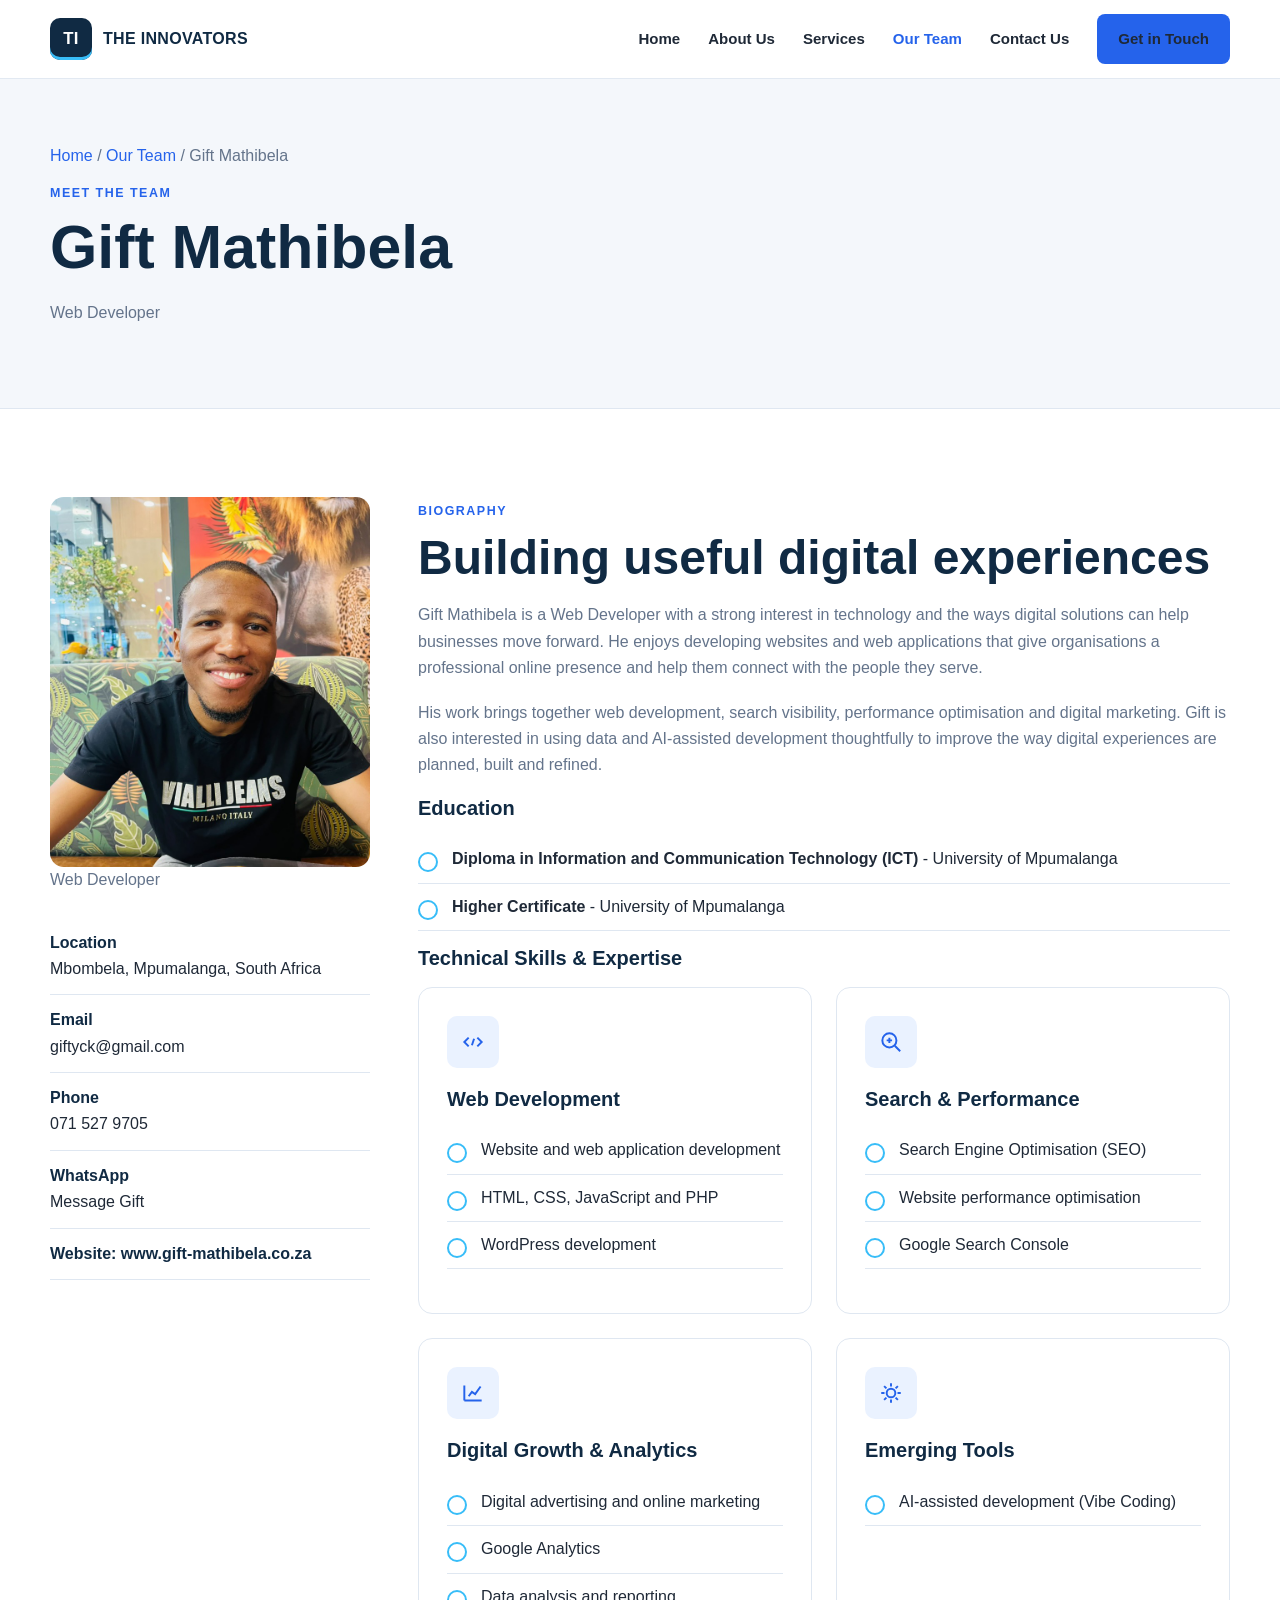
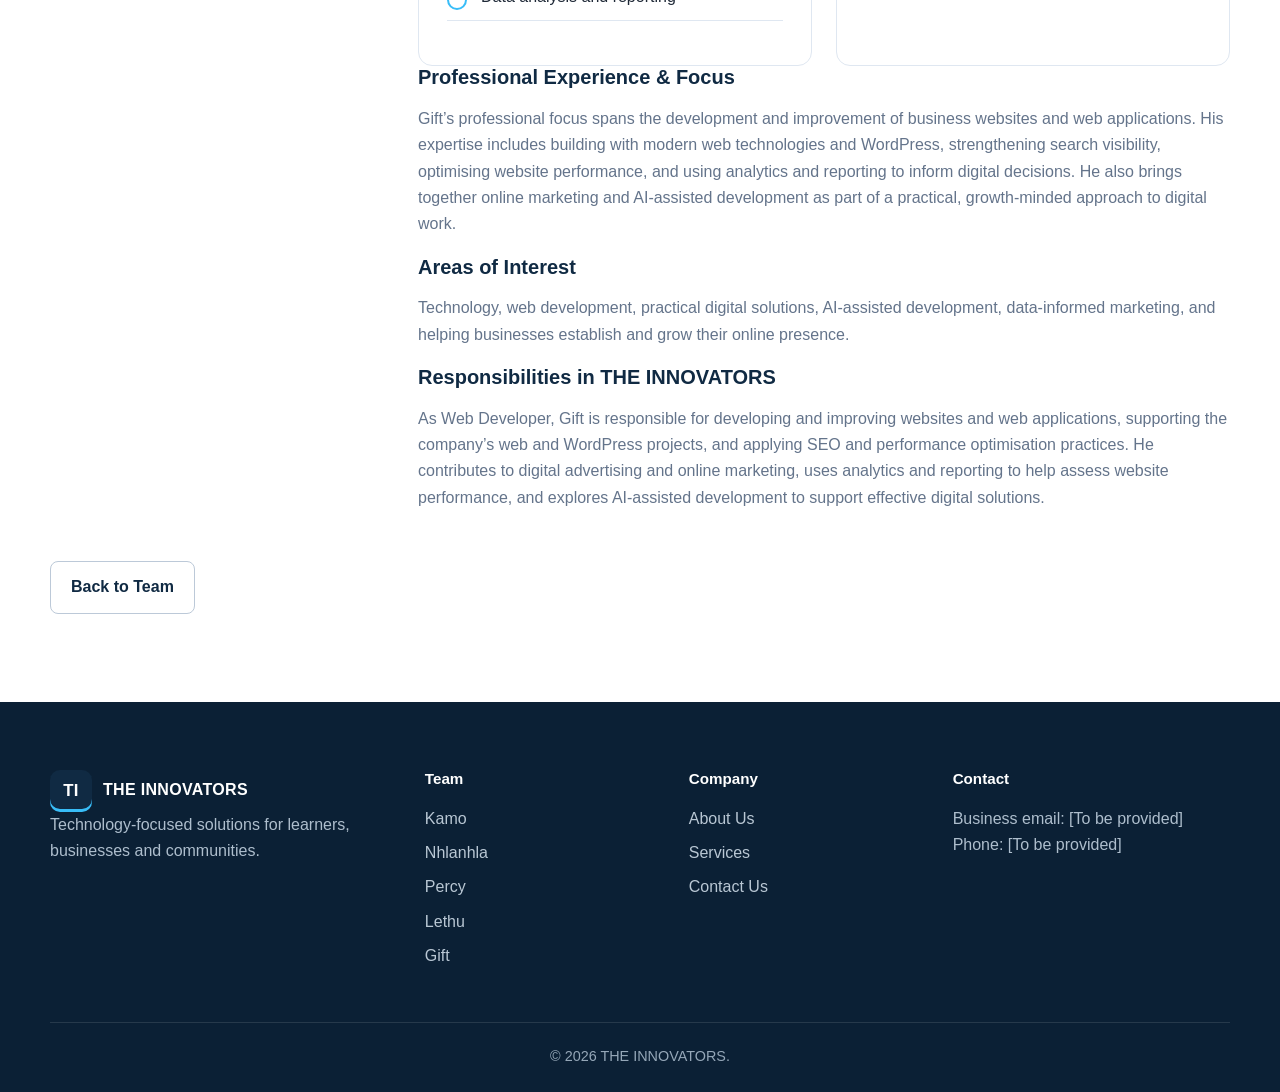
<file: team/gift.html>
<!doctype html>
<html lang="en-ZA">
<head>
  <meta charset="utf-8">
  <meta name="viewport" content="width=device-width,initial-scale=1">
  <meta name="description" content="Meet Gift Mathibela, Web Developer at THE INNOVATORS, creating digital solutions that help businesses grow online.">
  <title>Gift Mathibela | Web Developer | THE INNOVATORS</title>
  <link rel="stylesheet" href="../assets/css/style.css">
</head>
<body>
  <header class="site-header">
    <div class="container navbar">
      <a class="brand" href="../index.html"><span class="brand-mark">TI</span><span class="brand-text">THE INNOVATORS</span></a>
      <button class="nav-toggle" type="button" aria-label="Open navigation" aria-expanded="false"><span></span><span></span><span></span></button>
      <nav class="nav-links" aria-label="Main navigation">
        <a href="../index.html">Home</a>
        <a href="../about.html">About Us</a>
        <a href="../services.html">Services</a>
        <a class="active" href="../team.html">Our Team</a>
        <a href="../contact.html">Contact Us</a>
        <a class="btn" href="../contact.html">Get in Touch</a>
      </nav>
    </div>
  </header>

  <main>
    <section class="page-banner">
      <div class="container">
        <div class="breadcrumb"><a href="../index.html">Home</a> / <a href="../team.html">Our Team</a> / Gift Mathibela</div>
        <span class="eyebrow">Meet the team</span>
        <h1>Gift Mathibela</h1>
        <p class="role">Web Developer</p>
      </div>
    </section>

    <section class="section">
      <div class="container profile-layout">
        <aside>
          <div class="profile-photo" role="img" aria-label="Gift Mathibela" style="background-image:url('gift-photo.jpg');background-size:cover;background-position:center 35%"></div>
          <p class="role">Web Developer</p>
          <div class="profile-meta">
            <div><strong>Location</strong>Mbombela, Mpumalanga, South Africa</div>
            <div><strong>Email</strong><a href="mailto:giftyck@gmail.com">giftyck@gmail.com</a></div>
            <div><strong>Phone</strong><a href="tel:+27715279705">071 527 9705</a></div>
            <div><strong>WhatsApp</strong><a href="https://wa.me/27715279705" target="_blank" rel="noopener noreferrer">Message Gift</a></div>
            <div><strong>Website: <a href="https://gift-mathibela.co.za">www.gift-mathibela.co.za</a></strong></div>
          </div>
        </aside>

        <article>
          <span class="eyebrow">Biography</span>
          <h2>Building useful digital experiences</h2>
          <p>Gift Mathibela is a Web Developer with a strong interest in technology and the ways digital solutions can help businesses move forward. He enjoys developing websites and web applications that give organisations a professional online presence and help them connect with the people they serve.</p>
          <p>His work brings together web development, search visibility, performance optimisation and digital marketing. Gift is also interested in using data and AI-assisted development thoughtfully to improve the way digital experiences are planned, built and refined.</p>

          <h3>Education</h3>
          <ul class="check-list">
            <li><strong>Diploma in Information and Communication Technology (ICT)</strong> - University of Mpumalanga</li>
            <li><strong>Higher Certificate</strong> - University of Mpumalanga</li>
          </ul>

          <h3>Technical Skills &amp; Expertise</h3>
          <div class="grid-2">
            <section class="card">
              <div class="icon-box" aria-hidden="true"><svg viewBox="0 0 24 24"><path d="m8 8-4 4 4 4M16 8l4 4-4 4m-3-7-2 6"/></svg></div>
              <h3>Web Development</h3>
              <ul class="check-list">
                <li>Website and web application development</li>
                <li>HTML, CSS, JavaScript and PHP</li>
                <li>WordPress development</li>
              </ul>
            </section>
            <section class="card">
              <div class="icon-box" aria-hidden="true"><svg viewBox="0 0 24 24"><circle cx="10.5" cy="10.5" r="6.5"/><path d="m15.5 15.5 5 5M8 10.5h5m-2.5-2.5v5"/></svg></div>
              <h3>Search &amp; Performance</h3>
              <ul class="check-list">
                <li>Search Engine Optimisation (SEO)</li>
                <li>Website performance optimisation</li>
                <li>Google Search Console</li>
              </ul>
            </section>
            <section class="card">
              <div class="icon-box" aria-hidden="true"><svg viewBox="0 0 24 24"><path d="M4 19V5m0 14h16M8 15l3-4 3 2 5-7"/></svg></div>
              <h3>Digital Growth &amp; Analytics</h3>
              <ul class="check-list">
                <li>Digital advertising and online marketing</li>
                <li>Google Analytics</li>
                <li>Data analysis and reporting</li>
              </ul>
            </section>
            <section class="card">
              <div class="icon-box" aria-hidden="true"><svg viewBox="0 0 24 24"><path d="M12 3v3m0 12v3M3 12h3m12 0h3M5.64 5.64l2.12 2.12m8.48 8.48 2.12 2.12m0-12.72-2.12 2.12m-8.48 8.48-2.12 2.12"/><circle cx="12" cy="12" r="4"/></svg></div>
              <h3>Emerging Tools</h3>
              <ul class="check-list">
                <li>AI-assisted development (Vibe Coding)</li>
              </ul>
            </section>
          </div>

          <h3>Professional Experience &amp; Focus</h3>
          <p>Gift’s professional focus spans the development and improvement of business websites and web applications. His expertise includes building with modern web technologies and WordPress, strengthening search visibility, optimising website performance, and using analytics and reporting to inform digital decisions. He also brings together online marketing and AI-assisted development as part of a practical, growth-minded approach to digital work.</p>

          <h3>Areas of Interest</h3>
          <p>Technology, web development, practical digital solutions, AI-assisted development, data-informed marketing, and helping businesses establish and grow their online presence.</p>

          <h3>Responsibilities in THE INNOVATORS</h3>
          <p>As Web Developer, Gift is responsible for developing and improving websites and web applications, supporting the company’s web and WordPress projects, and applying SEO and performance optimisation practices. He contributes to digital advertising and online marketing, uses analytics and reporting to help assess website performance, and explores AI-assisted development to support effective digital solutions.</p>
        </article>
      </div>

      <div class="container" style="margin-top:32px">
        <a class="btn btn-outline" href="../team.html">Back to Team</a>
      </div>
    </section>
  </main>

  <footer class="site-footer">
    <div class="container">
      <div class="footer-grid">
        <div>
          <a class="brand" href="../index.html"><span class="brand-mark">TI</span><span>THE INNOVATORS</span></a>
          <p>Technology-focused solutions for learners, businesses and communities.</p>
        </div>
        <div>
          <h3 class="footer-title">Team</h3>
          <ul class="footer-links">
            <li><a href="kamo.html">Kamo</a></li>
            <li><a href="nhlanhla.html">Nhlanhla</a></li>
            <li><a href="percy.html">Percy</a></li>
            <li><a href="lethu.html">Lethu</a></li>
            <li><a href="gift.html">Gift</a></li>
          </ul>
        </div>
        <div>
          <h3 class="footer-title">Company</h3>
          <ul class="footer-links">
            <li><a href="../about.html">About Us</a></li>
            <li><a href="../services.html">Services</a></li>
            <li><a href="../contact.html">Contact Us</a></li>
          </ul>
        </div>
        <div>
          <h3 class="footer-title">Contact</h3>
          <p>Business email: [To be provided]<br>Phone: [To be provided]</p>
        </div>
      </div>
      <div class="footer-bottom">&copy; <span data-current-year></span> THE INNOVATORS.</div>
    </div>
  </footer>
  <script src="../assets/js/script.js"></script>
</body>
</html>
</file>
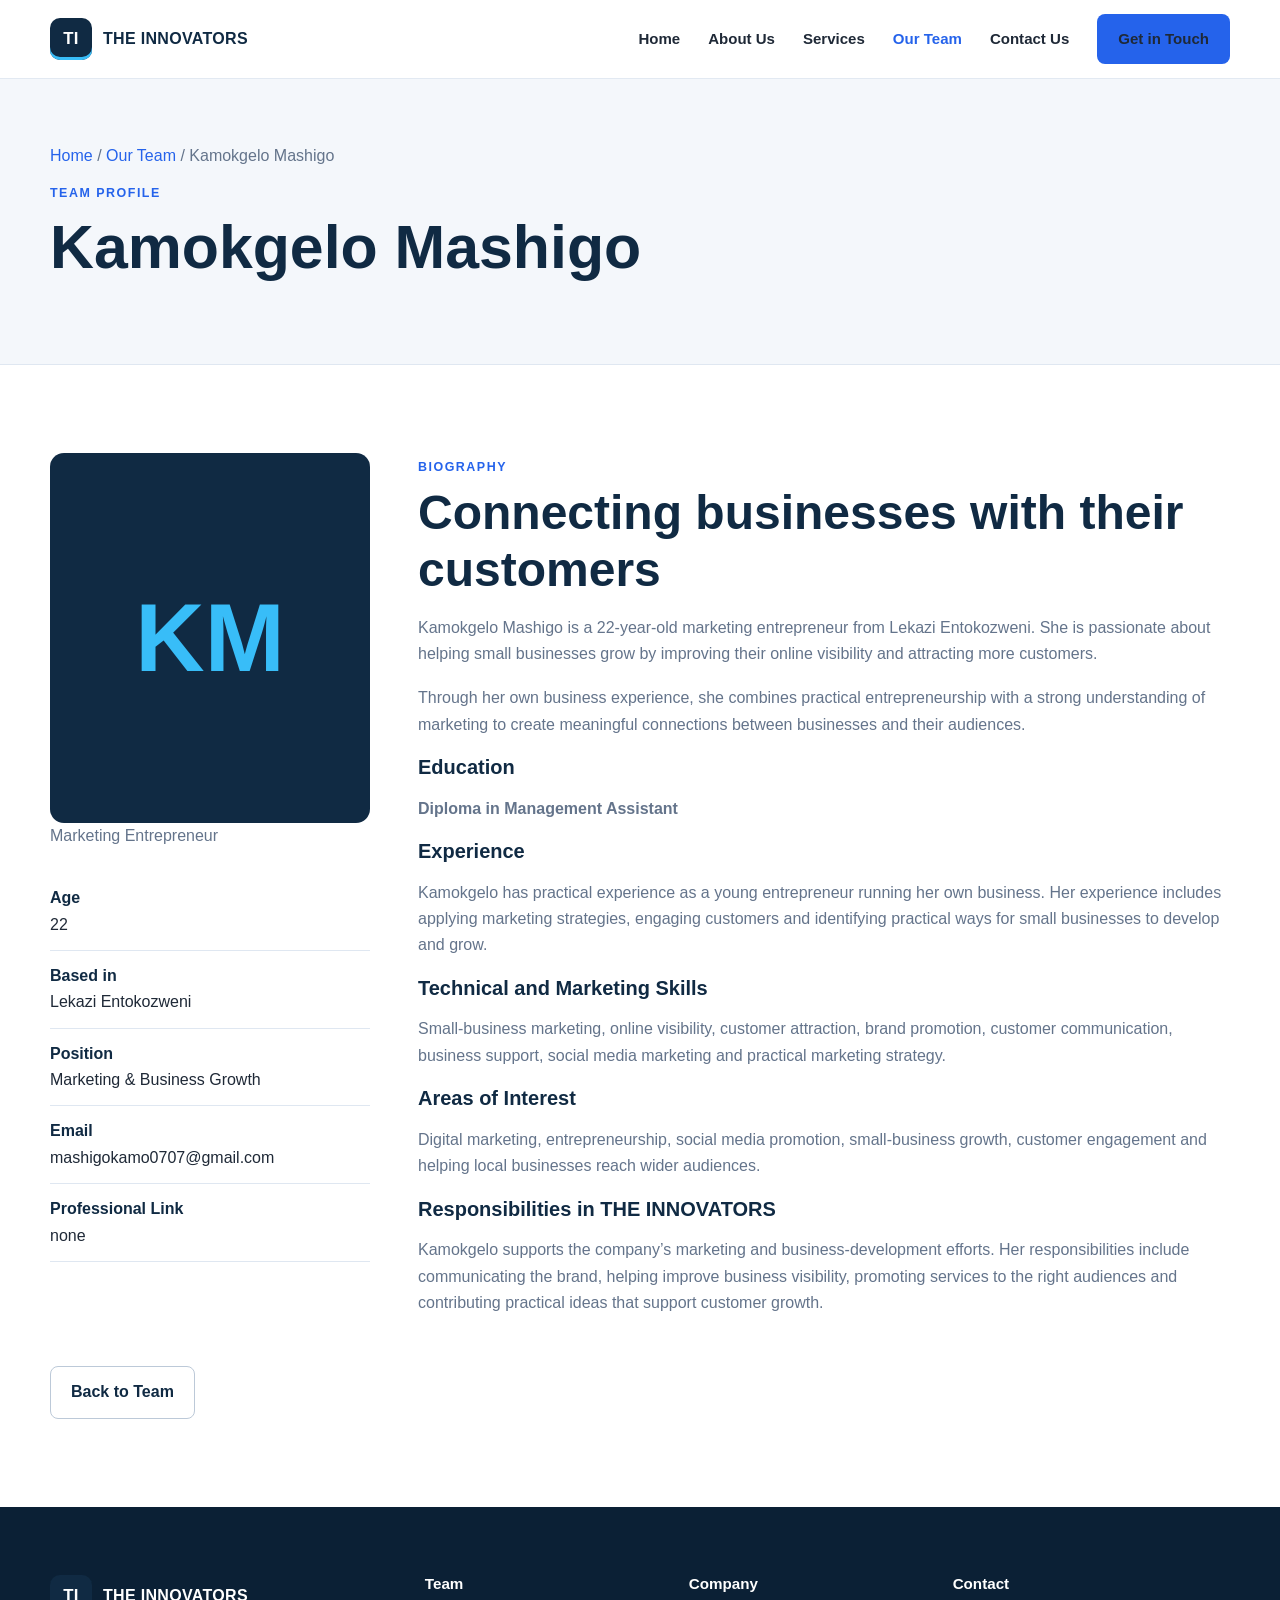
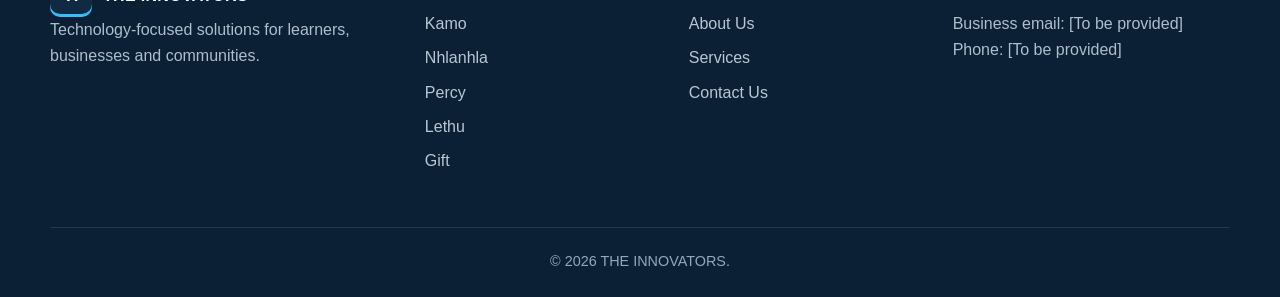
<file: team/kamo.html>
<!doctype html><html lang="en-ZA"><head><meta charset="utf-8"><meta name="viewport" content="width=device-width,initial-scale=1"><meta name="description" content="Kamokgelo Mashigo, marketing entrepreneur and team member of THE INNOVATORS."><title>Kamokgelo Mashigo | THE INNOVATORS</title><link rel="stylesheet" href="../assets/css/style.css"></head><body>
<header class="site-header"><div class="container navbar"><a class="brand" href="../index.html"><span class="brand-mark">TI</span><span class="brand-text">THE INNOVATORS</span></a><button class="nav-toggle" type="button" aria-label="Open navigation" aria-expanded="false"><span></span><span></span><span></span></button><nav class="nav-links"><a href="../index.html">Home</a><a href="../about.html">About Us</a><a href="../services.html">Services</a><a class="active" href="../team.html">Our Team</a><a href="../contact.html">Contact Us</a><a class="btn" href="../contact.html">Get in Touch</a></nav></div></header>
<main><section class="page-banner"><div class="container"><div class="breadcrumb"><a href="../index.html">Home</a> / <a href="../team.html">Our Team</a> / Kamokgelo Mashigo</div><span class="eyebrow">Team Profile</span><h1>Kamokgelo Mashigo</h1></div></section>
<section class="section"><div class="container profile-layout"><aside><div class="profile-photo" role="img" aria-label="Profile initial for Kamokgelo Mashigo">KM</div><p class="role">Marketing Entrepreneur</p><div class="profile-meta"><div><strong>Age</strong>22</div><div><strong>Based in</strong>Lekazi Entokozweni</div><div><strong>Position</strong>Marketing &amp; Business Growth</div><div><strong>Email</strong>mashigokamo0707@gmail.com</div><div><strong>Professional Link</strong>none</div></div></aside><article><span class="eyebrow">Biography</span><h2>Connecting businesses with their customers</h2><p>Kamokgelo Mashigo is a 22-year-old marketing entrepreneur from Lekazi Entokozweni. She is passionate about helping small businesses grow by improving their online visibility and attracting more customers.</p><p>Through her own business experience, she combines practical entrepreneurship with a strong understanding of marketing to create meaningful connections between businesses and their audiences.</p><h3>Education</h3><p><strong>Diploma in Management Assistant</strong></p><h3>Experience</h3><p>Kamokgelo has practical experience as a young entrepreneur running her own business. Her experience includes applying marketing strategies, engaging customers and identifying practical ways for small businesses to develop and grow.</p><h3>Technical and Marketing Skills</h3><p>Small-business marketing, online visibility, customer attraction, brand promotion, customer communication, business support, social media marketing and practical marketing strategy.</p><h3>Areas of Interest</h3><p>Digital marketing, entrepreneurship, social media promotion, small-business growth, customer engagement and helping local businesses reach wider audiences.</p><h3>Responsibilities in THE INNOVATORS</h3><p>Kamokgelo supports the company’s marketing and business-development efforts. Her responsibilities include communicating the brand, helping improve business visibility, promoting services to the right audiences and contributing practical ideas that support customer growth.</p></article></div><div class="container" style="margin-top:32px"><a class="btn btn-outline" href="../team.html">Back to Team</a></div></section></main>
<footer class="site-footer"><div class="container"><div class="footer-grid"><div><a class="brand" href="../index.html"><span class="brand-mark">TI</span><span>THE INNOVATORS</span></a><p>Technology-focused solutions for learners, businesses and communities.</p></div><div><h3 class="footer-title">Team</h3><ul class="footer-links"><li><a href="kamo.html">Kamo</a></li><li><a href="nhlanhla.html">Nhlanhla</a></li><li><a href="percy.html">Percy</a></li><li><a href="lethu.html">Lethu</a></li><li><a href="gift.html">Gift</a></li></ul></div><div><h3 class="footer-title">Company</h3><ul class="footer-links"><li><a href="../about.html">About Us</a></li><li><a href="../services.html">Services</a></li><li><a href="../contact.html">Contact Us</a></li></ul></div><div><h3 class="footer-title">Contact</h3><p>Business email: [To be provided]<br>Phone: [To be provided]</p></div></div><div class="footer-bottom">&copy; <span data-current-year></span> THE INNOVATORS.</div></div></footer><script src="../assets/js/script.js"></script></body></html>
</file>
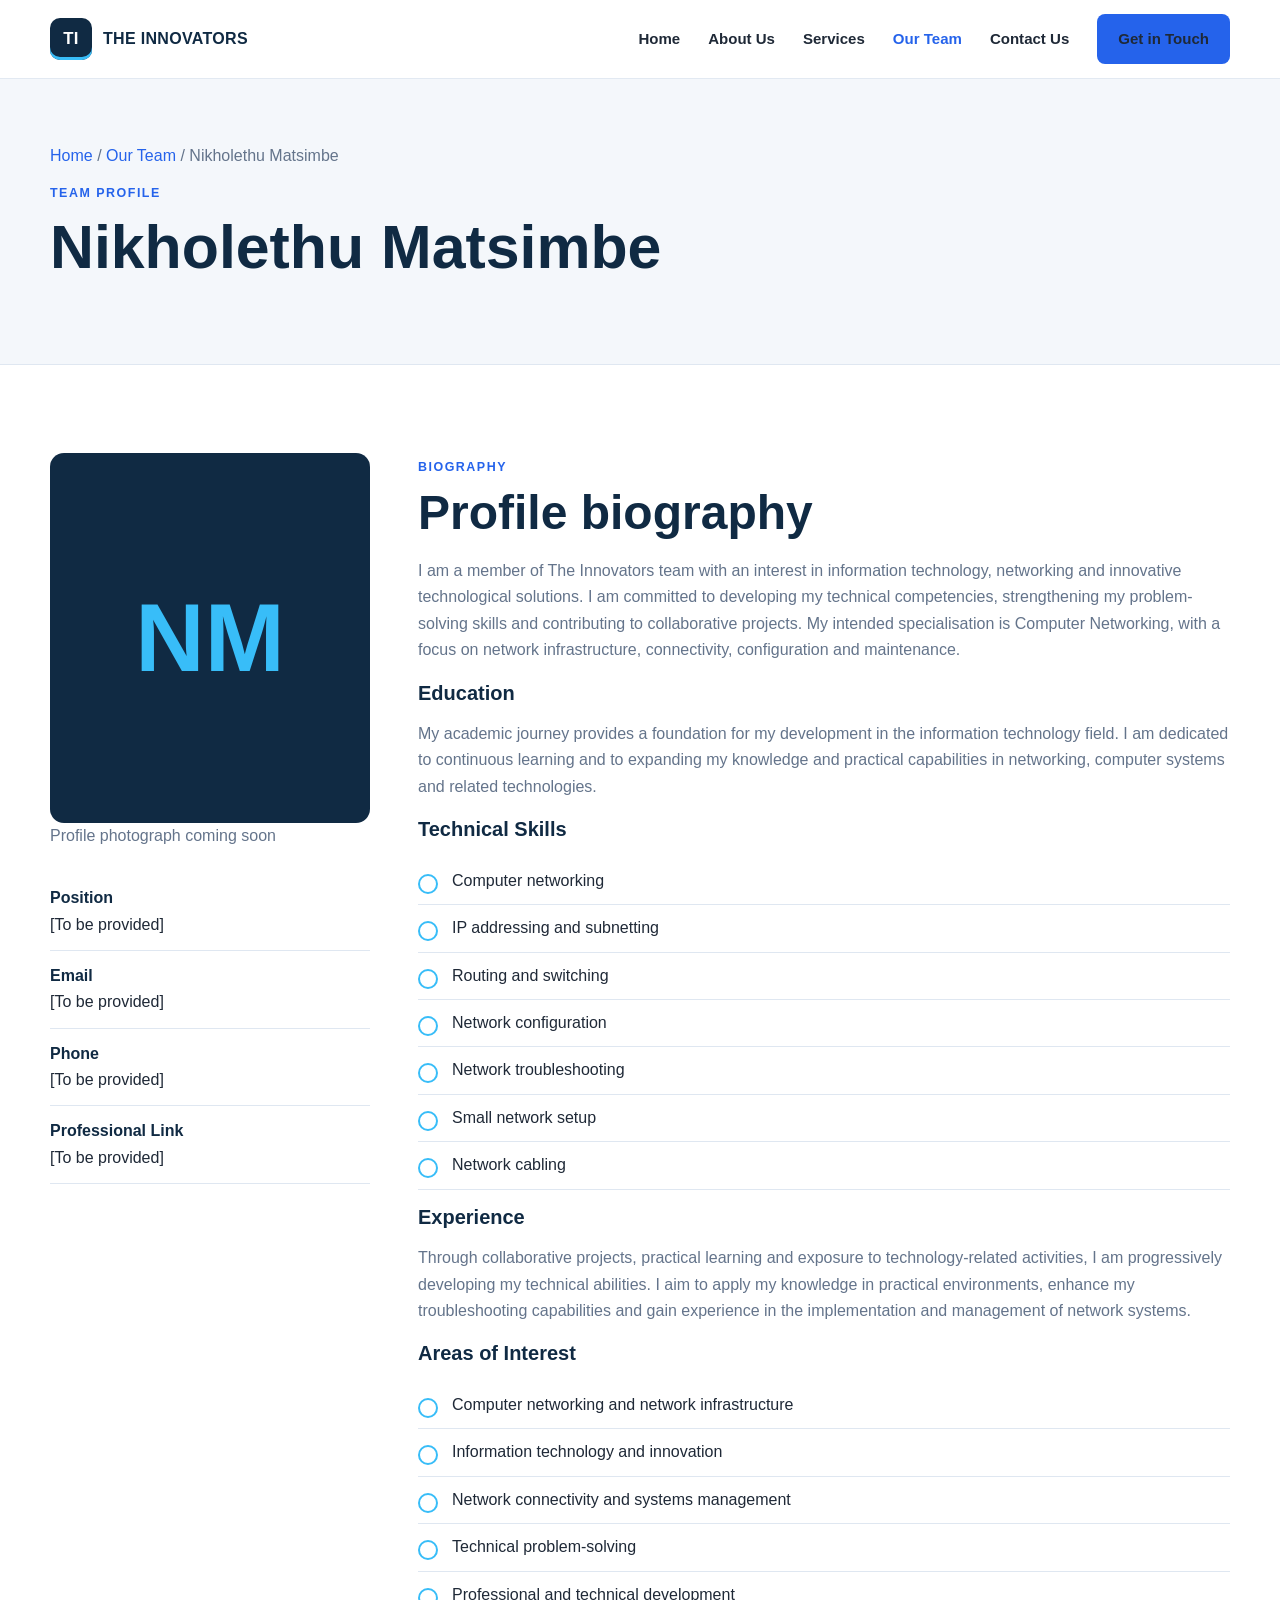
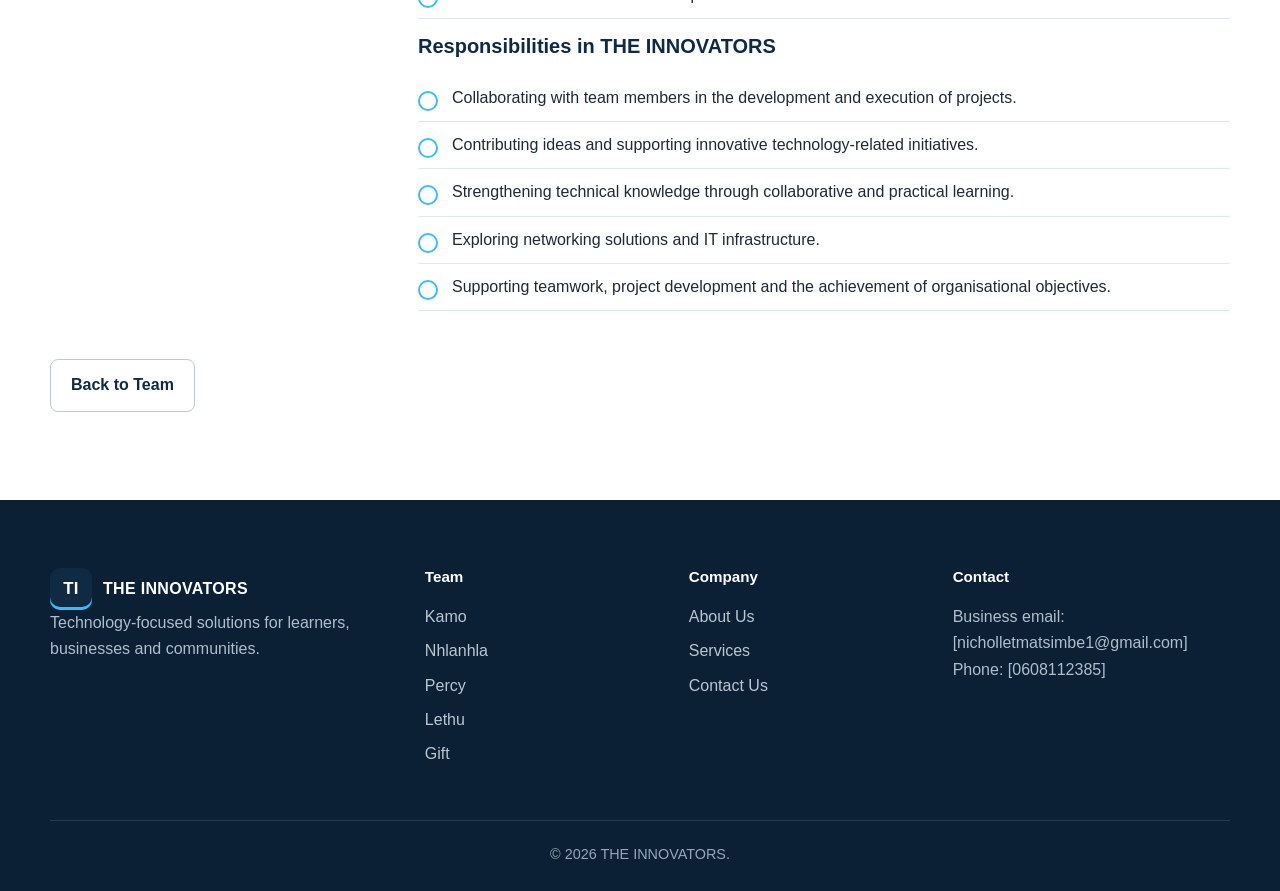
<file: team/lethu.html>
<!doctype html>
<html lang="en-ZA">
<head>
  <meta charset="utf-8">
  <meta name="viewport" content="width=device-width, initial-scale=1">
  <meta name="description" content="Nikholethu Matsimbe profile for THE INNOVATORS team.">
  <title>Nikholethu Matsimbe | THE INNOVATORS</title>
  <link rel="stylesheet" href="../assets/css/style.css">
</head>
<body>
  <header class="site-header">
    <div class="container navbar">
      <a class="brand" href="../index.html"><span class="brand-mark">TI</span><span class="brand-text">THE INNOVATORS</span></a>
      <button class="nav-toggle" type="button" aria-label="Open navigation" aria-expanded="false"><span></span><span></span><span></span></button>
      <nav class="nav-links" aria-label="Main navigation">
        <a href="../index.html">Home</a>
        <a href="../about.html">About Us</a>
        <a href="../services.html">Services</a>
        <a class="active" href="../team.html">Our Team</a>
        <a href="../contact.html">Contact Us</a>
        <a class="btn" href="../contact.html">Get in Touch</a>
      </nav>
    </div>
  </header>

  <main>
    <section class="page-banner">
      <div class="container">
        <div class="breadcrumb"><a href="../index.html">Home</a> / <a href="../team.html">Our Team</a> / Nikholethu Matsimbe</div>
        <span class="eyebrow">Team Profile</span>
        <h1>Nikholethu Matsimbe</h1>
      </div>
    </section>

    <section class="section">
      <div class="container profile-layout">
        <aside>
          <div class="profile-photo" role="img" aria-label="Profile photograph placeholder for Nikholethu Matsimbe">NM</div>
          <p class="role">Profile photograph coming soon</p>
          <div class="profile-meta">
            <div><strong>Position</strong>[To be provided]</div>
            <div><strong>Email</strong>[To be provided]</div>
            <div><strong>Phone</strong>[To be provided]</div>
            <div><strong>Professional Link</strong>[To be provided]</div>
          </div>
        </aside>

        <article>
          <span class="eyebrow">Biography</span>
          <h2>Profile biography</h2>
          <p>I am a member of The Innovators team with an interest in information technology, networking and innovative technological solutions. I am committed to developing my technical competencies, strengthening my problem-solving skills and contributing to collaborative projects. My intended specialisation is Computer Networking, with a focus on network infrastructure, connectivity, configuration and maintenance.</p>

          <h3>Education</h3>
          <p>My academic journey provides a foundation for my development in the information technology field. I am dedicated to continuous learning and to expanding my knowledge and practical capabilities in networking, computer systems and related technologies.</p>

          <h3>Technical Skills</h3>
          <ul class="check-list">
            <li>Computer networking</li>
            <li>IP addressing and subnetting</li>
            <li>Routing and switching</li>
            <li>Network configuration</li>
            <li>Network troubleshooting</li>
            <li>Small network setup</li>
            <li>Network cabling</li>
          </ul>

          <h3>Experience</h3>
          <p>Through collaborative projects, practical learning and exposure to technology-related activities, I am progressively developing my technical abilities. I aim to apply my knowledge in practical environments, enhance my troubleshooting capabilities and gain experience in the implementation and management of network systems.</p>

          <h3>Areas of Interest</h3>
          <ul class="check-list">
            <li>Computer networking and network infrastructure</li>
            <li>Information technology and innovation</li>
            <li>Network connectivity and systems management</li>
            <li>Technical problem-solving</li>
            <li>Professional and technical development</li>
          </ul>

          <h3>Responsibilities in THE INNOVATORS</h3>
          <ul class="check-list">
            <li>Collaborating with team members in the development and execution of projects.</li>
            <li>Contributing ideas and supporting innovative technology-related initiatives.</li>
            <li>Strengthening technical knowledge through collaborative and practical learning.</li>
            <li>Exploring networking solutions and IT infrastructure.</li>
            <li>Supporting teamwork, project development and the achievement of organisational objectives.</li>
          </ul>
        </article>
      </div>
      <div class="container" style="margin-top:32px">
        <a class="btn btn-outline" href="../team.html">Back to Team</a>
      </div>
    </section>
  </main>

  <footer class="site-footer">
    <div class="container">
      <div class="footer-grid">
        <div>
          <a class="brand" href="../index.html"><span class="brand-mark">TI</span><span>THE INNOVATORS</span></a>
          <p>Technology-focused solutions for learners, businesses and communities.</p>
        </div>
        <div>
          <h3 class="footer-title">Team</h3>
          <ul class="footer-links">
            <li><a href="kamo.html">Kamo</a></li>
            <li><a href="nhlanhla.html">Nhlanhla</a></li>
            <li><a href="percy.html">Percy</a></li>
            <li><a href="lethu.html">Lethu</a></li>
            <li><a href="gift.html">Gift</a></li>
          </ul>
        </div>
        <div>
          <h3 class="footer-title">Company</h3>
          <ul class="footer-links">
            <li><a href="../about.html">About Us</a></li>
            <li><a href="../services.html">Services</a></li>
            <li><a href="../contact.html">Contact Us</a></li>
          </ul>
        </div>
        <div>
          <h3 class="footer-title">Contact</h3>
          <p>Business email: [nicholletmatsimbe1@gmail.com]<br>Phone: [0608112385]</p>
        </div>
      </div>
      <div class="footer-bottom">&copy; <span data-current-year></span> THE INNOVATORS.</div>
    </div>
  </footer>
  <script src="../assets/js/script.js"></script>
</body>
</html>
</file>
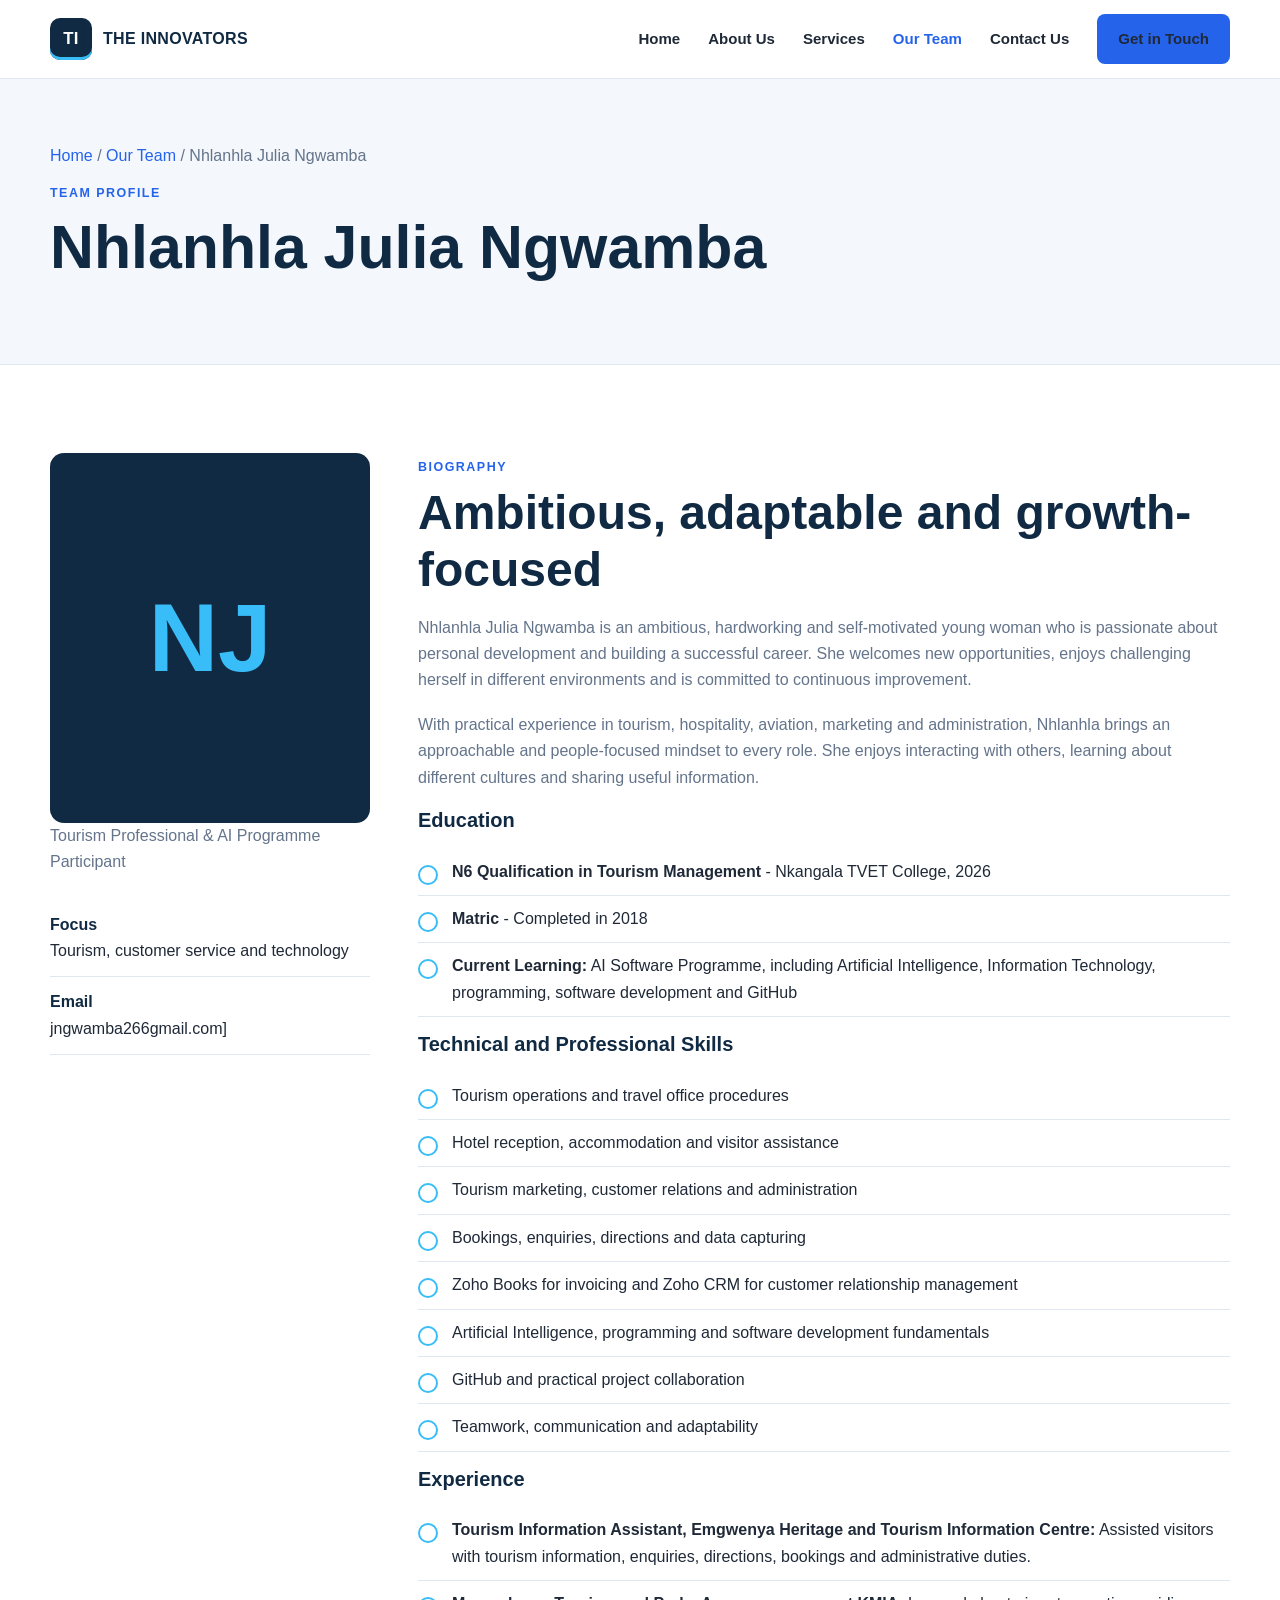
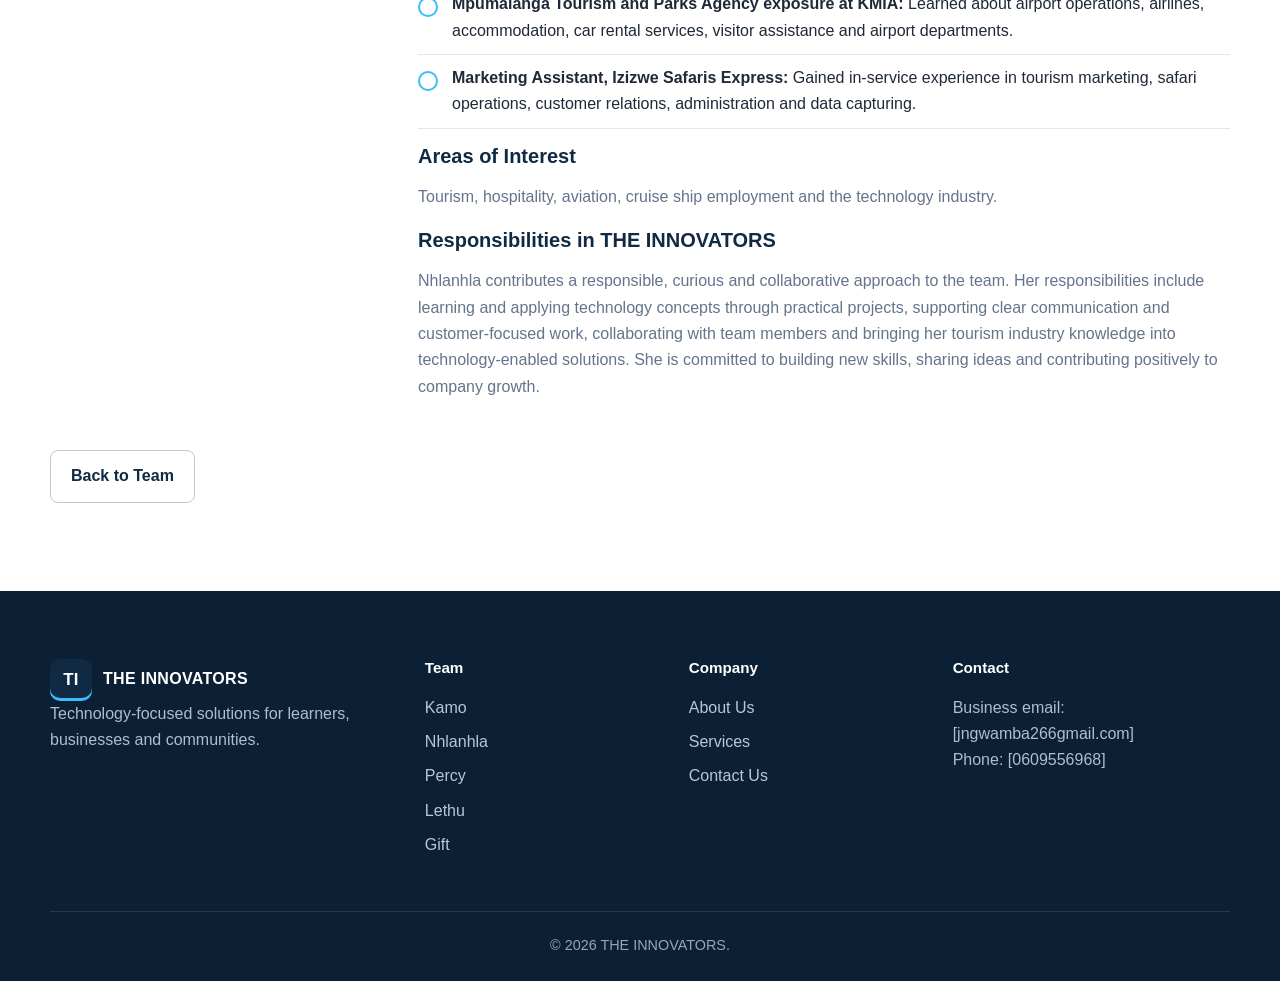
<file: team/nhlanhla.html>
<!doctype html>
<html lang="en-ZA">
<head>
  <meta charset="utf-8">
  <meta name="viewport" content="width=device-width,initial-scale=1">
  <meta name="description" content="Meet Nhlanhla Julia Ngwamba, a tourism professional and AI Software Programme participant at THE INNOVATORS.">
  <title>Nhlanhla Julia Ngwamba | THE INNOVATORS</title>
  <link rel="stylesheet" href="../assets/css/style.css">
</head>
<body>
  <header class="site-header">
    <div class="container navbar">
      <a class="brand" href="../index.html"><span class="brand-mark">TI</span><span class="brand-text">THE INNOVATORS</span></a>
      <button class="nav-toggle" type="button" aria-label="Open navigation" aria-expanded="false"><span></span><span></span><span></span></button>
      <nav class="nav-links" aria-label="Main navigation">
        <a href="../index.html">Home</a>
        <a href="../about.html">About Us</a>
        <a href="../services.html">Services</a>
        <a class="active" href="../team.html">Our Team</a>
        <a href="../contact.html">Contact Us</a>
        <a class="btn" href="../contact.html">Get in Touch</a>
      </nav>
    </div>
  </header>

  <main>
    <section class="page-banner">
      <div class="container">
        <div class="breadcrumb"><a href="../index.html">Home</a> / <a href="../team.html">Our Team</a> / Nhlanhla Julia Ngwamba</div>
        <span class="eyebrow">Team Profile</span>
        <h1>Nhlanhla Julia Ngwamba</h1>
      </div>
    </section>

    <section class="section">
      <div class="container profile-layout">
        <aside>
          <div class="profile-photo" role="img" aria-label="Nhlanhla Julia Ngwamba profile placeholder">NJ</div>
          <p class="role">Tourism Professional &amp; AI Programme Participant</p>
          <div class="profile-meta">
            <div><strong>Focus</strong>Tourism, customer service and technology</div>
            <div><strong>Email</strong>jngwamba266gmail.com]</div>
          </div>
        </aside>

        <article>
          <span class="eyebrow">Biography</span>
          <h2>Ambitious, adaptable and growth-focused</h2>
          <p>Nhlanhla Julia Ngwamba is an ambitious, hardworking and self-motivated young woman who is passionate about personal development and building a successful career. She welcomes new opportunities, enjoys challenging herself in different environments and is committed to continuous improvement.</p>
          <p>With practical experience in tourism, hospitality, aviation, marketing and administration, Nhlanhla brings an approachable and people-focused mindset to every role. She enjoys interacting with others, learning about different cultures and sharing useful information.</p>

          <h3>Education</h3>
          <ul class="check-list">
            <li><strong>N6 Qualification in Tourism Management</strong> - Nkangala TVET College, 2026</li>
            <li><strong>Matric</strong> - Completed in 2018</li>
            <li><strong>Current Learning:</strong> AI Software Programme, including Artificial Intelligence, Information Technology, programming, software development and GitHub</li>
          </ul>

          <h3>Technical and Professional Skills</h3>
          <ul class="check-list">
            <li>Tourism operations and travel office procedures</li>
            <li>Hotel reception, accommodation and visitor assistance</li>
            <li>Tourism marketing, customer relations and administration</li>
            <li>Bookings, enquiries, directions and data capturing</li>
            <li>Zoho Books for invoicing and Zoho CRM for customer relationship management</li>
            <li>Artificial Intelligence, programming and software development fundamentals</li>
            <li>GitHub and practical project collaboration</li>
            <li>Teamwork, communication and adaptability</li>
          </ul>

          <h3>Experience</h3>
          <ul class="check-list">
            <li><strong>Tourism Information Assistant, Emgwenya Heritage and Tourism Information Centre:</strong> Assisted visitors with tourism information, enquiries, directions, bookings and administrative duties.</li>
            <li><strong>Mpumalanga Tourism and Parks Agency exposure at KMIA:</strong> Learned about airport operations, airlines, accommodation, car rental services, visitor assistance and airport departments.</li>
            <li><strong>Marketing Assistant, Izizwe Safaris Express:</strong> Gained in-service experience in tourism marketing, safari operations, customer relations, administration and data capturing.</li>
          </ul>

          <h3>Areas of Interest</h3>
          <p>Tourism, hospitality, aviation, cruise ship employment and the technology industry.</p>

          <h3>Responsibilities in THE INNOVATORS</h3>
          <p>Nhlanhla contributes a responsible, curious and collaborative approach to the team. Her responsibilities include learning and applying technology concepts through practical projects, supporting clear communication and customer-focused work, collaborating with team members and bringing her tourism industry knowledge into technology-enabled solutions. She is committed to building new skills, sharing ideas and contributing positively to company growth.</p>
        </article>
      </div>

      <div class="container" style="margin-top:32px">
        <a class="btn btn-outline" href="../team.html">Back to Team</a>
      </div>
    </section>
  </main>

  <footer class="site-footer">
    <div class="container">
      <div class="footer-grid">
        <div>
          <a class="brand" href="../index.html"><span class="brand-mark">TI</span><span>THE INNOVATORS</span></a>
          <p>Technology-focused solutions for learners, businesses and communities.</p>
        </div>
        <div>
          <h3 class="footer-title">Team</h3>
          <ul class="footer-links">
            <li><a href="kamo.html">Kamo</a></li>
            <li><a href="nhlanhla.html">Nhlanhla</a></li>
            <li><a href="percy.html">Percy</a></li>
            <li><a href="lethu.html">Lethu</a></li>
            <li><a href="gift.html">Gift</a></li>
          </ul>
        </div>
        <div>
          <h3 class="footer-title">Company</h3>
          <ul class="footer-links">
            <li><a href="../about.html">About Us</a></li>
            <li><a href="../services.html">Services</a></li>
            <li><a href="../contact.html">Contact Us</a></li>
          </ul>
        </div>
        <div>
          <h3 class="footer-title">Contact</h3>
          <p>Business email: [jngwamba266gmail.com]<br>Phone: [0609556968]</p>
        </div>
      </div>
      <div class="footer-bottom">&copy; <span data-current-year></span> THE INNOVATORS.</div>
    </div>
  </footer>
  <script src="../assets/js/script.js"></script>
</body>
</html>
</file>
<file: assets/css/style.css>
:root {
  --navy: #102a43;
  --blue: #2563eb;
  --cyan: #38bdf8;
  --white: #ffffff;
  --light: #f4f7fb;
  --text: #1f2937;
  --muted: #64748b;
  --border: #dfe7f1;
  --success: #15803d;
  --error: #b91c1c;
  --shadow: 0 12px 32px rgba(16, 42, 67, 0.09);
  --radius: 14px;
  --container: 1180px;
}

* { box-sizing: border-box; }
html { scroll-behavior: smooth; overflow-x: clip; }
body {
  margin: 0;
  font-family: Inter, "Segoe UI", Arial, sans-serif;
  color: var(--text);
  background: var(--white);
  line-height: 1.65;
}
body.menu-open { overflow: hidden; }
img { max-width: 100%; height: auto; display: block; }
a { color: inherit; text-decoration: none; }
button, input, textarea { font: inherit; }
.container { width: min(calc(100% - 40px), var(--container)); margin-inline: auto; }
.section { padding: 88px 0; }
.section-light { background: var(--light); }
.section-heading { max-width: 700px; margin-bottom: 42px; }
.section-heading.center { text-align: center; margin-inline: auto; }
.eyebrow {
  display: inline-block;
  color: var(--blue);
  font-size: 0.78rem;
  font-weight: 800;
  letter-spacing: 0.12em;
  text-transform: uppercase;
  margin-bottom: 8px;
}
h1, h2, h3, h4 { margin: 0 0 16px; color: var(--navy); line-height: 1.18; }
h1 { font-size: clamp(2.5rem, 6vw, 4.7rem); }
h2 { font-size: clamp(2rem, 4vw, 3rem); }
h3 { font-size: 1.25rem; }
p { margin: 0 0 18px; color: var(--muted); }
.btn {
  display: inline-flex;
  align-items: center;
  justify-content: center;
  gap: 8px;
  min-height: 48px;
  padding: 12px 20px;
  border: 1px solid transparent;
  border-radius: 8px;
  background: var(--blue);
  color: var(--white);
  font-weight: 750;
  transition: transform 180ms ease, background 180ms ease, box-shadow 180ms ease;
  cursor: pointer;
}
.btn:hover { background: #1d4ed8; transform: translateY(-2px); box-shadow: 0 8px 20px rgba(37,99,235,.18); }
.btn-outline { background: transparent; color: var(--navy); border-color: #bcc9d8; }
.btn-outline:hover { background: var(--navy); color: var(--white); border-color: var(--navy); }
.text-link { color: var(--blue); font-weight: 750; }
.text-link:hover { text-decoration: underline; }

.site-header {
  position: sticky;
  top: 0;
  z-index: 100;
  background: rgba(255,255,255,.96);
  border-bottom: 1px solid rgba(223,231,241,.9);
  backdrop-filter: blur(10px);
}
.navbar { min-height: 78px; display: flex; align-items: center; justify-content: space-between; }
.brand { display: inline-flex; align-items: center; gap: 11px; color: var(--navy); font-weight: 900; letter-spacing: .02em; }
.brand-mark {
  width: 42px; height: 42px; border-radius: 10px;
  display: grid; place-items: center;
  background: var(--navy); color: var(--white);
  font-size: 1.05rem;
  box-shadow: inset 0 -3px 0 var(--cyan);
}
.nav-links { display: flex; align-items: center; gap: 28px; }
.nav-links a { color: var(--text); font-weight: 650; font-size: .94rem; }
.nav-links a:hover, .nav-links a.active { color: var(--blue); }
.nav-toggle {
  display: none; width: 46px; height: 46px; border: 0; background: transparent;
  flex-direction: column; align-items: center; justify-content: center; gap: 5px;
}
.nav-toggle span { width: 24px; height: 2px; background: var(--navy); transition: 180ms ease; }

.hero { padding: 72px 0 82px; background: linear-gradient(135deg, #f8fbff 0%, #eef6ff 100%); overflow: hidden; }
.hero-grid { display: grid; grid-template-columns: 1.08fr .92fr; align-items: center; gap: 60px; }
.hero h1 { max-width: 760px; }
.hero h1 span { color: var(--blue); }
.hero-copy > p { max-width: 650px; font-size: 1.12rem; }
.hero-actions { display: flex; gap: 12px; margin-top: 30px; flex-wrap: wrap; }
.hero-visual {
  min-height: 440px; border-radius: 22px; position: relative;
  background: var(--navy); overflow: hidden;
  box-shadow: var(--shadow);
}
.hero-visual::before {
  content: ""; position: absolute; inset: 0;
  background-image: linear-gradient(rgba(56,189,248,.12) 1px, transparent 1px), linear-gradient(90deg, rgba(56,189,248,.12) 1px, transparent 1px);
  background-size: 38px 38px;
}
.visual-dashboard {
  position: absolute; width: 78%; height: 68%; left: 11%; top: 16%;
  border: 1px solid rgba(255,255,255,.22); border-radius: 12px;
  background: rgba(255,255,255,.06);
}
.visual-top { height: 48px; border-bottom: 1px solid rgba(255,255,255,.12); display:flex; align-items:center; gap:7px; padding:0 15px; }
.visual-top i { width:8px; height:8px; border-radius:50%; background:var(--cyan); }
.visual-content { display:grid; grid-template-columns: 30% 1fr; gap:18px; padding:20px; height:calc(100% - 48px); }
.visual-sidebar, .visual-panel { border:1px solid rgba(255,255,255,.1); border-radius:8px; background:rgba(255,255,255,.04); }
.visual-panel { padding:16px; }
.visual-line { height:8px; border-radius:8px; background:rgba(255,255,255,.24); margin:12px 0; }
.visual-line.short { width:55%; background:var(--cyan); }
.visual-chart { height:100px; display:flex; align-items:flex-end; gap:9px; margin-top:22px; border-bottom:1px solid rgba(255,255,255,.2); }
.visual-chart span { flex:1; background:var(--cyan); border-radius:4px 4px 0 0; }

.intro-grid { display:grid; grid-template-columns:.85fr 1.15fr; gap:70px; align-items:center; }
.intro-panel {
  min-height: 360px; border-radius: var(--radius); background: var(--navy);
  display:grid; place-items:center; color:var(--white); text-align:center; padding:40px;
}
.intro-panel strong { display:block; font-size:3.6rem; line-height:1; color:var(--cyan); }
.intro-panel span { text-transform:uppercase; letter-spacing:.12em; font-weight:800; }
.grid-3, .grid-5, .grid-2 { display:grid; gap:24px; }
.grid-3 { grid-template-columns:repeat(3,1fr); }
.grid-5 { grid-template-columns:repeat(5,1fr); }
.grid-2 { grid-template-columns:repeat(2,1fr); }
.card {
  background:var(--white); border:1px solid var(--border); border-radius:var(--radius);
  padding:28px; transition:transform 180ms ease, box-shadow 180ms ease, border-color 180ms ease;
}
.card:hover { transform:translateY(-5px); border-color:#b9cbdf; box-shadow:var(--shadow); }
.icon-box {
  width:52px; height:52px; border-radius:10px; display:grid; place-items:center;
  background:#eaf2ff; color:var(--blue); margin-bottom:20px;
}
.icon-box svg { width:26px; height:26px; fill:none; stroke:currentColor; stroke-width:1.8; }
.service-card { display:flex; flex-direction:column; }
.service-card p { flex:1; }
.team-card { padding:0; overflow:hidden; }
.team-avatar {
  height:260px; display:grid; place-items:center; background:#eaf2ff;
  color:var(--navy); font-size:4.5rem; font-weight:900;
  border-bottom:1px solid var(--border);
}
.team-card-content { padding:24px; }
.team-card-content .role { color:var(--blue); font-weight:700; font-size:.9rem; }
.value-item { display:flex; gap:14px; align-items:flex-start; padding:18px 0; border-bottom:1px solid var(--border); }
.value-number { width:36px; height:36px; flex:0 0 36px; border-radius:50%; background:var(--navy); color:white; display:grid; place-items:center; font-weight:800; }

.cta { background:var(--navy); color:var(--white); text-align:center; }
.cta h2 { color:var(--white); }
.cta p { color:#cbd5e1; max-width:700px; margin-inline:auto; }
.cta .btn { background:var(--cyan); color:var(--navy); }
.site-footer { background:#0b2035; color:#dbe5ef; padding:68px 0 24px; }
.footer-grid { display:grid; grid-template-columns:1.5fr 1fr 1fr 1.25fr; gap:42px; }
.site-footer .brand { color:var(--white); }
.site-footer p { color:#aebecd; }
.footer-title { color:var(--white); font-size:.95rem; margin-bottom:18px; }
.footer-links { list-style:none; padding:0; margin:0; }
.footer-links li { margin:8px 0; }
.footer-links a { color:#b9c7d4; }
.footer-links a:hover { color:var(--cyan); }
.footer-bottom { border-top:1px solid rgba(255,255,255,.11); margin-top:44px; padding-top:22px; text-align:center; color:#95a7b8; font-size:.9rem; }

.page-banner { background:var(--light); padding:64px 0; border-bottom:1px solid var(--border); }
.page-banner h1 { font-size:clamp(2.2rem,5vw,3.8rem); }
.breadcrumb { color:var(--muted); margin-bottom:10px; }
.breadcrumb a { color:var(--blue); }

.purpose-grid { display:grid; grid-template-columns:repeat(5,1fr); gap:16px; }
.statement-card { min-height:220px; }
.statement-card h3 { color:var(--blue); }
.values-grid { display:grid; grid-template-columns:repeat(4,1fr); gap:18px; }
.value-card { text-align:center; }
.value-card .icon-box { margin-inline:auto; }

.detail-layout { display:grid; grid-template-columns:minmax(0,1.5fr) minmax(280px,.5fr); gap:48px; align-items:start; }
.detail-main { min-width:0; }
.check-list { list-style:none; padding:0; }
.check-list li { position:relative; padding:10px 0 10px 34px; border-bottom:1px solid var(--border); }
.check-list li::before { content:""; position:absolute; left:0; top:16px; width:16px; height:16px; border:2px solid var(--cyan); border-radius:50%; }
.detail-aside { position:sticky; top:110px; }

.profile-layout { display:grid; grid-template-columns:320px 1fr; gap:48px; align-items:start; }
.profile-photo { min-height:370px; border-radius:var(--radius); background:var(--navy); color:var(--cyan); display:grid; place-items:center; font-size:6rem; font-weight:900; }
.profile-meta { margin-top:24px; }
.profile-meta div { padding:12px 0; border-bottom:1px solid var(--border); }
.profile-meta strong { display:block; color:var(--navy); }

.contact-layout { display:grid; grid-template-columns:1fr .75fr; gap:48px; align-items:start; }
.form-grid { display:grid; grid-template-columns:repeat(2,1fr); gap:18px; }
.form-field { display:flex; flex-direction:column; gap:7px; }
.form-field.full { grid-column:1/-1; }
.form-field label { color:var(--navy); font-weight:700; }
.form-field input, .form-field textarea {
  width:100%; border:1px solid #cbd5e1; border-radius:8px; background:var(--white);
  padding:12px 14px; color:var(--text); outline:none;
}
.form-field textarea { min-height:150px; resize:vertical; }
.form-field input:focus, .form-field textarea:focus { border-color:var(--blue); box-shadow:0 0 0 3px rgba(37,99,235,.12); }
.form-field input[aria-invalid="true"], .form-field textarea[aria-invalid="true"] { border-color:var(--error); }
.field-error { min-height:20px; color:var(--error); font-size:.86rem; }
.form-status { display:none; margin-top:16px; padding:14px; border-radius:8px; background:#edf7f0; border:1px solid #bbdfc4; color:var(--success); }
.contact-panel { background:var(--light); border-radius:var(--radius); padding:30px; }
.contact-item { padding:14px 0; border-bottom:1px solid var(--border); }
.contact-item strong { display:block; color:var(--navy); }

:focus-visible { outline:3px solid var(--cyan); outline-offset:3px; }

@media (max-width: 980px) {
  .grid-5 { grid-template-columns:repeat(3,1fr); }
  .hero-grid, .intro-grid, .contact-layout { grid-template-columns:1fr; }
  .hero-visual { min-height:380px; }
  .footer-grid { grid-template-columns:1.5fr 1fr 1fr; }
  .footer-grid > :last-child { grid-column:1/-1; }
  .purpose-grid { grid-template-columns:repeat(2,1fr); }
  .values-grid { grid-template-columns:repeat(2,1fr); }
  .detail-layout { grid-template-columns:1fr; }
  .detail-aside { position:static; }
  .profile-layout { grid-template-columns:280px 1fr; }
}

@media (max-width: 760px) {
  .container { width:min(calc(100% - 32px), var(--container)); }
  .section { padding:64px 0; }
  .nav-toggle { display:flex; }
  .nav-links {
    position:fixed; inset:78px 0 auto 0; height:calc(100vh - 78px);
    background:var(--white); display:flex; flex-direction:column; align-items:flex-start;
    gap:0; padding:28px 24px; transform:translateX(100%); transition:transform 220ms ease;
  }
  .nav-links.open { transform:translateX(0); }
  .nav-links a { width:100%; padding:14px 0; border-bottom:1px solid var(--border); }
  .nav-links .btn { margin-top:20px; border-bottom:0; justify-content:center; }
  .nav-toggle.active span:nth-child(1) { transform:translateY(7px) rotate(45deg); }
  .nav-toggle.active span:nth-child(2) { opacity:0; }
  .nav-toggle.active span:nth-child(3) { transform:translateY(-7px) rotate(-45deg); }
  .hero { padding:52px 0 64px; }
  .hero-grid { gap:38px; }
  .hero-visual { min-height:330px; }
  .grid-3, .grid-5, .grid-2 { grid-template-columns:1fr; }
  .team-card { max-width:520px; width:100%; margin-inline:auto; }
  .team-avatar { height:300px; }
  .footer-grid { grid-template-columns:1fr 1fr; }
  .footer-grid > :first-child, .footer-grid > :last-child { grid-column:1/-1; }
  .purpose-grid, .values-grid { grid-template-columns:1fr; }
  .profile-layout { grid-template-columns:1fr; }
  .profile-photo { min-height:300px; }
  .form-grid { grid-template-columns:1fr; }
  .form-field.full { grid-column:auto; }
}

@media (max-width: 480px) {
  .brand-text { max-width:150px; line-height:1.1; }
  .hero-actions .btn { width:100%; }
  .hero-visual { min-height:270px; }
  .visual-content { padding:12px; gap:10px; }
  .footer-grid { grid-template-columns:1fr; }
  .footer-grid > * { grid-column:1/-1; }
}
</file>
